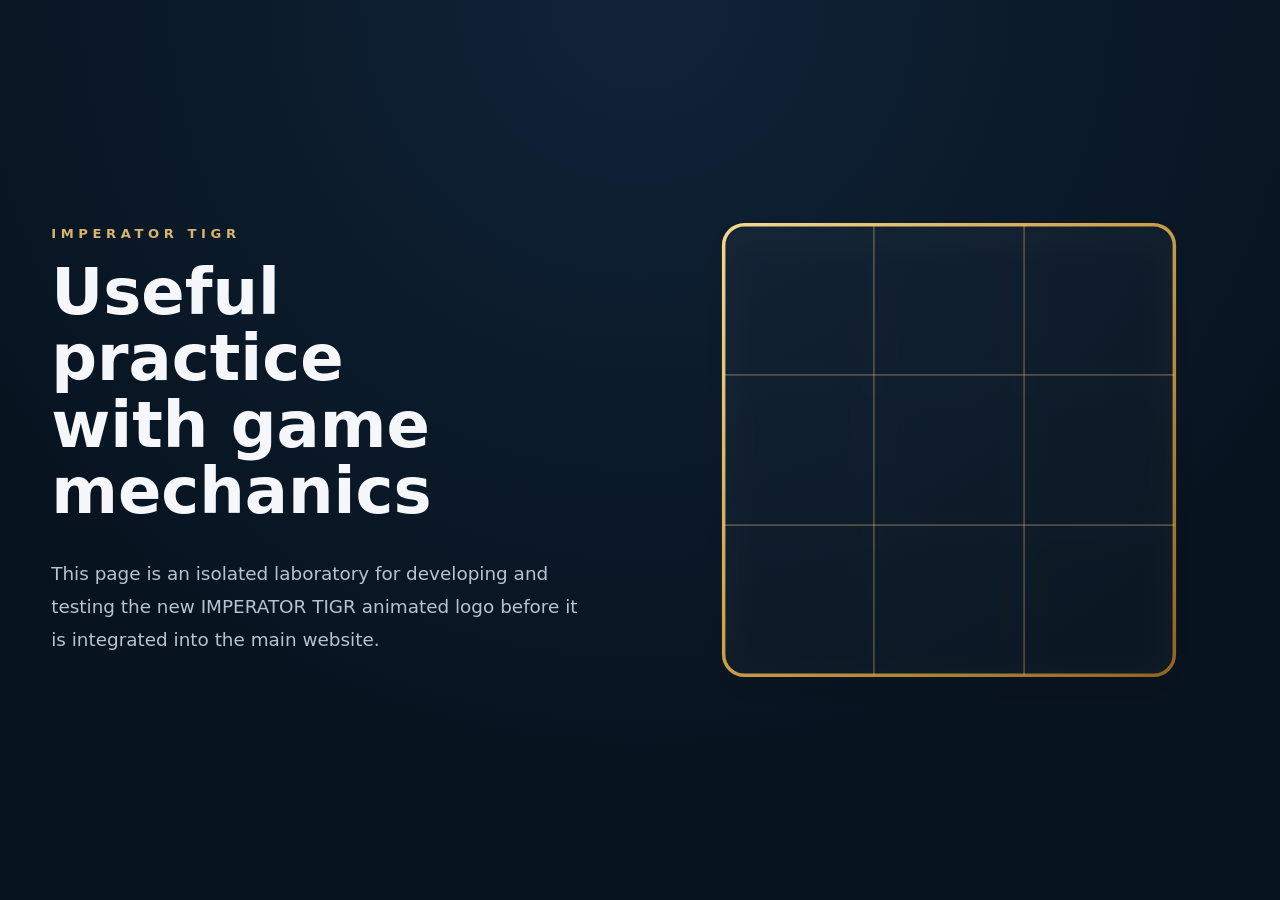
<file: concept/logo_v2/index.html>
<!DOCTYPE html>
<html lang="en">

<head>

    <meta charset="UTF-8">
    <meta name="viewport"
          content="width=device-width, initial-scale=1.0">

    <title>IMPERATOR TIGR | Logo V2 Laboratory</title>

    <link rel="stylesheet"
          href="css/logo_v2.css">

</head>

<body>

    <main class="page">

        <section class="hero">

            <div class="hero_content">

                <span class="hero_label">
                    IMPERATOR TIGR
                </span>

                <h1>
                    Useful practice<br>
                    with game mechanics
                </h1>

                <p>
                    This page is an isolated laboratory for developing and
                    testing the new IMPERATOR TIGR animated logo before it is
                    integrated into the main website.
                </p>

            </div>

            <div class="hero_logo">

                <object
                    class="logo"
                    type="image/svg+xml"
                    data="svg/logo_v2.svg"
                    aria-label="IMPERATOR TIGR logo">

                    Your browser does not support SVG.

                </object>

            </div>

        </section>

    </main>

</body>

</html>
</file>
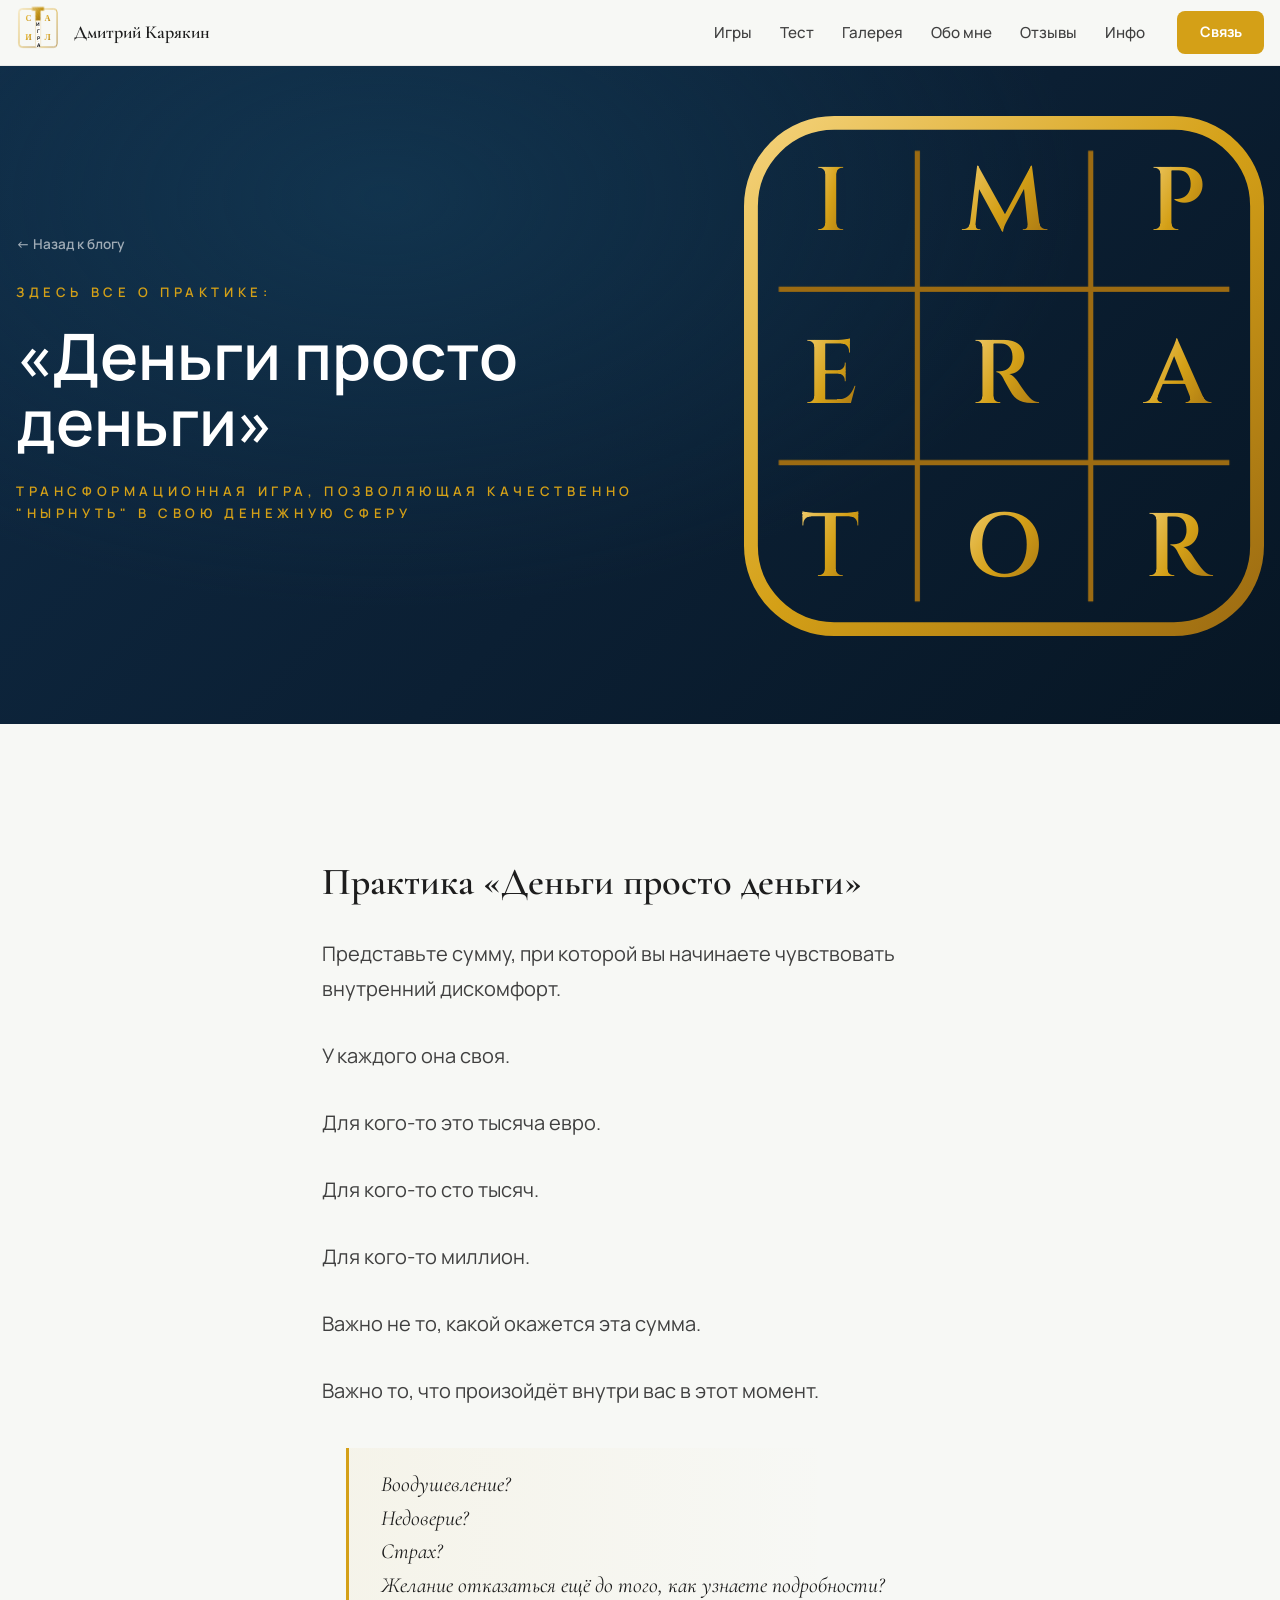
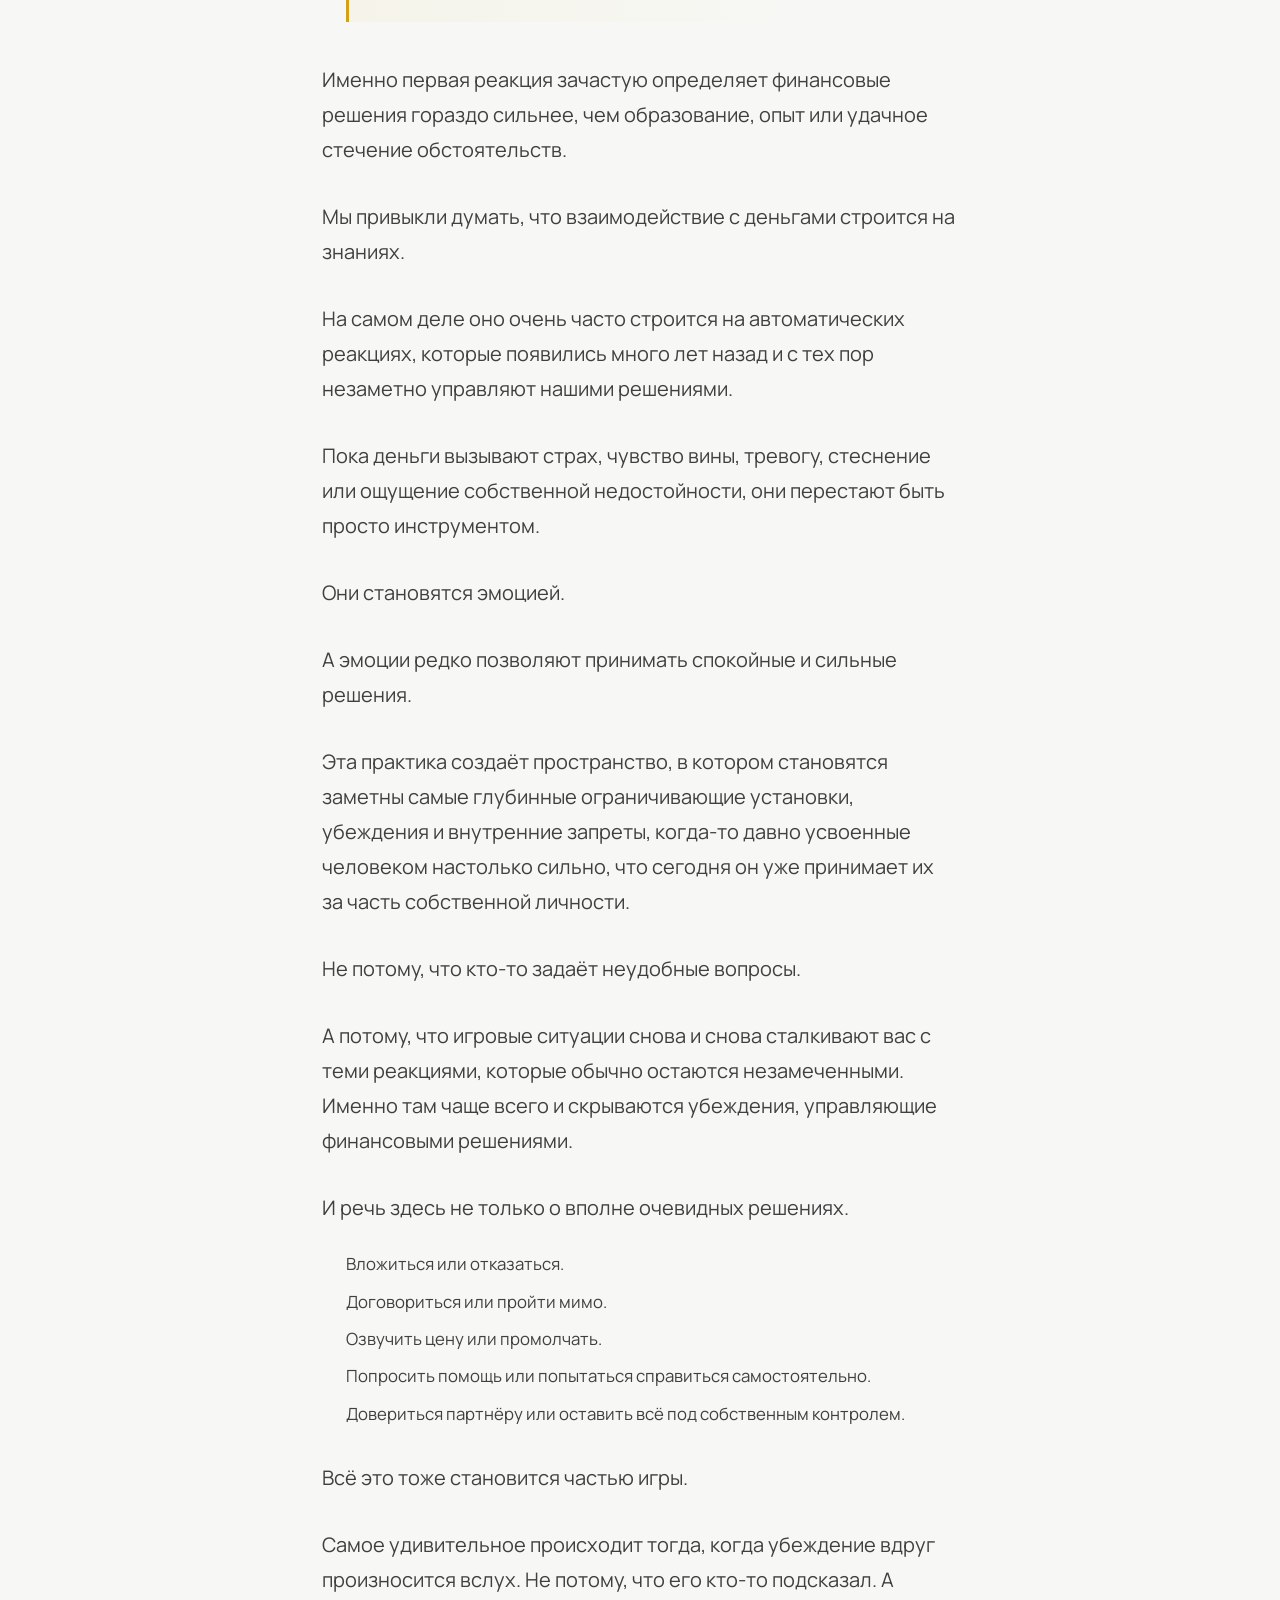
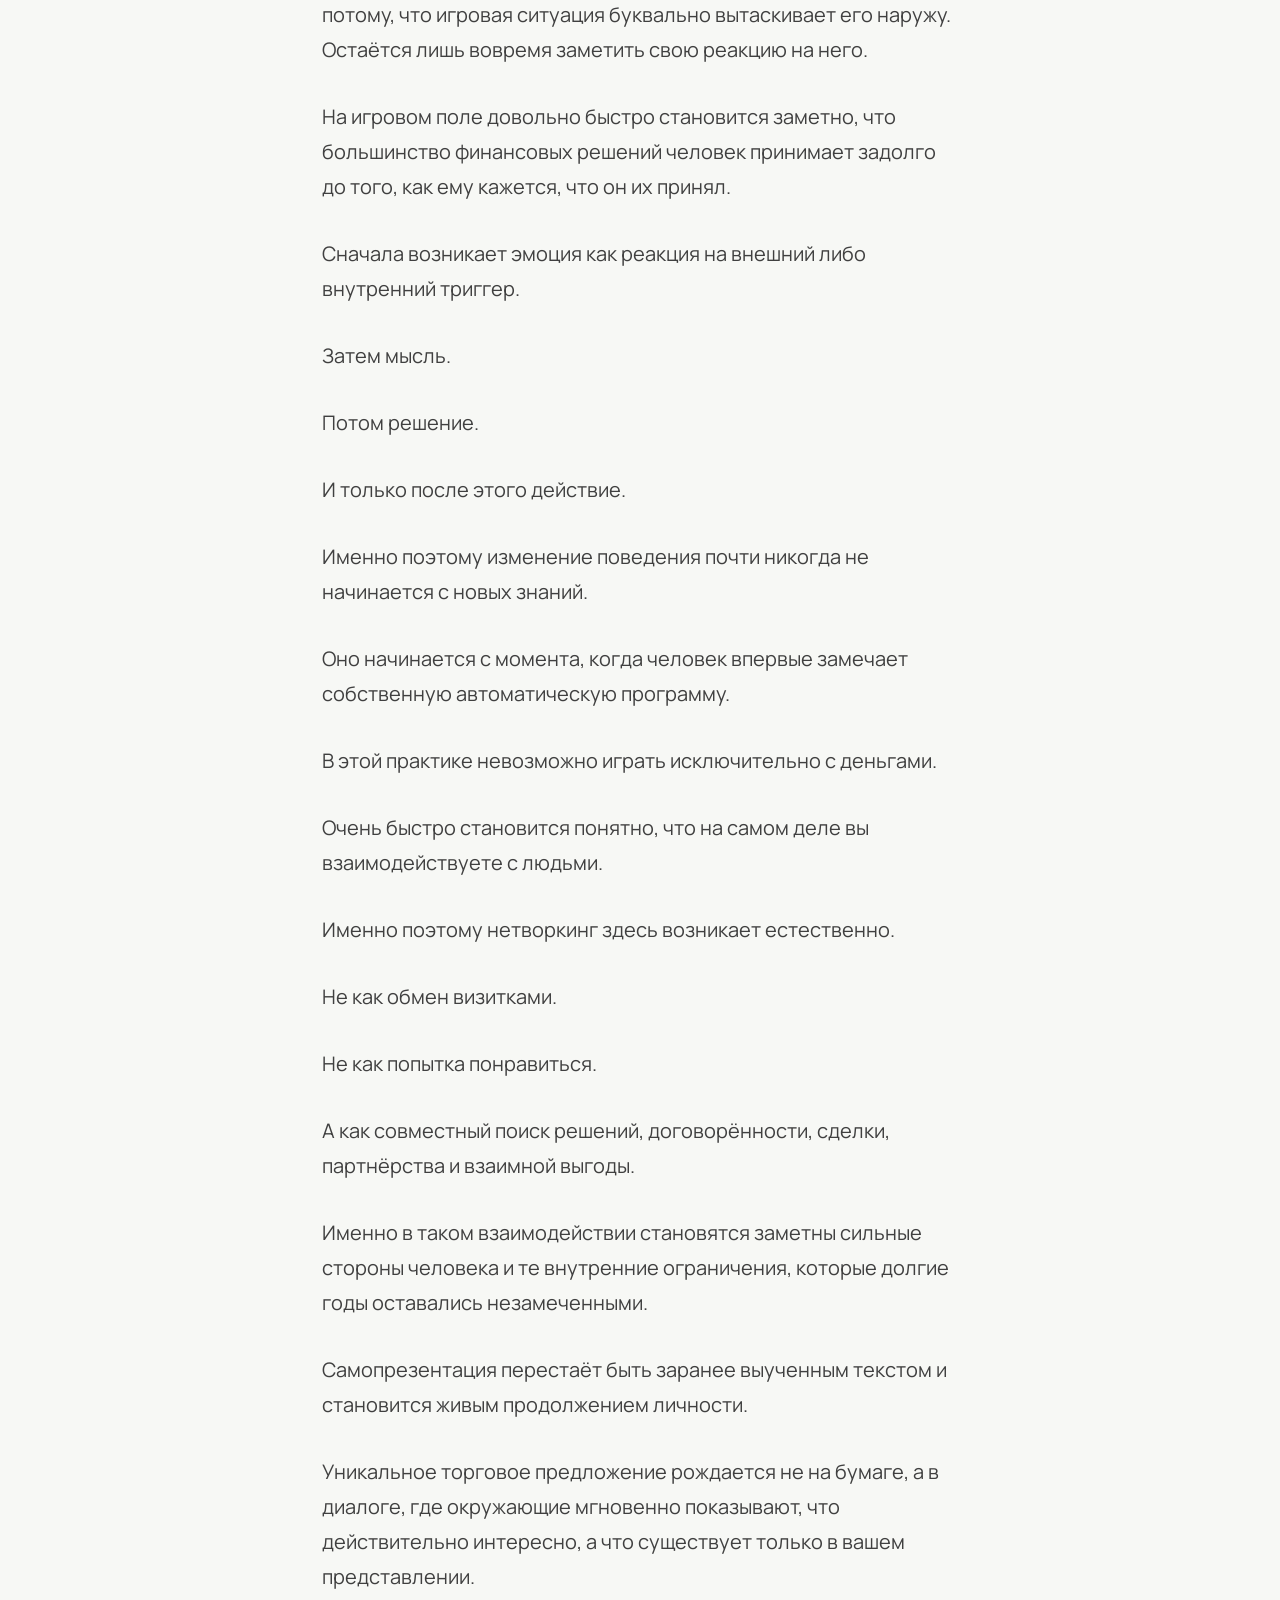
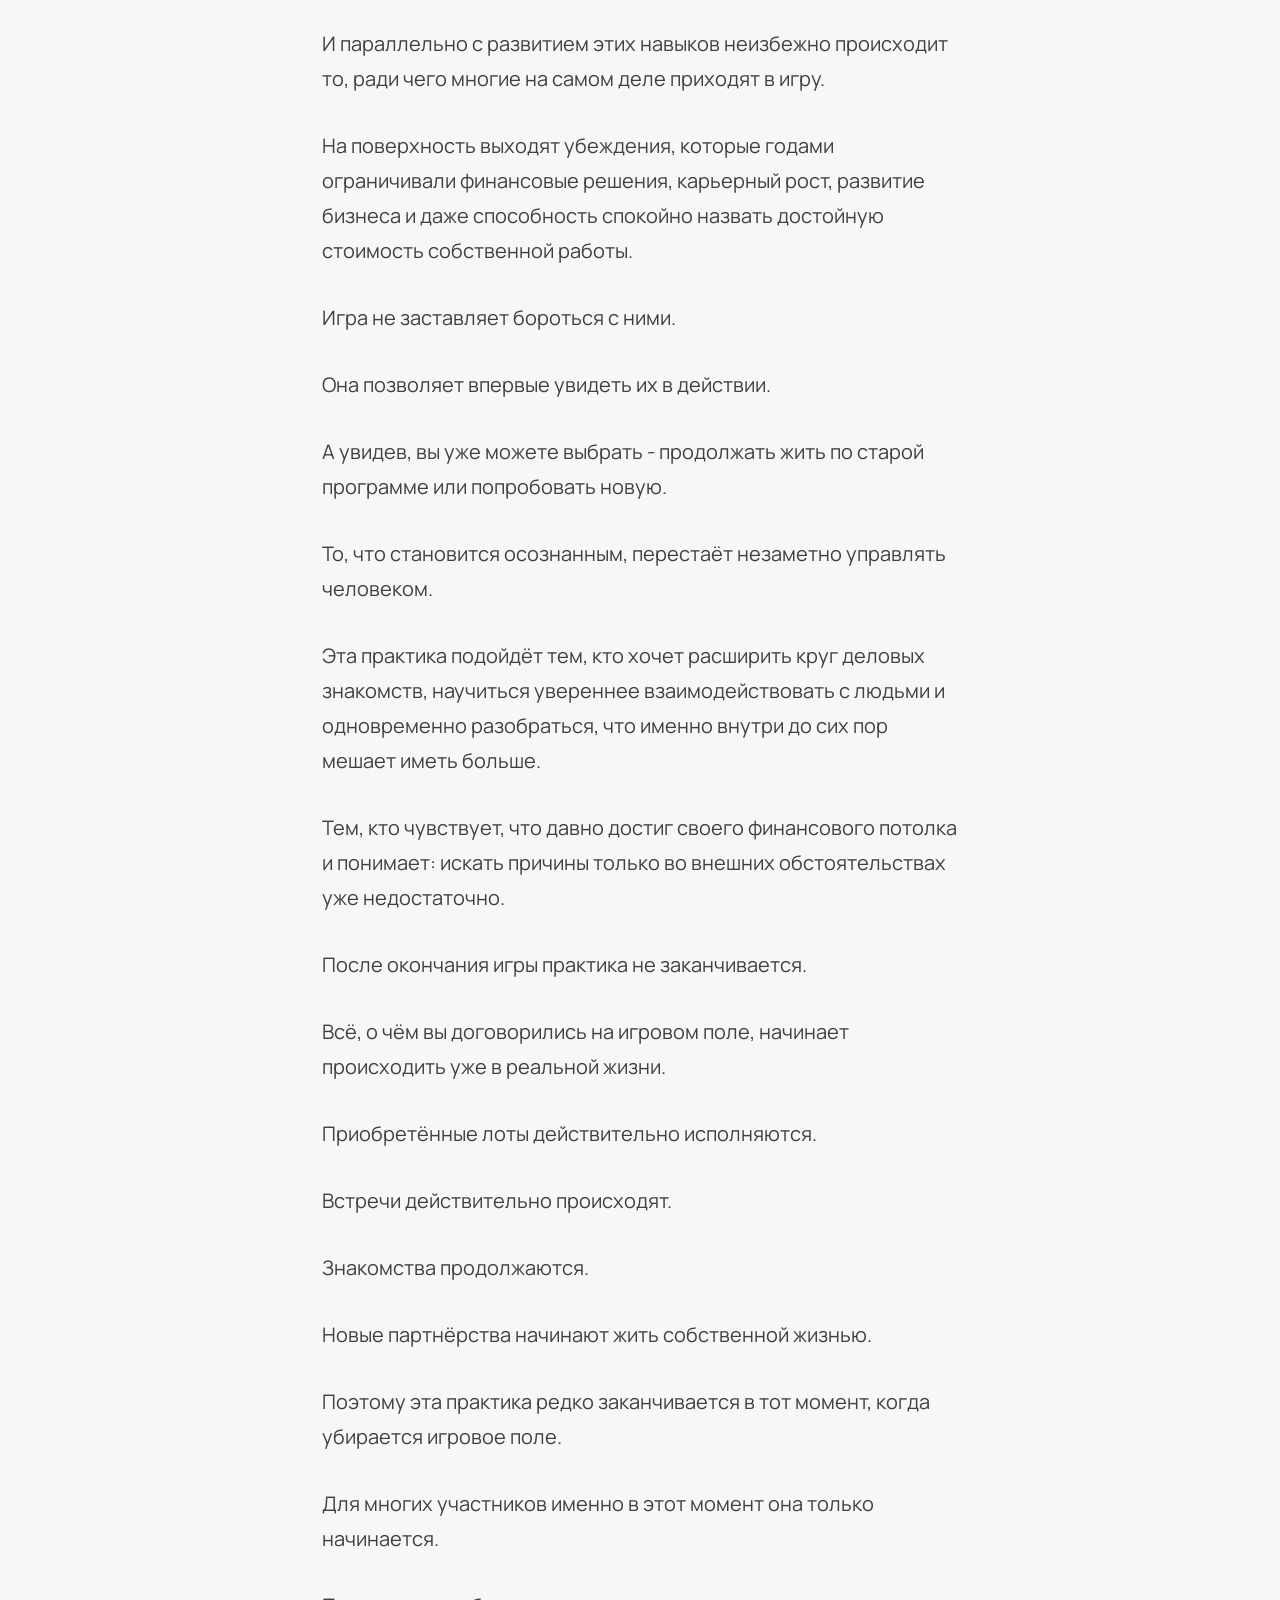
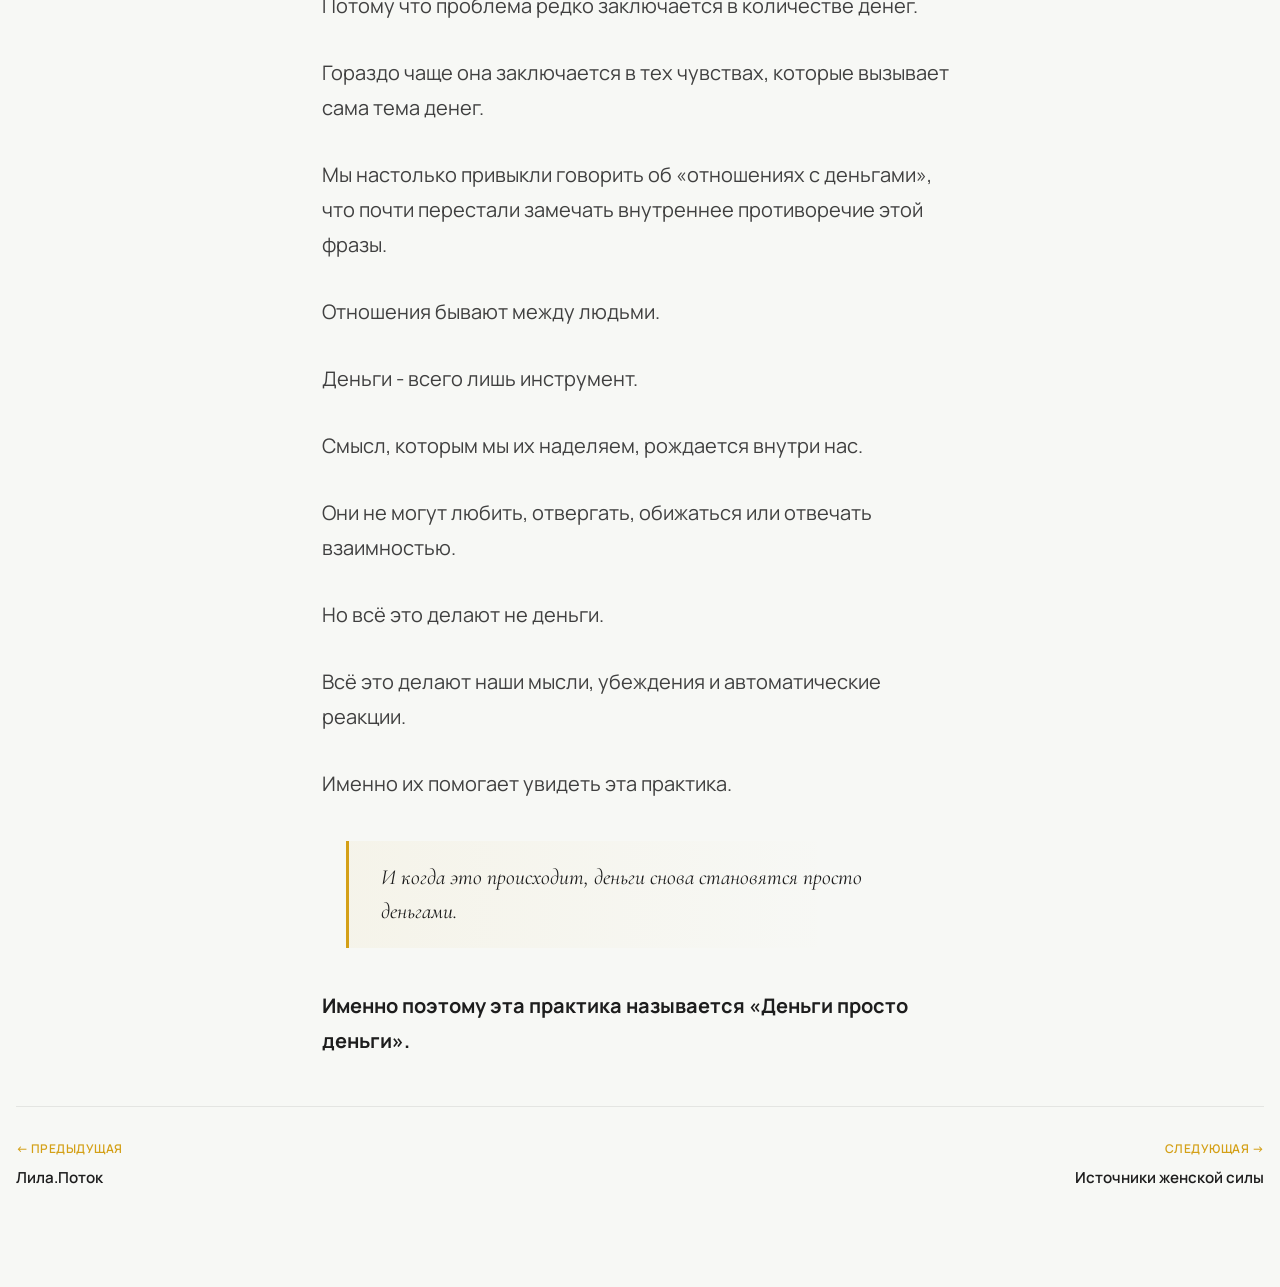
<file: blog/dpd.html>
<!DOCTYPE html>
<html lang="ru">

<head>

    <meta charset="UTF-8">

    <meta name="viewport"
          content="width=device-width, initial-scale=1.0">

    <meta name="color-scheme" content="light">

    <title>«Деньги просто деньги» | Дмитрий Карякин</title>

    <link rel="icon" type="image/svg+xml" href="../assets/icons/favicon.svg">

    <link rel="preconnect"
          href="https://fonts.googleapis.com">

    <link rel="preconnect"
          href="https://fonts.gstatic.com"
          crossorigin>

    <link href="https://fonts.googleapis.com/css2?family=Cinzel:wght@600&family=Cormorant+Garamond:wght@500;600;700&family=Manrope:wght@300;400;500;600;700;800&display=swap"
          rel="stylesheet">

    <link rel="stylesheet" href="../src/css/base/reset.css">
    <link rel="stylesheet" href="../src/css/base/tokens.css">
    <link rel="stylesheet" href="../src/css/base/typography.css">
    <link rel="stylesheet" href="../src/css/layout/layout.css">
    <link rel="stylesheet" href="../src/css/components/header.css">
    <link rel="stylesheet" href="../src/css/components/logo.css">
    <link rel="stylesheet" href="../src/css/components/logo-sila.css">
    <link rel="stylesheet" href="../src/css/pages/post.css">
    <link rel="stylesheet" href="../src/css/utilities/utilities.css">

</head>

<body>

    <site-header></site-header>

    <main>

        <section class="post-hero">

            <div class="container post-hero-grid">

                <div class="post-hero-text">

                    <a class="post-hero-back" href="../index.html#blog">← Назад к блогу</a>

                    <span class="post-hero-eyebrow">Здесь все о практике:</span>

                    <h1 class="post-hero-title">«Деньги просто деньги»</h1>

                    <span class="post-hero-eyebrow">Трансформационная игра, позволяющая качественно "нырнуть" в свою денежную сферу</span>

                </div>

                <div class="post-hero-logo" data-photo="../assets/images/dpd.jpg">

                    <site-logo></site-logo>

                </div>

            </div>

        </section>

        <section class="post">

            <div class="container">

                <div class="post-stub">
                    <section class="practice-description">

  <h2>Практика «Деньги просто деньги»</h2>

  <p>
    Представьте сумму, при которой вы начинаете чувствовать внутренний дискомфорт.
  </p>

  <p>
    У каждого она своя.
  </p>

  <p>Для кого-то это тысяча евро.</p>

  <p>Для кого-то сто тысяч.</p>

  <p>Для кого-то миллион.</p>

  <p>
    Важно не то, какой окажется эта сумма.
  </p>

  <p>
    Важно то, что произойдёт внутри вас в этот момент.
  </p>

  <blockquote>
    Воодушевление?<br>
    Недоверие?<br>
    Страх?<br>
    Желание отказаться ещё до того, как узнаете подробности?
  </blockquote>

  <p>
    Именно первая реакция зачастую определяет финансовые решения гораздо сильнее, чем образование, опыт или удачное стечение обстоятельств.
  </p>

  <p>
    Мы привыкли думать, что взаимодействие с деньгами строится на знаниях.
  </p>

  <p>
    На самом деле оно очень часто строится на автоматических реакциях, которые появились много лет назад и с тех пор незаметно управляют нашими решениями.
  </p>

  <p>
    Пока деньги вызывают страх, чувство вины, тревогу, стеснение или ощущение собственной недостойности, они перестают быть просто инструментом.
  </p>

  <p>
    Они становятся эмоцией.
  </p>

  <p>
    А эмоции редко позволяют принимать спокойные и сильные решения.
  </p>

  <p>
    Эта практика создаёт пространство, в котором становятся заметны самые глубинные ограничивающие установки, убеждения и внутренние запреты, когда-то давно усвоенные человеком настолько сильно, что сегодня он уже принимает их за часть собственной личности.
  </p>

  <p>
    Не потому, что кто-то задаёт неудобные вопросы.
  </p>

  <p>
    А потому, что игровые ситуации снова и снова сталкивают вас с теми реакциями, которые обычно остаются незамеченными. Именно там чаще всего и скрываются убеждения, управляющие финансовыми решениями.
  </p>

  <p>
    И речь здесь не только о вполне очевидных решениях.
  </p>

  <ul>
    <li>Вложиться или отказаться.</li>
    <li>Договориться или пройти мимо.</li>
    <li>Озвучить цену или промолчать.</li>
    <li>Попросить помощь или попытаться справиться самостоятельно.</li>
    <li>Довериться партнёру или оставить всё под собственным контролем.</li>
  </ul>

  <p>
    Всё это тоже становится частью игры.
  </p>

  <p>
    Самое удивительное происходит тогда, когда убеждение вдруг произносится вслух. Не потому, что его кто-то подсказал. А потому, что игровая ситуация буквально вытаскивает его наружу. Остаётся лишь вовремя заметить свою реакцию на него.
  </p>

  <p>
    На игровом поле довольно быстро становится заметно, что большинство финансовых решений человек принимает задолго до того, как ему кажется, что он их принял.
  </p>

  <p>Сначала возникает эмоция как реакция на внешний либо внутренний триггер.</p>

  <p>Затем мысль.</p>

  <p>Потом решение.</p>

  <p>И только после этого действие.</p>

  <p>
    Именно поэтому изменение поведения почти никогда не начинается с новых знаний.
  </p>

  <p>
    Оно начинается с момента, когда человек впервые замечает собственную автоматическую программу.
  </p>

  <p>
    В этой практике невозможно играть исключительно с деньгами.
  </p>

  <p>
    Очень быстро становится понятно, что на самом деле вы взаимодействуете с людьми.
  </p>

  <p>
    Именно поэтому нетворкинг здесь возникает естественно.
  </p>

  <p>Не как обмен визитками.</p>

  <p>Не как попытка понравиться.</p>

  <p>
    А как совместный поиск решений, договорённости, сделки, партнёрства и взаимной выгоды.
  </p>

  <p>
    Именно в таком взаимодействии становятся заметны сильные стороны человека и те внутренние ограничения, которые долгие годы оставались незамеченными.
  </p>

  <p>
    Самопрезентация перестаёт быть заранее выученным текстом и становится живым продолжением личности.
  </p>

  <p>
    Уникальное торговое предложение рождается не на бумаге, а в диалоге, где окружающие мгновенно показывают, что действительно интересно, а что существует только в вашем представлении.
  </p>

  <p>
    И параллельно с развитием этих навыков неизбежно происходит то, ради чего многие на самом деле приходят в игру.
  </p>

  <p>
    На поверхность выходят убеждения, которые годами ограничивали финансовые решения, карьерный рост, развитие бизнеса и даже способность спокойно назвать достойную стоимость собственной работы.
  </p>

  <p>Игра не заставляет бороться с ними.</p>

  <p>Она позволяет впервые увидеть их в действии.</p>

  <p>
    А увидев, вы уже можете выбрать - продолжать жить по старой программе или попробовать новую.
  </p>

  <p>
    То, что становится осознанным, перестаёт незаметно управлять человеком.
  </p>

  <p>
    Эта практика подойдёт тем, кто хочет расширить круг деловых знакомств, научиться увереннее взаимодействовать с людьми и одновременно разобраться, что именно внутри до сих пор мешает иметь больше.
  </p>

  <p>
    Тем, кто чувствует, что давно достиг своего финансового потолка и понимает: искать причины только во внешних обстоятельствах уже недостаточно.
  </p>

  <p>
    После окончания игры практика не заканчивается.
  </p>

  <p>
    Всё, о чём вы договорились на игровом поле, начинает происходить уже в реальной жизни.
  </p>

  <p>Приобретённые лоты действительно исполняются.</p>

  <p>Встречи действительно происходят.</p>

  <p>Знакомства продолжаются.</p>

  <p>Новые партнёрства начинают жить собственной жизнью.</p>

  <p>
    Поэтому эта практика редко заканчивается в тот момент, когда убирается игровое поле.
  </p>

  <p>
    Для многих участников именно в этот момент она только начинается.
  </p>

  <p>
    Потому что проблема редко заключается в количестве денег.
  </p>

  <p>
    Гораздо чаще она заключается в тех чувствах, которые вызывает сама тема денег.
  </p>

  <p>
    Мы настолько привыкли говорить об «отношениях с деньгами», что почти перестали замечать внутреннее противоречие этой фразы.
  </p>

  <p>Отношения бывают между людьми.</p>

  <p>Деньги - всего лишь инструмент.</p>

  <p>Смысл, которым мы их наделяем, рождается внутри нас.</p>

  <p>Они не могут любить, отвергать, обижаться или отвечать взаимностью.</p>

  <p>Но всё это делают не деньги.</p>

  <p>Всё это делают наши мысли, убеждения и автоматические реакции.</p>

  <p>
    Именно их помогает увидеть эта практика.
  </p>

  <blockquote>
    И когда это происходит, деньги снова становятся просто деньгами.
  </blockquote>

  <p>
    <strong>Именно поэтому эта практика называется «Деньги просто деньги».</strong>
  </p>

</section>
                </div>

                <nav class="post-nav" id="post-nav"></nav>

            </div>

        </section>

    </main>

    <script type="module" src="../src/js/app.js"></script>

    <body data-post-slug="dpd"></body>

</body>

</html>
</file>
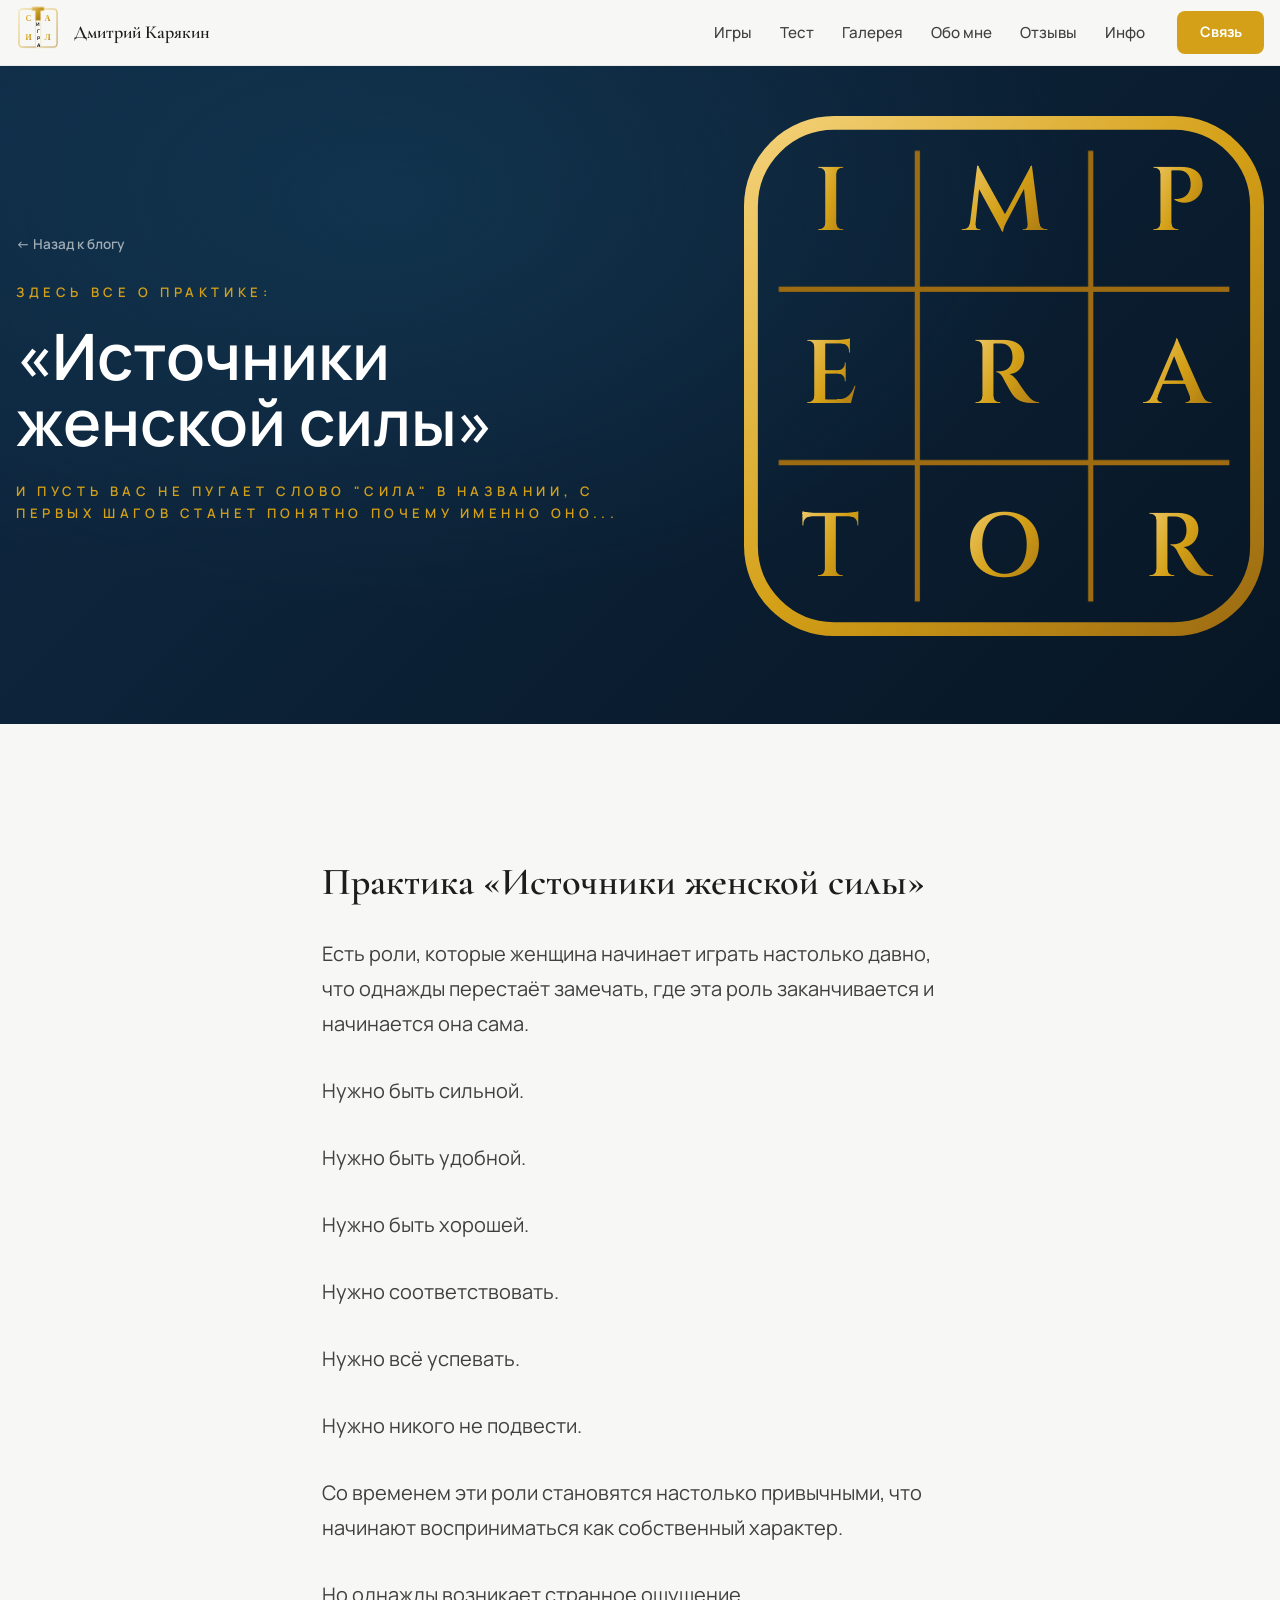
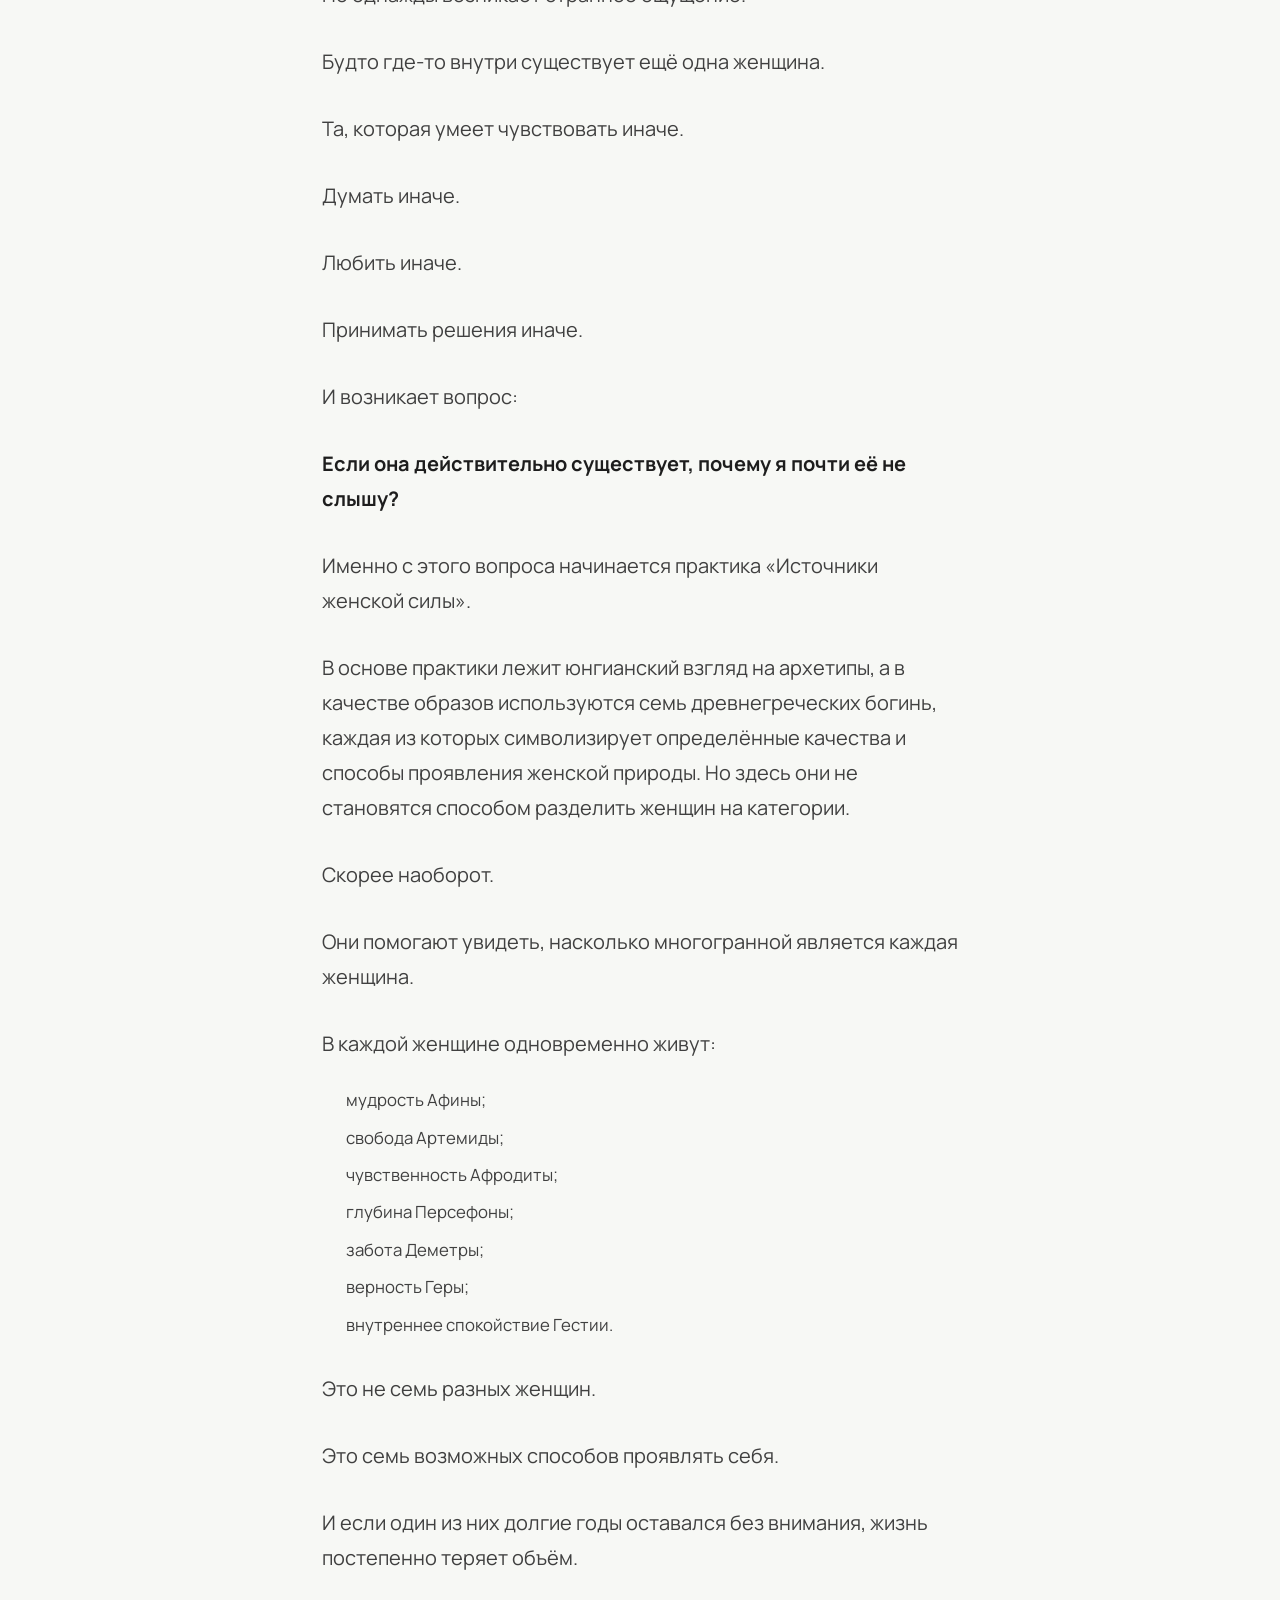
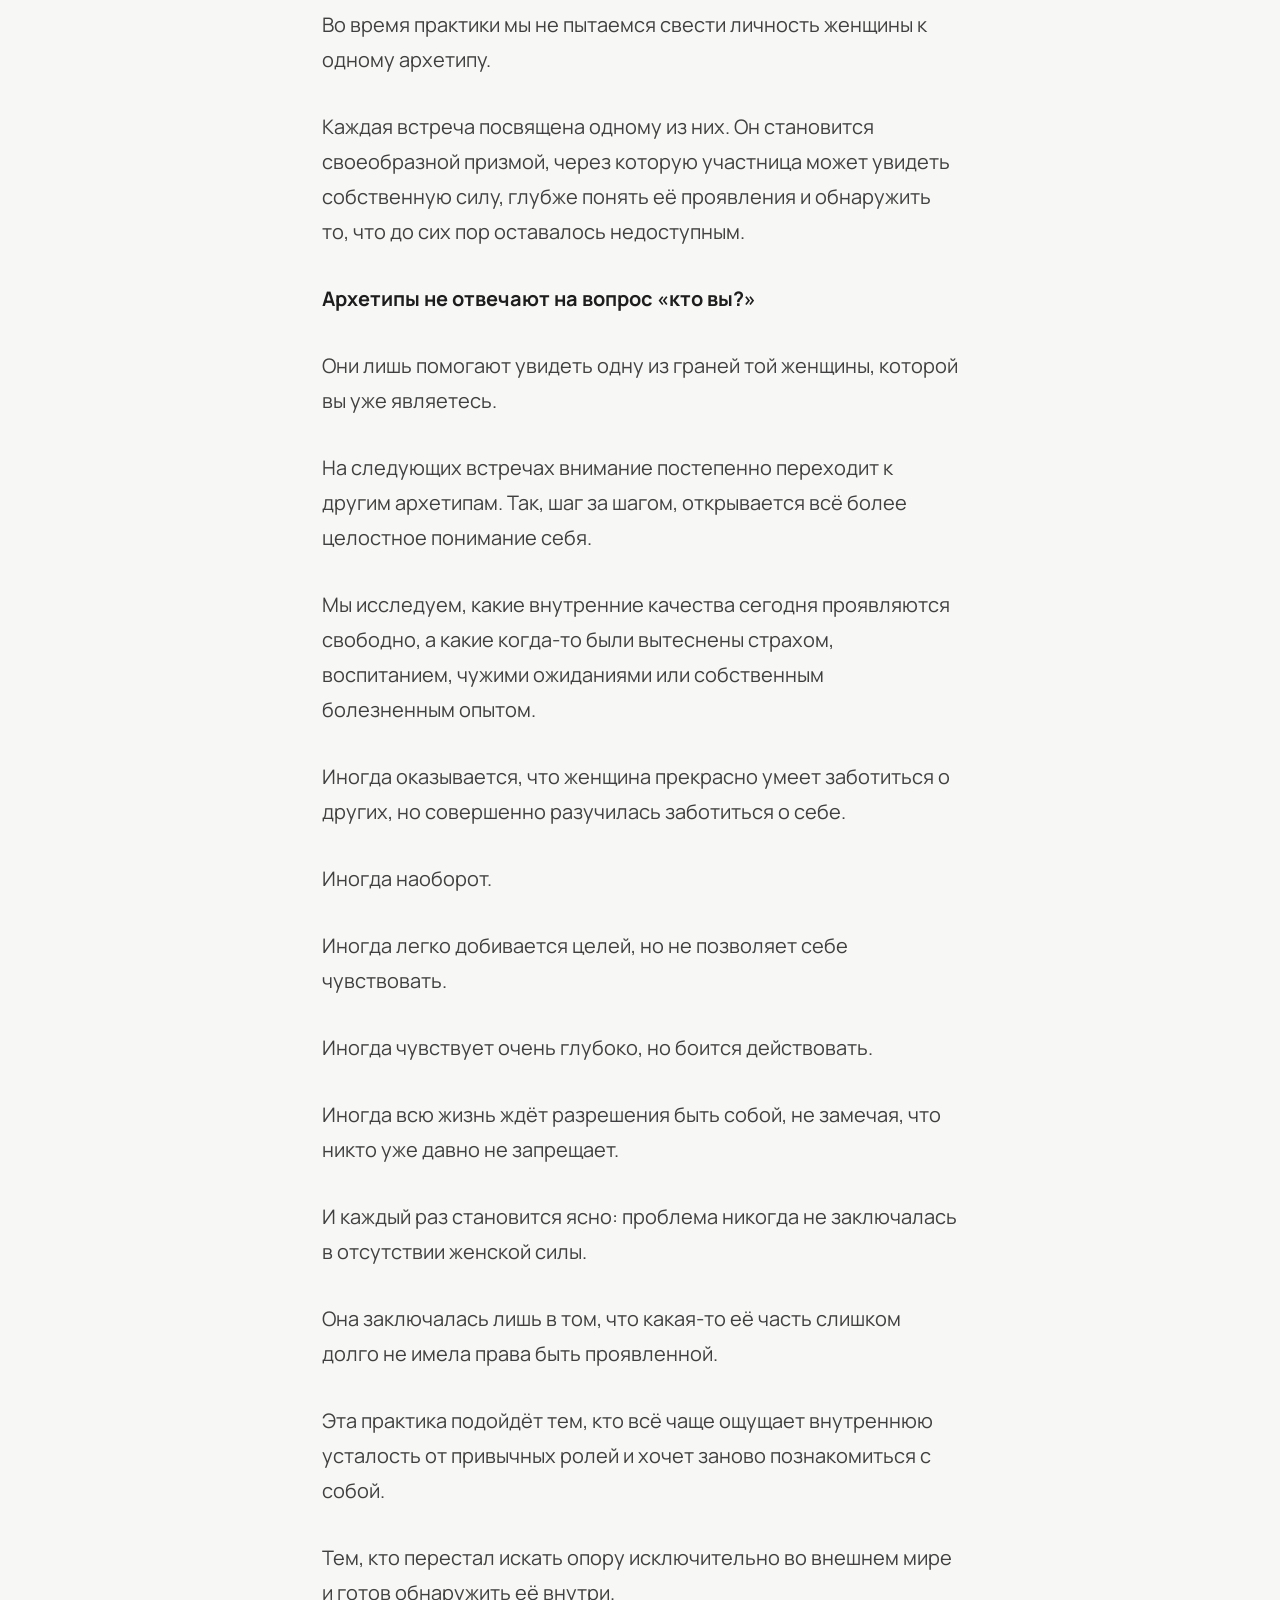
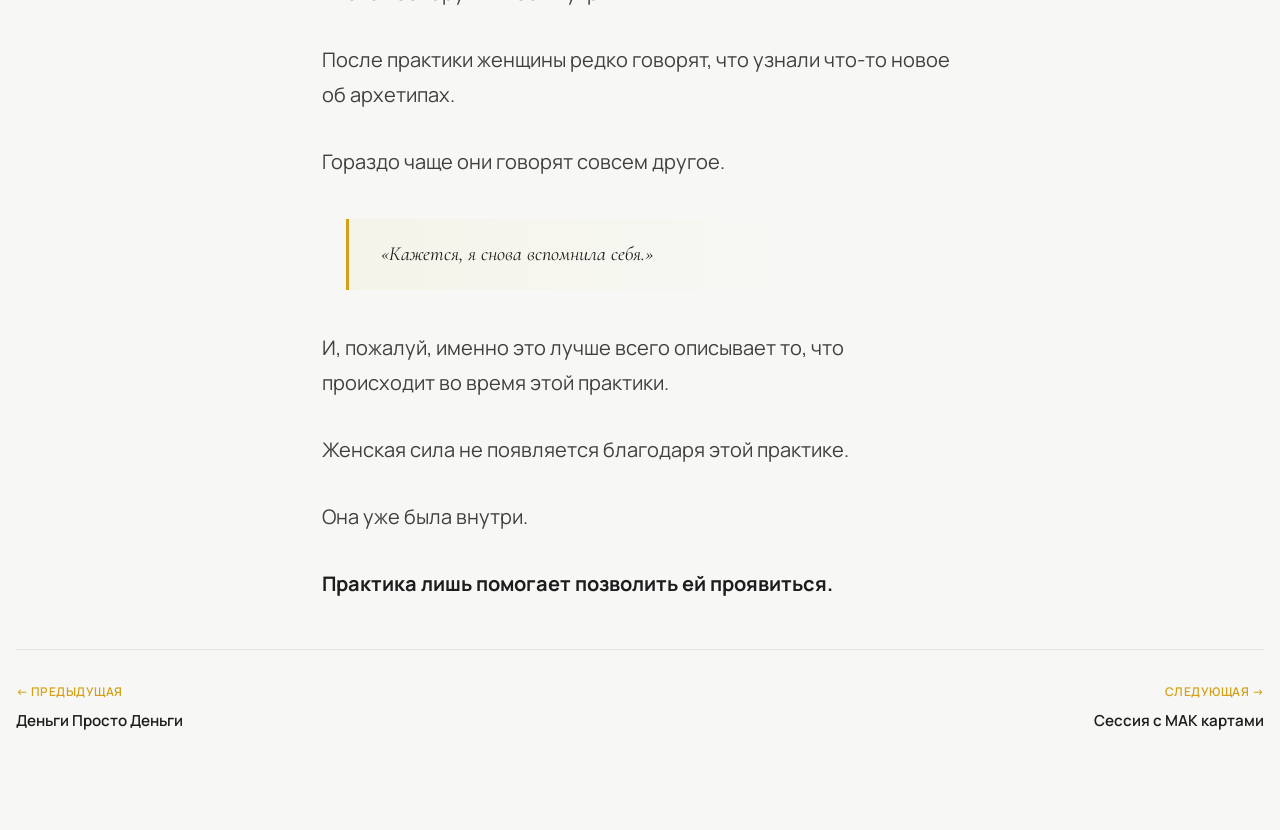
<file: blog/igs.html>
<!DOCTYPE html>
<html lang="ru">

<head>

    <meta charset="UTF-8">

    <meta name="viewport"
          content="width=device-width, initial-scale=1.0">

    <meta name="color-scheme" content="light">

    <title>«Источники женской силы» | Дмитрий Карякин</title>

    <link rel="icon" type="image/svg+xml" href="../assets/icons/favicon.svg">

    <link rel="preconnect"
          href="https://fonts.googleapis.com">

    <link rel="preconnect"
          href="https://fonts.gstatic.com"
          crossorigin>

    <link href="https://fonts.googleapis.com/css2?family=Cinzel:wght@600&family=Cormorant+Garamond:wght@500;600;700&family=Manrope:wght@300;400;500;600;700;800&display=swap"
          rel="stylesheet">

    <link rel="stylesheet" href="../src/css/base/reset.css">
    <link rel="stylesheet" href="../src/css/base/tokens.css">
    <link rel="stylesheet" href="../src/css/base/typography.css">
    <link rel="stylesheet" href="../src/css/layout/layout.css">
    <link rel="stylesheet" href="../src/css/components/header.css">
    <link rel="stylesheet" href="../src/css/components/logo.css">
    <link rel="stylesheet" href="../src/css/components/logo-sila.css">
    <link rel="stylesheet" href="../src/css/pages/post.css">
    <link rel="stylesheet" href="../src/css/utilities/utilities.css">

</head>

<body>

    <site-header></site-header>

    <main>

        <section class="post-hero">

            <div class="container post-hero-grid">

                <div class="post-hero-text">

                    <a class="post-hero-back" href="../index.html#blog">← Назад к блогу</a>

                    <span class="post-hero-eyebrow">Здесь все о практике:</span>

                    <h1 class="post-hero-title">«Источники женской силы»</h1>

                    <span class="post-hero-eyebrow">И пусть вас не пугает слово "сила" в названии, с первых шагов станет понятно почему именно оно...</span>

                </div>

                <div class="post-hero-logo" data-photo="../assets/images/igs.jpg">

                    <site-logo></site-logo>

                </div>

            </div>

        </section>

        <section class="post">

            <div class="container">

                <div class="post-stub">
                <h2>Практика «Источники женской силы»</h2>

<p>Есть роли, которые женщина начинает играть настолько давно, что однажды перестаёт замечать, где эта роль заканчивается и начинается она сама.</p>

<p>Нужно быть сильной.</p>

<p>Нужно быть удобной.</p>

<p>Нужно быть хорошей.</p>

<p>Нужно соответствовать.</p>

<p>Нужно всё успевать.</p>

<p>Нужно никого не подвести.</p>

<p>Со временем эти роли становятся настолько привычными, что начинают восприниматься как собственный характер.</p>

<p>Но однажды возникает странное ощущение.</p>

<p>Будто где-то внутри существует ещё одна женщина.</p>

<p>Та, которая умеет чувствовать иначе.</p>

<p>Думать иначе.</p>

<p>Любить иначе.</p>

<p>Принимать решения иначе.</p>

<p>И возникает вопрос:</p>

<p><strong>Если она действительно существует, почему я почти её не слышу?</strong></p>

<p>Именно с этого вопроса начинается практика «Источники женской силы».</p>

<p>В основе практики лежит юнгианский взгляд на архетипы, а в качестве образов используются семь древнегреческих богинь, каждая из которых символизирует определённые качества и способы проявления женской природы. Но здесь они не становятся способом разделить женщин на категории.</p>

<p>Скорее наоборот.</p>

<p>Они помогают увидеть, насколько многогранной является каждая женщина.</p>

<p>В каждой женщине одновременно живут:</p>

<ul>
    <li>мудрость Афины;</li>
    <li>свобода Артемиды;</li>
    <li>чувственность Афродиты;</li>
    <li>глубина Персефоны;</li>
    <li>забота Деметры;</li>
    <li>верность Геры;</li>
    <li>внутреннее спокойствие Гестии.</li>
</ul>

<p>Это не семь разных женщин.</p>

<p>Это семь возможных способов проявлять себя.</p>

<p>И если один из них долгие годы оставался без внимания, жизнь постепенно теряет объём.</p>

<p>Во время практики мы не пытаемся свести личность женщины к одному архетипу.</p>

<p>Каждая встреча посвящена одному из них. Он становится своеобразной призмой, через которую участница может увидеть собственную силу, глубже понять её проявления и обнаружить то, что до сих пор оставалось недоступным.</p>

<p><strong>Архетипы не отвечают на вопрос «кто вы?»</strong></p>

<p>Они лишь помогают увидеть одну из граней той женщины, которой вы уже являетесь.</p>

<p>На следующих встречах внимание постепенно переходит к другим архетипам. Так, шаг за шагом, открывается всё более целостное понимание себя.</p>

<p>Мы исследуем, какие внутренние качества сегодня проявляются свободно, а какие когда-то были вытеснены страхом, воспитанием, чужими ожиданиями или собственным болезненным опытом.</p>

<p>Иногда оказывается, что женщина прекрасно умеет заботиться о других, но совершенно разучилась заботиться о себе.</p>

<p>Иногда наоборот.</p>

<p>Иногда легко добивается целей, но не позволяет себе чувствовать.</p>

<p>Иногда чувствует очень глубоко, но боится действовать.</p>

<p>Иногда всю жизнь ждёт разрешения быть собой, не замечая, что никто уже давно не запрещает.</p>

<p>И каждый раз становится ясно: проблема никогда не заключалась в отсутствии женской силы.</p>

<p>Она заключалась лишь в том, что какая-то её часть слишком долго не имела права быть проявленной.</p>

<p>Эта практика подойдёт тем, кто всё чаще ощущает внутреннюю усталость от привычных ролей и хочет заново познакомиться с собой.</p>

<p>Тем, кто перестал искать опору исключительно во внешнем мире и готов обнаружить её внутри.</p>

<p>После практики женщины редко говорят, что узнали что-то новое об архетипах.</p>

<p>Гораздо чаще они говорят совсем другое.</p>

<blockquote>
    <p>«Кажется, я снова вспомнила себя.»</p>
</blockquote>

<p>И, пожалуй, именно это лучше всего описывает то, что происходит во время этой практики.</p>

<p>Женская сила не появляется благодаря этой практике.</p>

<p>Она уже была внутри.</p>

<p><strong>Практика лишь помогает позволить ей проявиться.</strong></p>
                </div>

                <nav class="post-nav" id="post-nav"></nav>

            </div>

        </section>

    </main>

    <script type="module" src="../src/js/app.js"></script>

    <body data-post-slug="igs"></body>

</body>

</html>
</file>
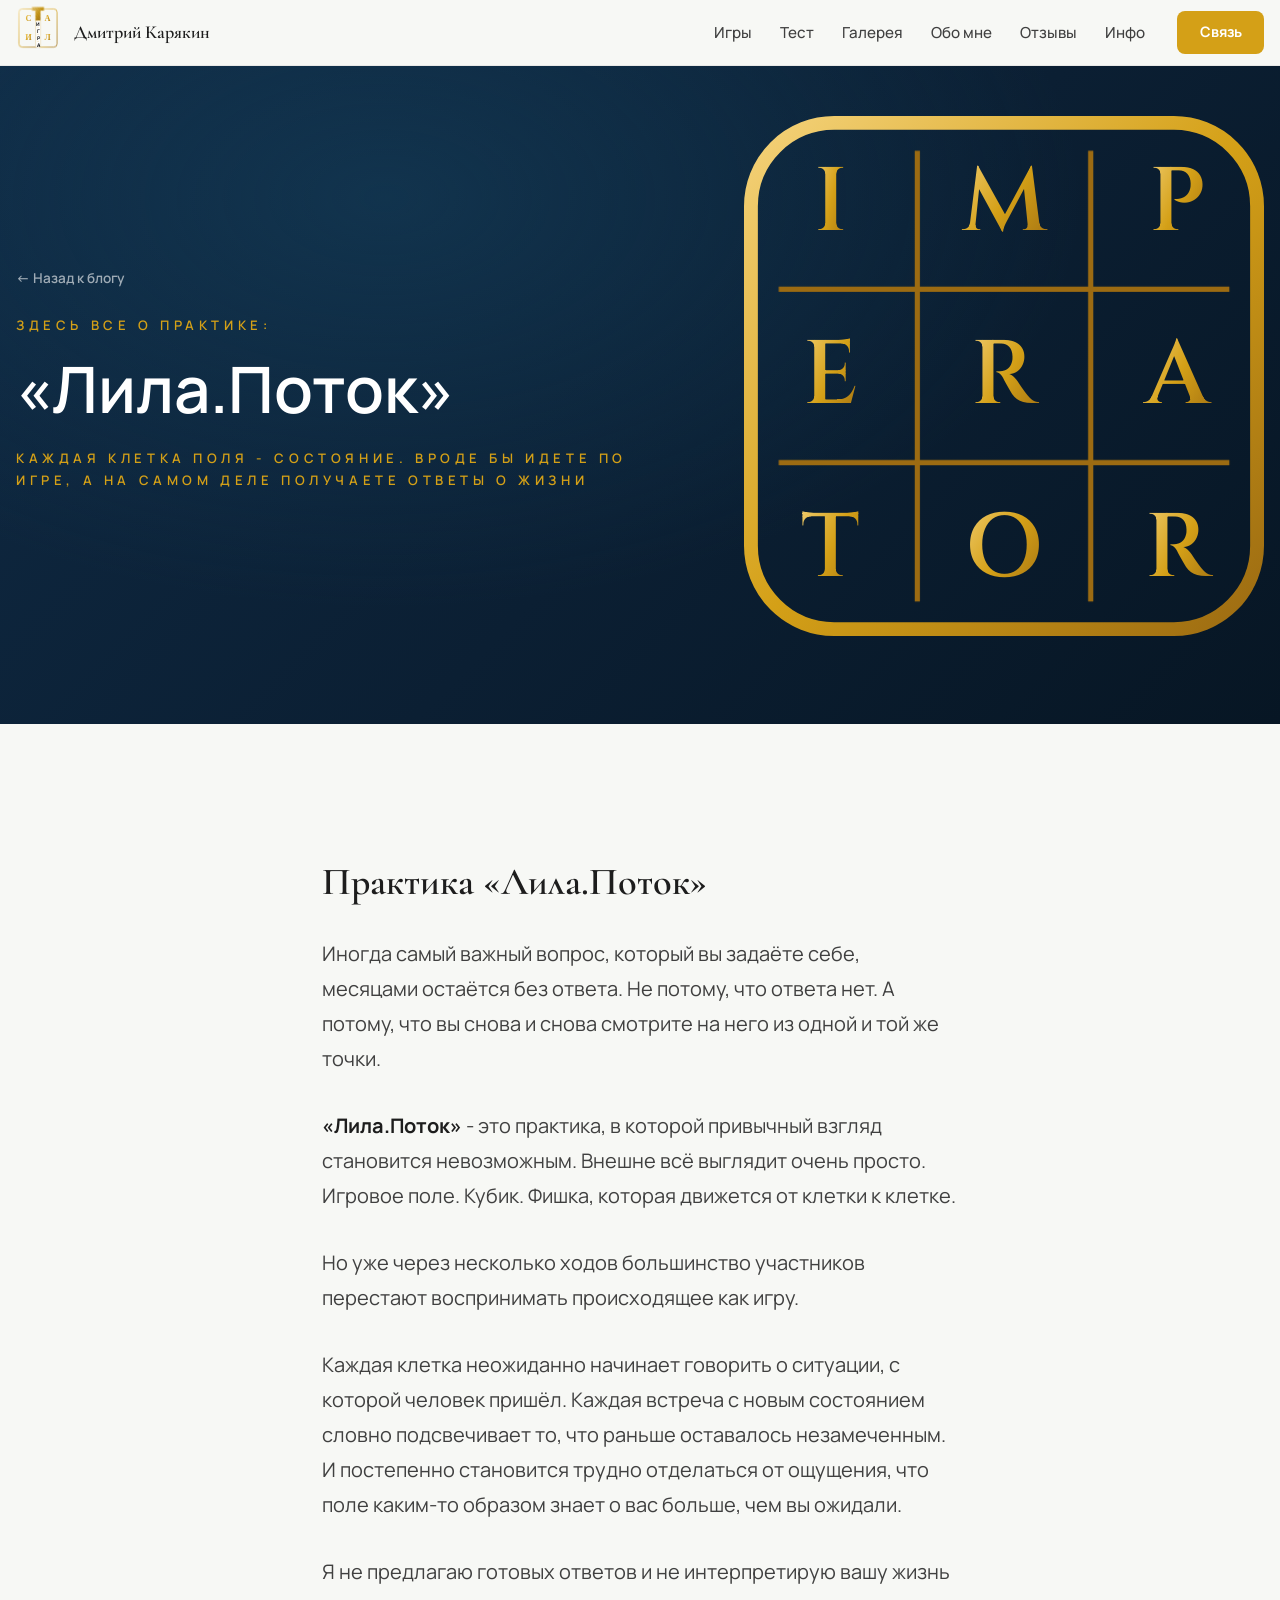
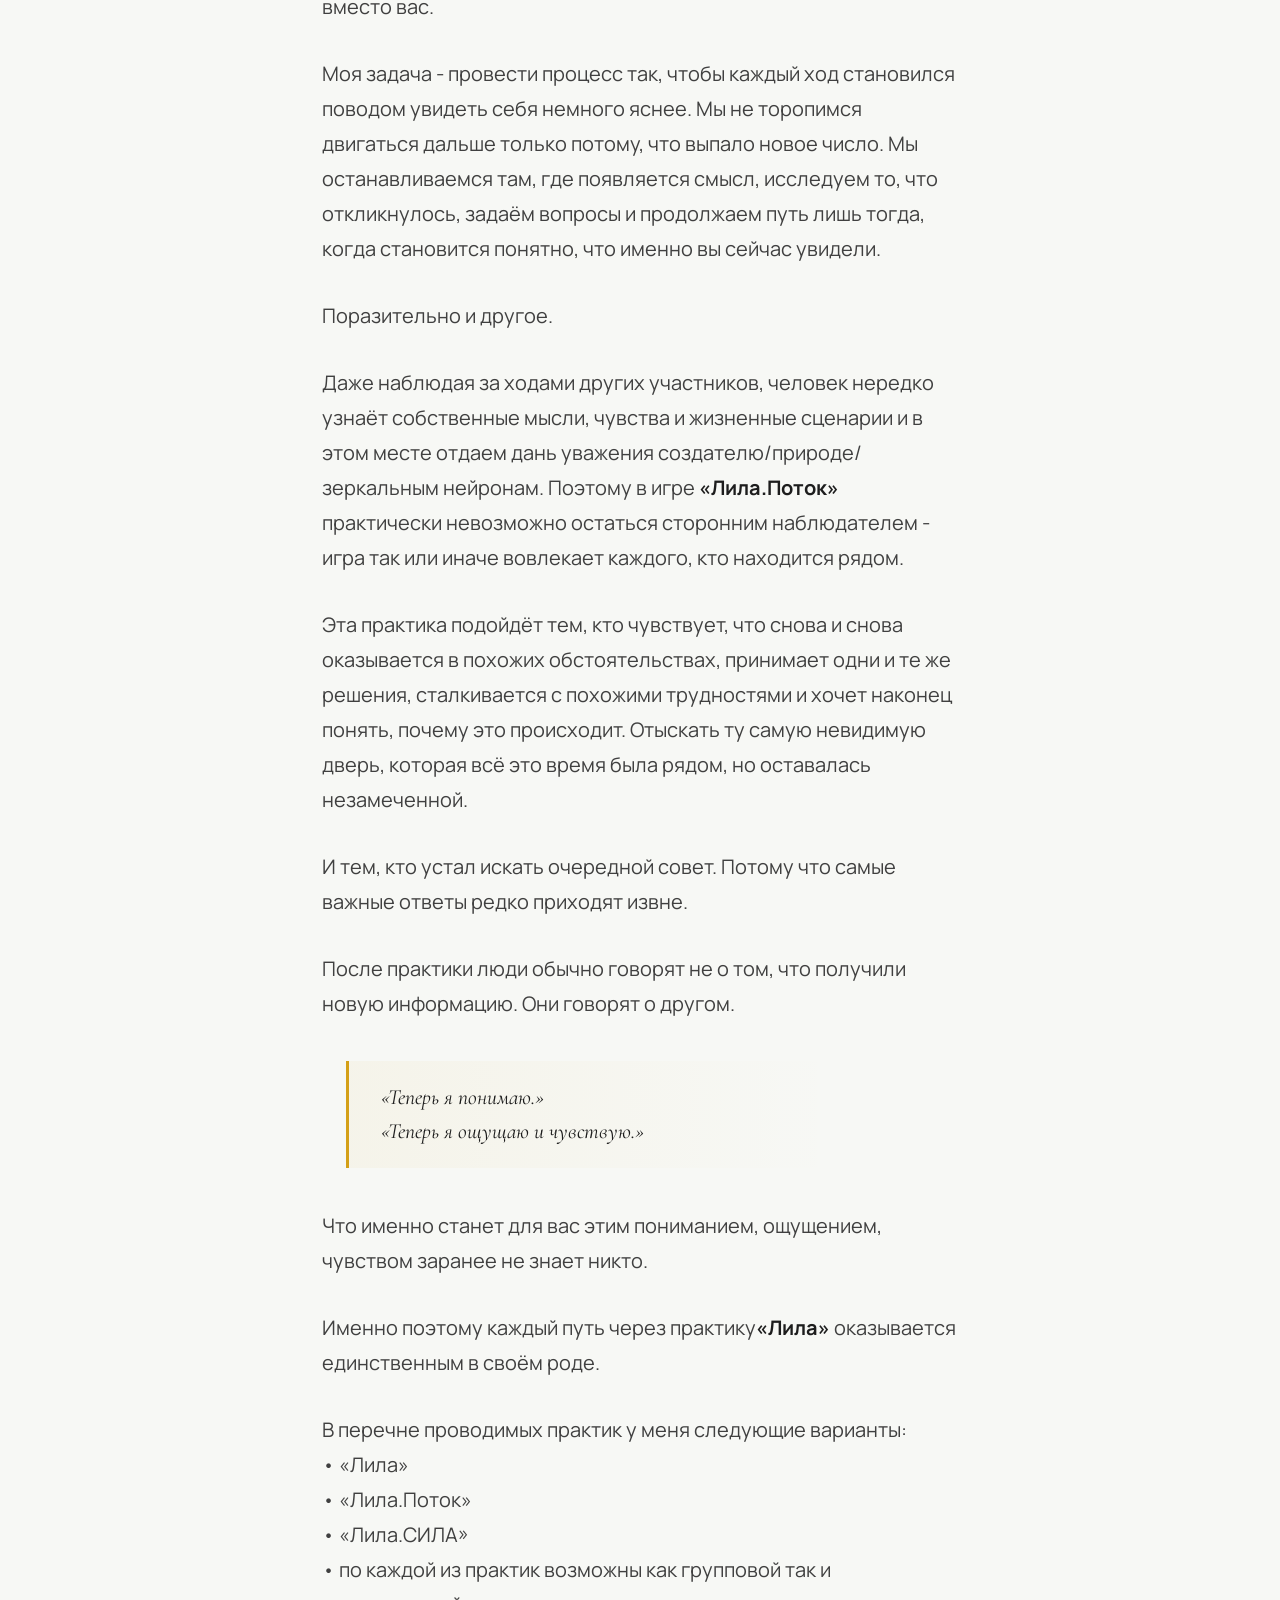
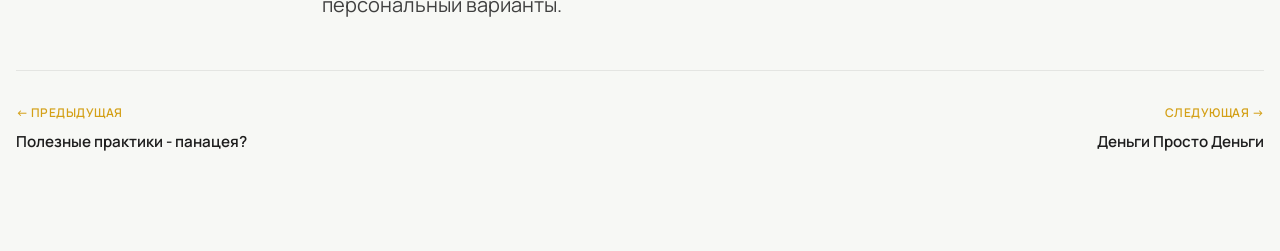
<file: blog/lila.html>
<!DOCTYPE html>
<html lang="ru">

<head>

    <meta charset="UTF-8">

    <meta name="viewport"
          content="width=device-width, initial-scale=1.0">

    <meta name="color-scheme" content="light">

    <title>Практика «Лила.Поток» | Дмитрий Карякин</title>

    <link rel="icon" type="image/svg+xml" href="../assets/icons/favicon.svg">

    <link rel="preconnect"
          href="https://fonts.googleapis.com">

    <link rel="preconnect"
          href="https://fonts.gstatic.com"
          crossorigin>

    <link href="https://fonts.googleapis.com/css2?family=Cinzel:wght@600&family=Cormorant+Garamond:wght@500;600;700&family=Manrope:wght@300;400;500;600;700;800&display=swap"
          rel="stylesheet">

    <link rel="stylesheet" href="../src/css/base/reset.css">
    <link rel="stylesheet" href="../src/css/base/tokens.css">
    <link rel="stylesheet" href="../src/css/base/typography.css">
    <link rel="stylesheet" href="../src/css/layout/layout.css">
    <link rel="stylesheet" href="../src/css/components/header.css">
    <link rel="stylesheet" href="../src/css/components/logo.css">
    <link rel="stylesheet" href="../src/css/components/logo-sila.css">
    <link rel="stylesheet" href="../src/css/pages/post.css">
    <link rel="stylesheet" href="../src/css/utilities/utilities.css">

</head>

<body>

    <site-header></site-header>

    <main>

        <section class="post-hero">

            <div class="container post-hero-grid">

                <div class="post-hero-text">

                    <a class="post-hero-back" href="../index.html#blog">← Назад к блогу</a>

                    <span class="post-hero-eyebrow">Здесь все о практике:</span>

                    <h1 class="post-hero-title">«Лила.Поток»</h1>

                    <span class="post-hero-eyebrow">Каждая клетка поля - состояние. Вроде бы идете по игре, а на самом деле получаете ответы о жизни</span>

                </div>

                <div class="post-hero-logo" data-photo="../assets/images/lila.jpg">

                    <site-logo></site-logo>

                </div>

            </div>

        </section>

        <section class="post">

            <div class="container">

                <div class="post-stub">

  <h2>Практика «Лила.Поток»</h2>

  <p>
    Иногда самый важный вопрос, который вы задаёте себе, месяцами остаётся без ответа.
    Не потому, что ответа нет.
    А потому, что вы снова и снова смотрите на него из одной и той же точки.
  </p>

  <p>
    <strong>«Лила.Поток»</strong> - это практика, в которой привычный взгляд становится невозможным.
    Внешне всё выглядит очень просто.
    Игровое поле.
    Кубик.
    Фишка, которая движется от клетки к клетке.
  </p>

  <p>
    Но уже через несколько ходов большинство участников перестают воспринимать происходящее как игру.
  </p>

  <p>
    Каждая клетка неожиданно начинает говорить о ситуации, с которой человек пришёл.
    Каждая встреча с новым состоянием словно подсвечивает то, что раньше оставалось незамеченным.
    И постепенно становится трудно отделаться от ощущения, что поле каким-то образом знает о вас больше, чем вы ожидали.
  </p>

  <p>
    Я не предлагаю готовых ответов и не интерпретирую вашу жизнь вместо вас.
  </p>

  <p>
    Моя задача - провести процесс так, чтобы каждый ход становился поводом увидеть себя немного яснее.
    Мы не торопимся двигаться дальше только потому, что выпало новое число.
    Мы останавливаемся там, где появляется смысл, исследуем то, что откликнулось, задаём вопросы и продолжаем путь лишь тогда, когда становится понятно, что именно вы сейчас увидели.
  </p>

  <p>
    Поразительно и другое.
  </p>

  <p>
    Даже наблюдая за ходами других участников, человек нередко узнаёт собственные мысли, чувства и жизненные сценарии и в этом месте отдаем дань уважения создателю/природе/зеркальным нейронам.
    Поэтому в игре <strong>«Лила.Поток»</strong> практически невозможно остаться сторонним наблюдателем - игра так или иначе вовлекает каждого, кто находится рядом.
  </p>

  <p>
    Эта практика подойдёт тем, кто чувствует, что снова и снова оказывается в похожих обстоятельствах, принимает одни и те же решения, сталкивается с похожими трудностями и хочет наконец понять, почему это происходит.
    Отыскать ту самую невидимую дверь, которая всё это время была рядом, но оставалась незамеченной.
  </p>

  <p>
    И тем, кто устал искать очередной совет.
    Потому что самые важные ответы редко приходят извне.
  </p>

  <p>
    После практики люди обычно говорят не о том, что получили новую информацию.
    Они говорят о другом.
  </p>

  <blockquote>
    «Теперь я понимаю.»<br>
    «Теперь я ощущаю и чувствую.»
  </blockquote>

  <p>
    Что именно станет для вас этим пониманием, ощущением, чувством заранее не знает никто.
  </p>

  <p>
    Именно поэтому каждый путь через практику<strong>«Лила»</strong> оказывается единственным в своём роде.
  </p>

  <p>
    В перечне проводимых практик у меня следующие варианты:<br>
    • «Лила»<br>
    • «Лила.Поток»<br>
    • «Лила.СИЛА»<br>
    • по каждой из практик возможны как групповой так и персональный варианты. 
  </p>

                </div>

                <nav class="post-nav" id="post-nav"></nav>

            </div>

        </section>

    </main>

    <script type="module" src="../src/js/app.js"></script>

    <body data-post-slug="lila"></body>

</body>

</html>
</file>
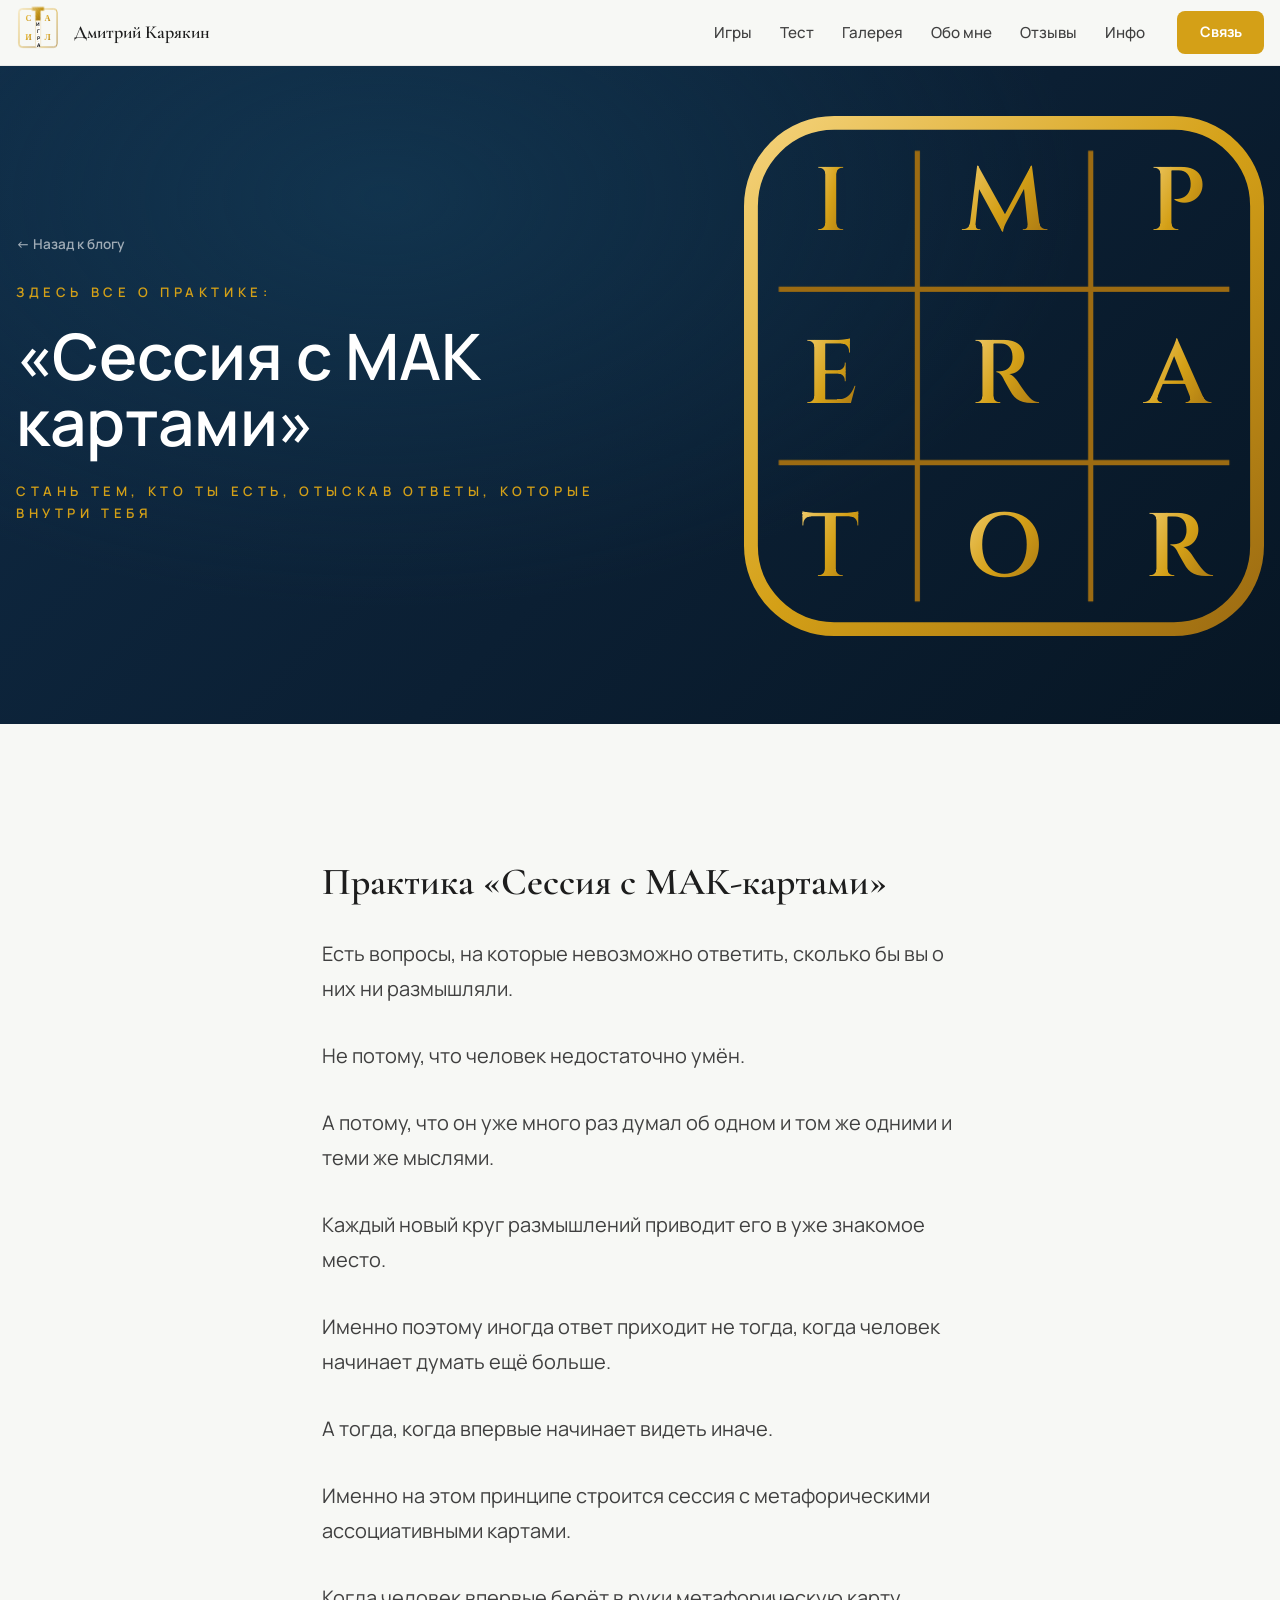
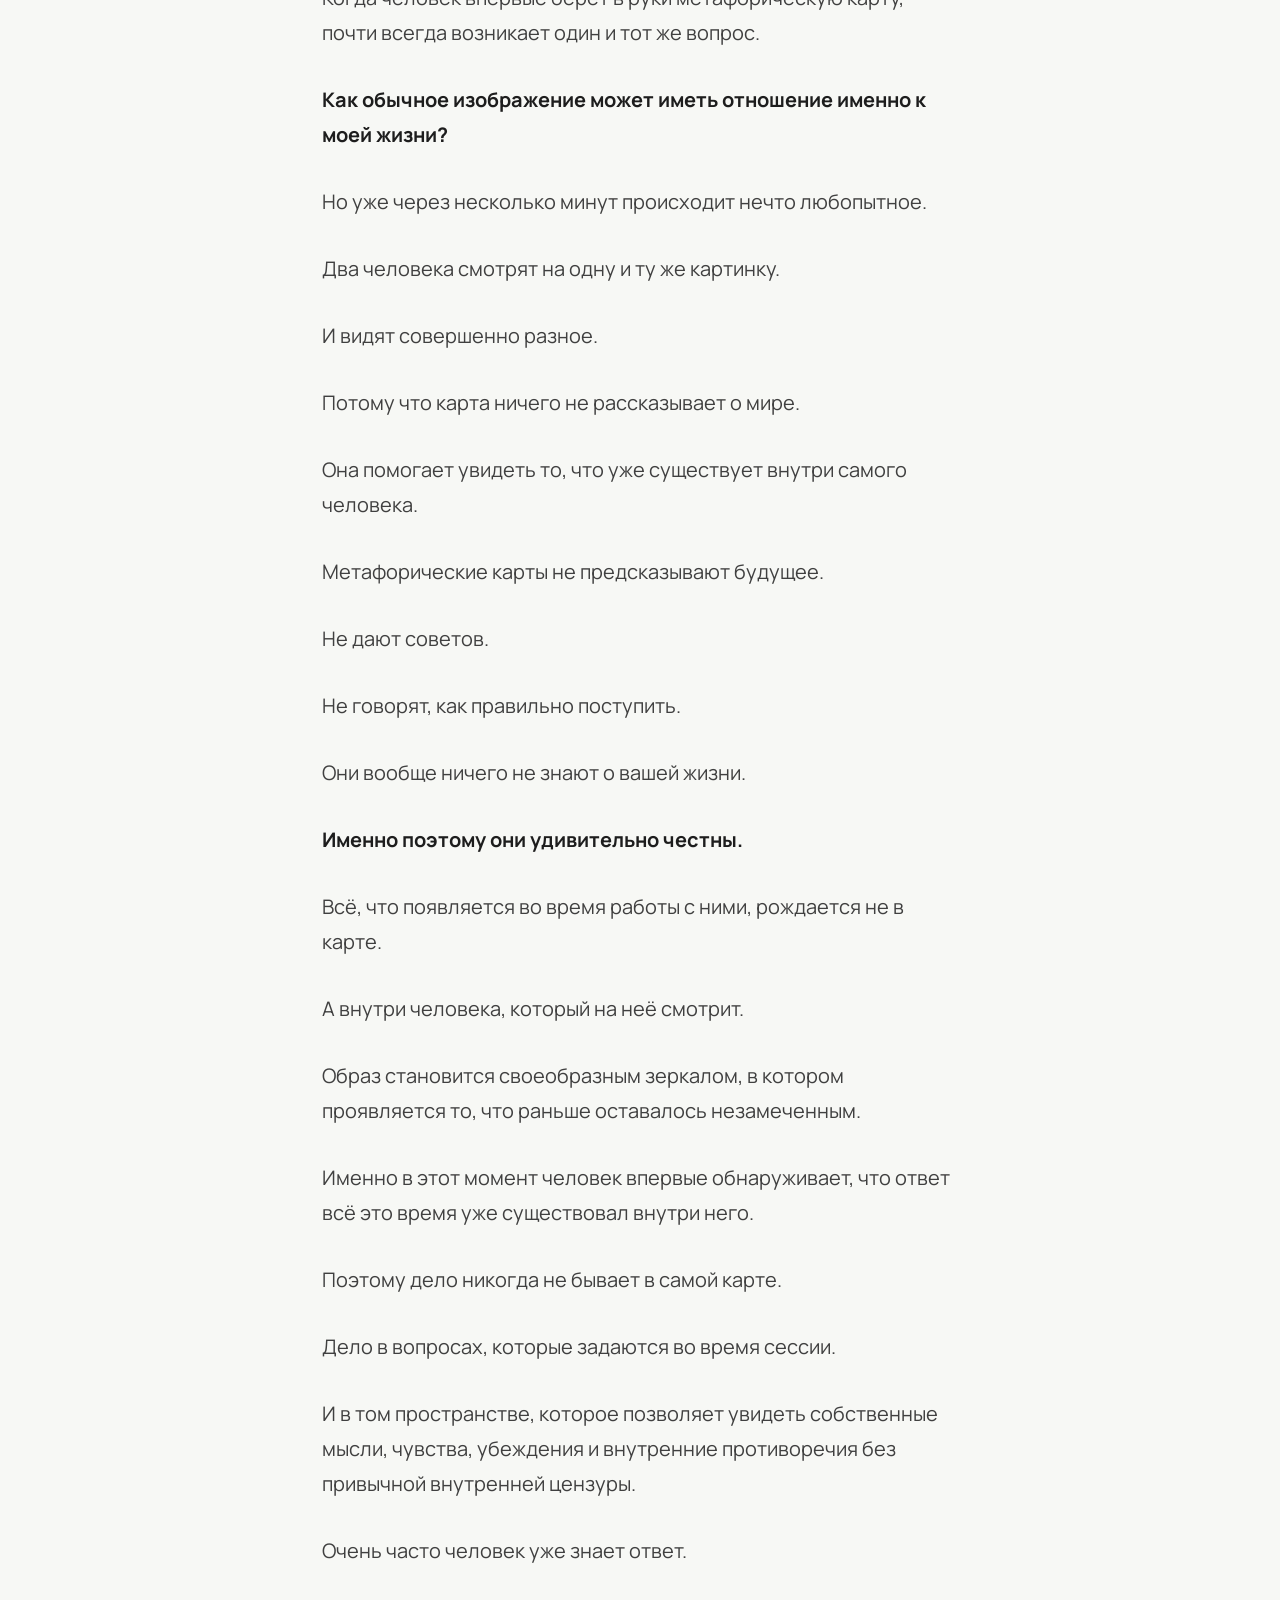
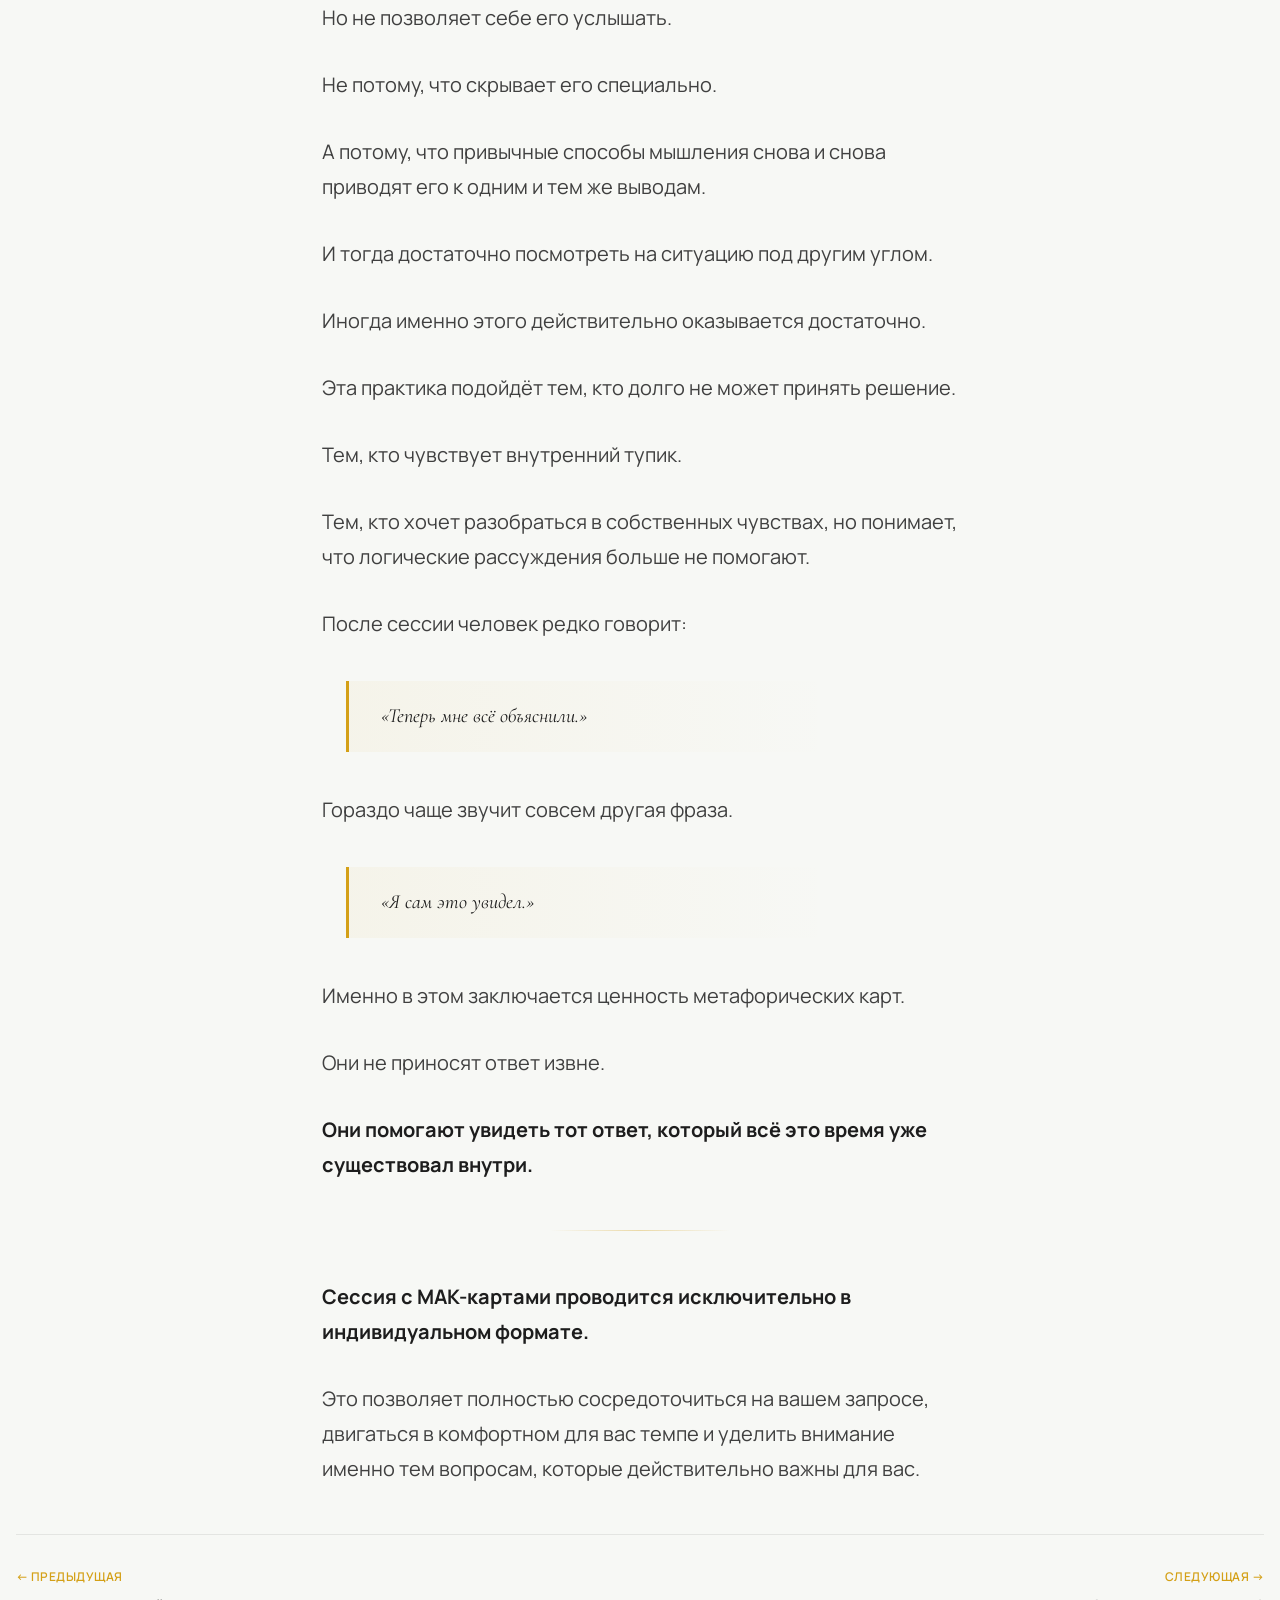
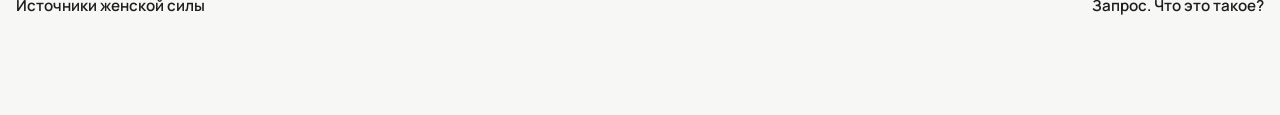
<file: blog/mak.html>
<!DOCTYPE html>
<html lang="ru">

<head>

    <meta charset="UTF-8">

    <meta name="viewport"
          content="width=device-width, initial-scale=1.0">

    <meta name="color-scheme" content="light">

    <title>«Сессия с МАК картами» | Дмитрий Карякин</title>

    <link rel="icon" type="image/svg+xml" href="../assets/icons/favicon.svg">

    <link rel="preconnect"
          href="https://fonts.googleapis.com">

    <link rel="preconnect"
          href="https://fonts.gstatic.com"
          crossorigin>

    <link href="https://fonts.googleapis.com/css2?family=Cinzel:wght@600&family=Cormorant+Garamond:wght@500;600;700&family=Manrope:wght@300;400;500;600;700;800&display=swap"
          rel="stylesheet">

    <link rel="stylesheet" href="../src/css/base/reset.css">
    <link rel="stylesheet" href="../src/css/base/tokens.css">
    <link rel="stylesheet" href="../src/css/base/typography.css">
    <link rel="stylesheet" href="../src/css/layout/layout.css">
    <link rel="stylesheet" href="../src/css/components/header.css">
    <link rel="stylesheet" href="../src/css/components/logo.css">
    <link rel="stylesheet" href="../src/css/components/logo-sila.css">
    <link rel="stylesheet" href="../src/css/pages/post.css">
    <link rel="stylesheet" href="../src/css/utilities/utilities.css">

</head>

<body>

    <site-header></site-header>

    <main>

        <section class="post-hero">

            <div class="container post-hero-grid">

                <div class="post-hero-text">

                    <a class="post-hero-back" href="../index.html#blog">← Назад к блогу</a>

                    <span class="post-hero-eyebrow">Здесь все о практике:</span>

                    <h1 class="post-hero-title">«Сессия с МАК картами»</h1>

                    <span class="post-hero-eyebrow">Стань тем, кто ты есть, отыскав ответы, которые внутри тебя</span>

                </div>

                <div class="post-hero-logo" data-photo="../assets/images/mak.jpg">

                    <site-logo></site-logo>

                </div>

            </div>

        </section>

        <section class="post">

            <div class="container">

                <div class="post-stub">
                    <h2>Практика «Сессия с МАК-картами»</h2>

<p>Есть вопросы, на которые невозможно ответить, сколько бы вы о них ни размышляли.</p>

<p>Не потому, что человек недостаточно умён.</p>

<p>А потому, что он уже много раз думал об одном и том же одними и теми же мыслями.</p>

<p>Каждый новый круг размышлений приводит его в уже знакомое место.</p>

<p>Именно поэтому иногда ответ приходит не тогда, когда человек начинает думать ещё больше.</p>

<p>А тогда, когда впервые начинает видеть иначе.</p>

<p>Именно на этом принципе строится сессия с метафорическими ассоциативными картами.</p>

<p>Когда человек впервые берёт в руки метафорическую карту, почти всегда возникает один и тот же вопрос.</p>

<p><strong>Как обычное изображение может иметь отношение именно к моей жизни?</strong></p>

<p>Но уже через несколько минут происходит нечто любопытное.</p>

<p>Два человека смотрят на одну и ту же картинку.</p>

<p>И видят совершенно разное.</p>

<p>Потому что карта ничего не рассказывает о мире.</p>

<p>Она помогает увидеть то, что уже существует внутри самого человека.</p>

<p>Метафорические карты не предсказывают будущее.</p>

<p>Не дают советов.</p>

<p>Не говорят, как правильно поступить.</p>

<p>Они вообще ничего не знают о вашей жизни.</p>

<p><strong>Именно поэтому они удивительно честны.</strong></p>

<p>Всё, что появляется во время работы с ними, рождается не в карте.</p>

<p>А внутри человека, который на неё смотрит.</p>

<p>Образ становится своеобразным зеркалом, в котором проявляется то, что раньше оставалось незамеченным.</p>

<p>Именно в этот момент человек впервые обнаруживает, что ответ всё это время уже существовал внутри него.</p>

<p>Поэтому дело никогда не бывает в самой карте.</p>

<p>Дело в вопросах, которые задаются во время сессии.</p>

<p>И в том пространстве, которое позволяет увидеть собственные мысли, чувства, убеждения и внутренние противоречия без привычной внутренней цензуры.</p>

<p>Очень часто человек уже знает ответ.</p>

<p>Но не позволяет себе его услышать.</p>

<p>Не потому, что скрывает его специально.</p>

<p>А потому, что привычные способы мышления снова и снова приводят его к одним и тем же выводам.</p>

<p>И тогда достаточно посмотреть на ситуацию под другим углом.</p>

<p>Иногда именно этого действительно оказывается достаточно.</p>

<p>Эта практика подойдёт тем, кто долго не может принять решение.</p>

<p>Тем, кто чувствует внутренний тупик.</p>

<p>Тем, кто хочет разобраться в собственных чувствах, но понимает, что логические рассуждения больше не помогают.</p>

<p>После сессии человек редко говорит:</p>

<blockquote>
    <p>«Теперь мне всё объяснили.»</p>
</blockquote>

<p>Гораздо чаще звучит совсем другая фраза.</p>

<blockquote>
    <p>«Я сам это увидел.»</p>
</blockquote>

<p>Именно в этом заключается ценность метафорических карт.</p>

<p>Они не приносят ответ извне.</p>

<p><strong>Они помогают увидеть тот ответ, который всё это время уже существовал внутри.</strong></p>

<hr>

<p><strong>Сессия с МАК-картами проводится исключительно в индивидуальном формате.</strong></p>

<p>Это позволяет полностью сосредоточиться на вашем запросе, двигаться в комфортном для вас темпе и уделить внимание именно тем вопросам, которые действительно важны для вас.</p>
                </div>

                <nav class="post-nav" id="post-nav"></nav>

            </div>

        </section>

    </main>

    <script type="module" src="../src/js/app.js"></script>

    <body data-post-slug="mak"></body>

</body>

</html>
</file>
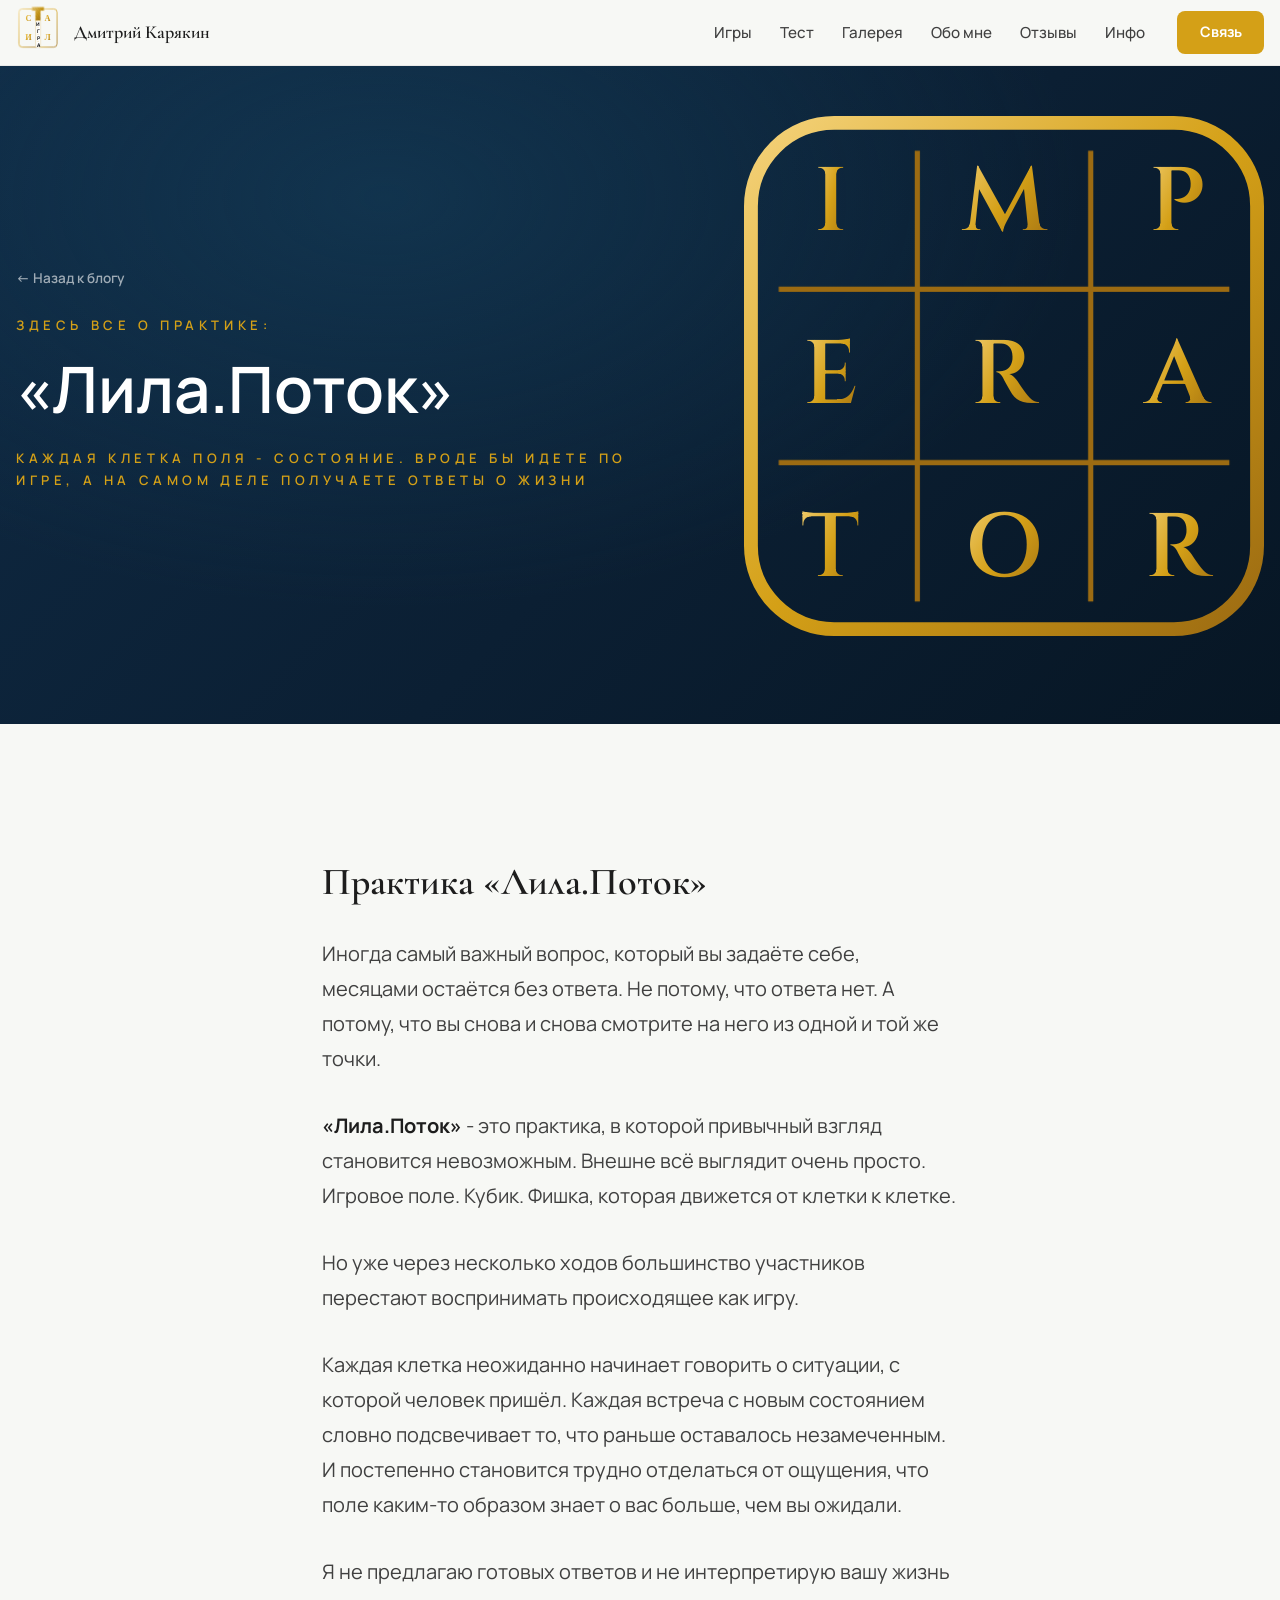
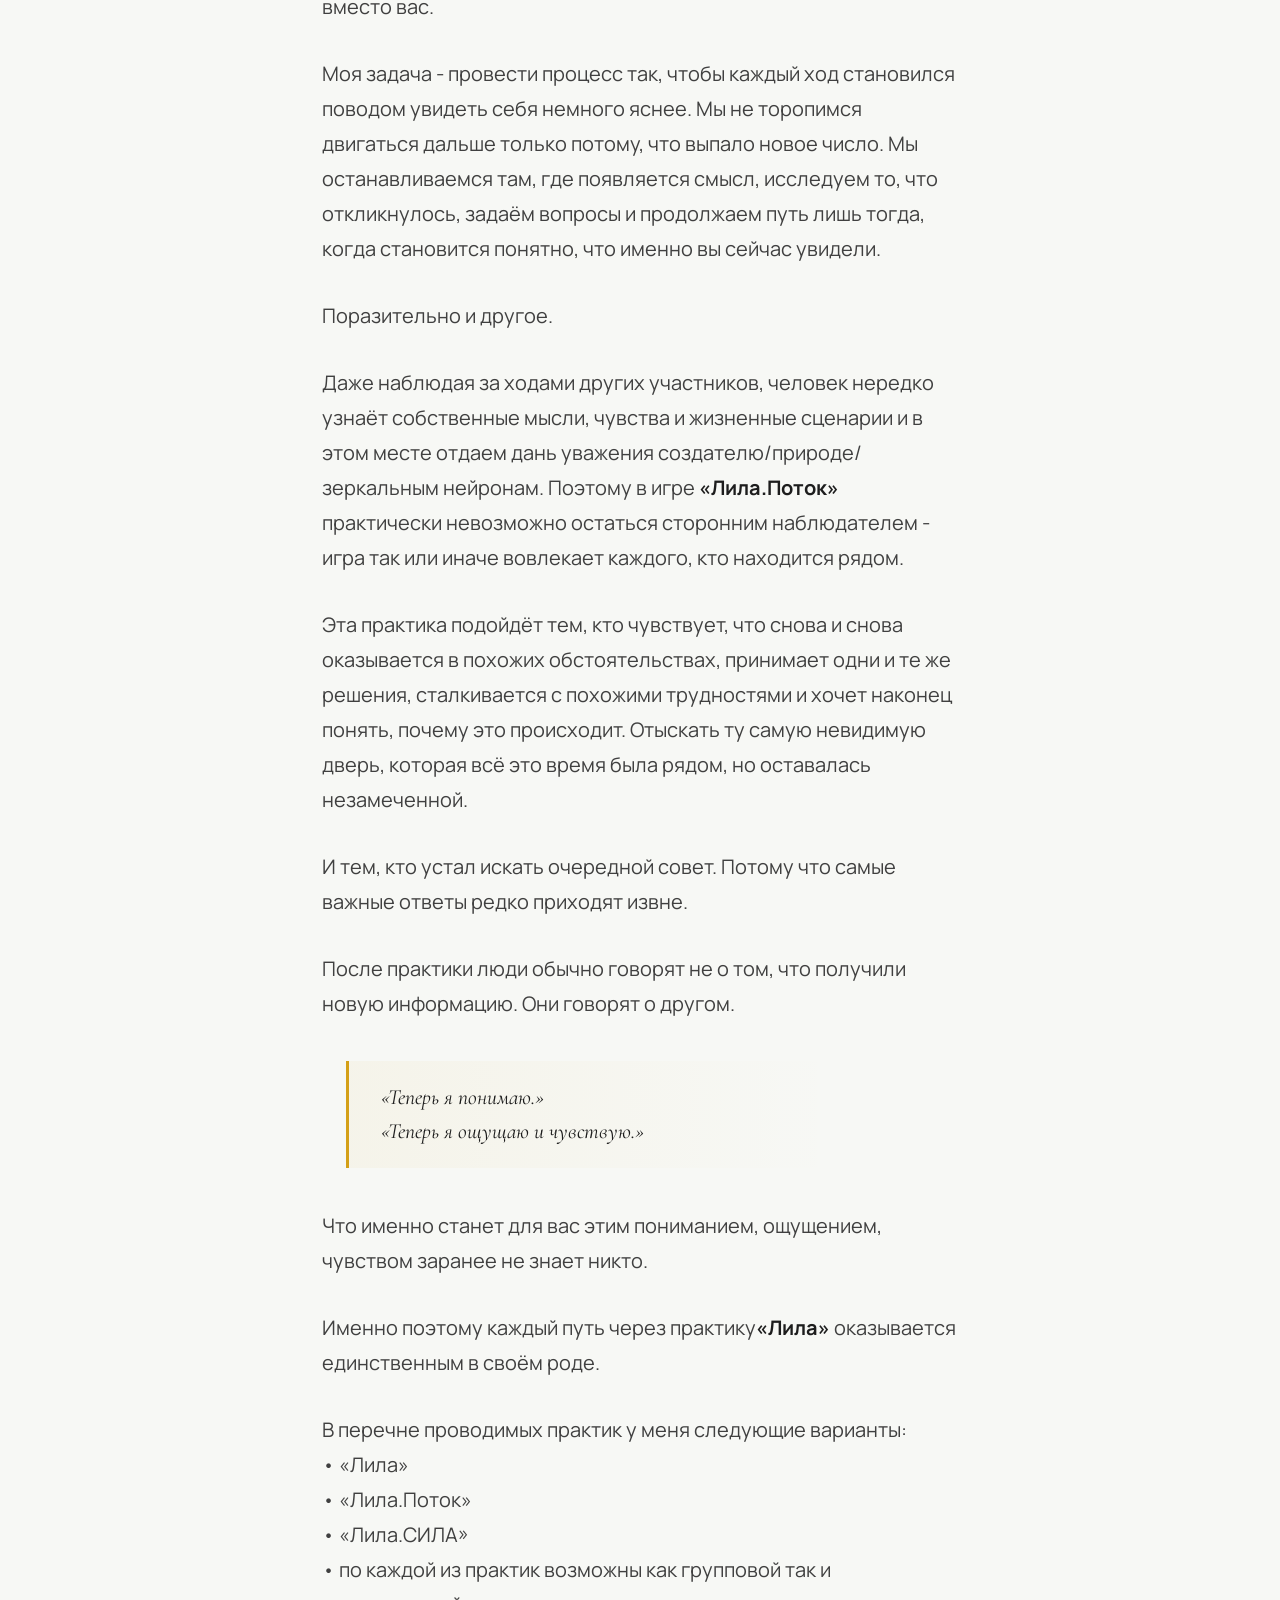
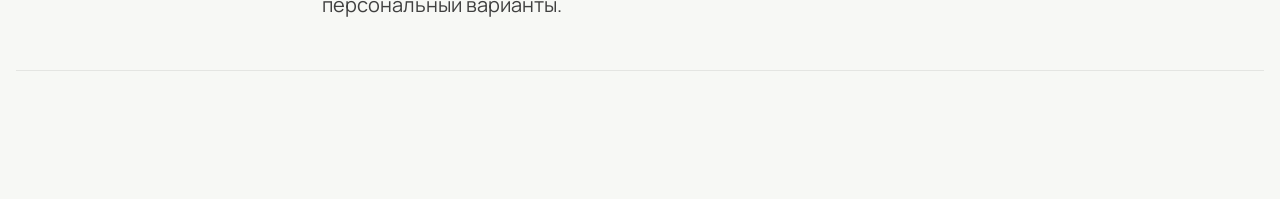
<file: blog/post-1.html>
<!DOCTYPE html>
<html lang="ru">

<head>

    <meta charset="UTF-8">

    <meta name="viewport"
          content="width=device-width, initial-scale=1.0">

    <meta name="color-scheme" content="light">

    <title>Практика «Лила.Поток» | Дмитрий Карякин</title>

    <link rel="icon" type="image/svg+xml" href="../assets/icons/favicon.svg">

    <link rel="preconnect"
          href="https://fonts.googleapis.com">

    <link rel="preconnect"
          href="https://fonts.gstatic.com"
          crossorigin>

    <link href="https://fonts.googleapis.com/css2?family=Cinzel:wght@600&family=Cormorant+Garamond:wght@500;600;700&family=Manrope:wght@300;400;500;600;700;800&display=swap"
          rel="stylesheet">

    <link rel="stylesheet" href="../src/css/base/reset.css">
    <link rel="stylesheet" href="../src/css/base/tokens.css">
    <link rel="stylesheet" href="../src/css/base/typography.css">
    <link rel="stylesheet" href="../src/css/layout/layout.css">
    <link rel="stylesheet" href="../src/css/components/header.css">
    <link rel="stylesheet" href="../src/css/components/logo.css">
    <link rel="stylesheet" href="../src/css/components/logo-sila.css">
    <link rel="stylesheet" href="../src/css/pages/post.css">
    <link rel="stylesheet" href="../src/css/utilities/utilities.css">

</head>

<body>

    <site-header></site-header>

    <main>

        <section class="post-hero">

            <div class="container post-hero-grid">

                <div class="post-hero-text">

                    <a class="post-hero-back" href="../index.html#blog">← Назад к блогу</a>

                    <span class="post-hero-eyebrow">Здесь все о практике:</span>

                    <h1 class="post-hero-title">«Лила.Поток»</h1>

                    <span class="post-hero-eyebrow">Каждая клетка поля - состояние. Вроде бы идете по игре, а на самом деле получаете ответы о жизни</span>

                </div>

                <div class="post-hero-logo" data-photo="../assets/images/lila.jpg">

                    <site-logo></site-logo>

                </div>

            </div>

        </section>

        <section class="post">

            <div class="container">

                <div class="post-stub">

  <h2>Практика «Лила.Поток»</h2>

  <p>
    Иногда самый важный вопрос, который вы задаёте себе, месяцами остаётся без ответа.
    Не потому, что ответа нет.
    А потому, что вы снова и снова смотрите на него из одной и той же точки.
  </p>

  <p>
    <strong>«Лила.Поток»</strong> - это практика, в которой привычный взгляд становится невозможным.
    Внешне всё выглядит очень просто.
    Игровое поле.
    Кубик.
    Фишка, которая движется от клетки к клетке.
  </p>

  <p>
    Но уже через несколько ходов большинство участников перестают воспринимать происходящее как игру.
  </p>

  <p>
    Каждая клетка неожиданно начинает говорить о ситуации, с которой человек пришёл.
    Каждая встреча с новым состоянием словно подсвечивает то, что раньше оставалось незамеченным.
    И постепенно становится трудно отделаться от ощущения, что поле каким-то образом знает о вас больше, чем вы ожидали.
  </p>

  <p>
    Я не предлагаю готовых ответов и не интерпретирую вашу жизнь вместо вас.
  </p>

  <p>
    Моя задача - провести процесс так, чтобы каждый ход становился поводом увидеть себя немного яснее.
    Мы не торопимся двигаться дальше только потому, что выпало новое число.
    Мы останавливаемся там, где появляется смысл, исследуем то, что откликнулось, задаём вопросы и продолжаем путь лишь тогда, когда становится понятно, что именно вы сейчас увидели.
  </p>

  <p>
    Поразительно и другое.
  </p>

  <p>
    Даже наблюдая за ходами других участников, человек нередко узнаёт собственные мысли, чувства и жизненные сценарии и в этом месте отдаем дань уважения создателю/природе/зеркальным нейронам.
    Поэтому в игре <strong>«Лила.Поток»</strong> практически невозможно остаться сторонним наблюдателем - игра так или иначе вовлекает каждого, кто находится рядом.
  </p>

  <p>
    Эта практика подойдёт тем, кто чувствует, что снова и снова оказывается в похожих обстоятельствах, принимает одни и те же решения, сталкивается с похожими трудностями и хочет наконец понять, почему это происходит.
    Отыскать ту самую невидимую дверь, которая всё это время была рядом, но оставалась незамеченной.
  </p>

  <p>
    И тем, кто устал искать очередной совет.
    Потому что самые важные ответы редко приходят извне.
  </p>

  <p>
    После практики люди обычно говорят не о том, что получили новую информацию.
    Они говорят о другом.
  </p>

  <blockquote>
    «Теперь я понимаю.»<br>
    «Теперь я ощущаю и чувствую.»
  </blockquote>

  <p>
    Что именно станет для вас этим пониманием, ощущением, чувством заранее не знает никто.
  </p>

  <p>
    Именно поэтому каждый путь через практику<strong>«Лила»</strong> оказывается единственным в своём роде.
  </p>

  <p>
    В перечне проводимых практик у меня следующие варианты:<br>
    • «Лила»<br>
    • «Лила.Поток»<br>
    • «Лила.СИЛА»<br>
    • по каждой из практик возможны как групповой так и персональный варианты. 
  </p>

                </div>

                <nav class="post-nav" id="post-nav"></nav>

            </div>

        </section>

    </main>

    <script type="module" src="../src/js/app.js"></script>

    <body data-post-slug="post-1"></body>

</body>

</html>
</file>
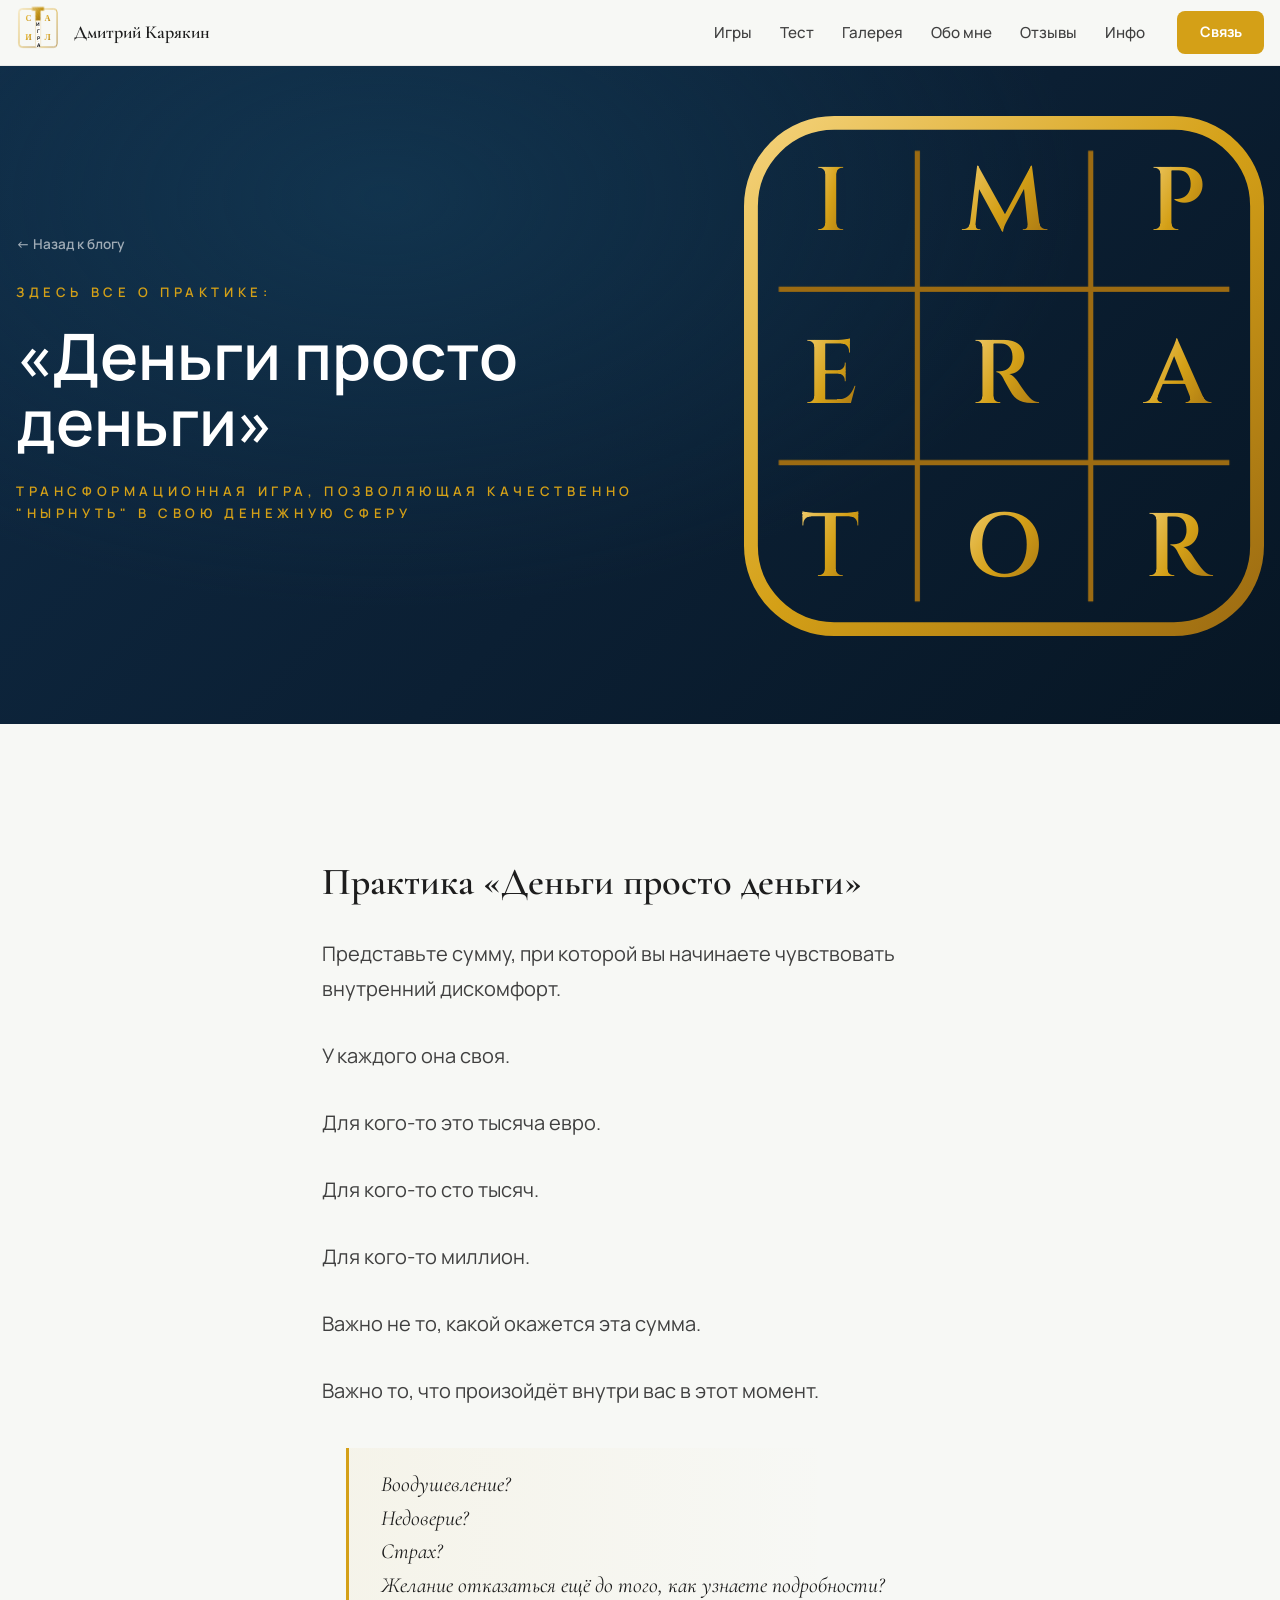
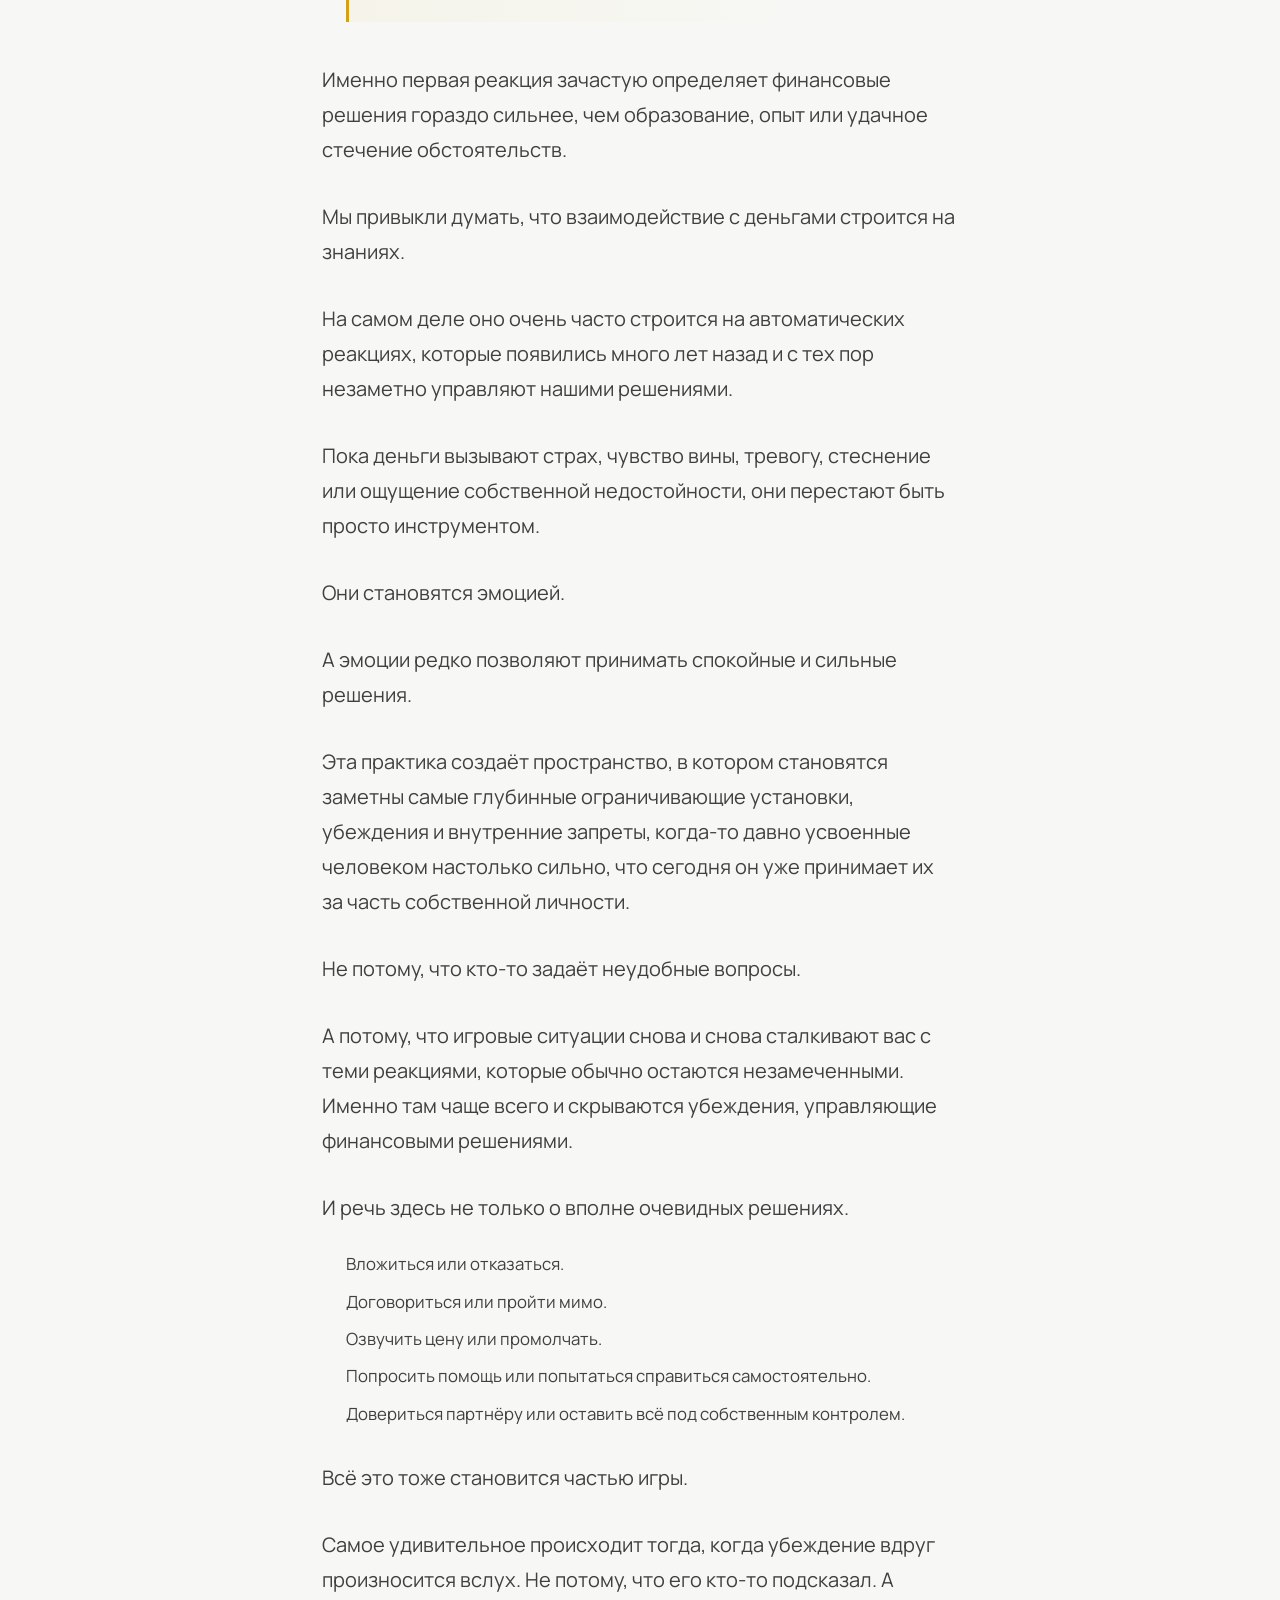
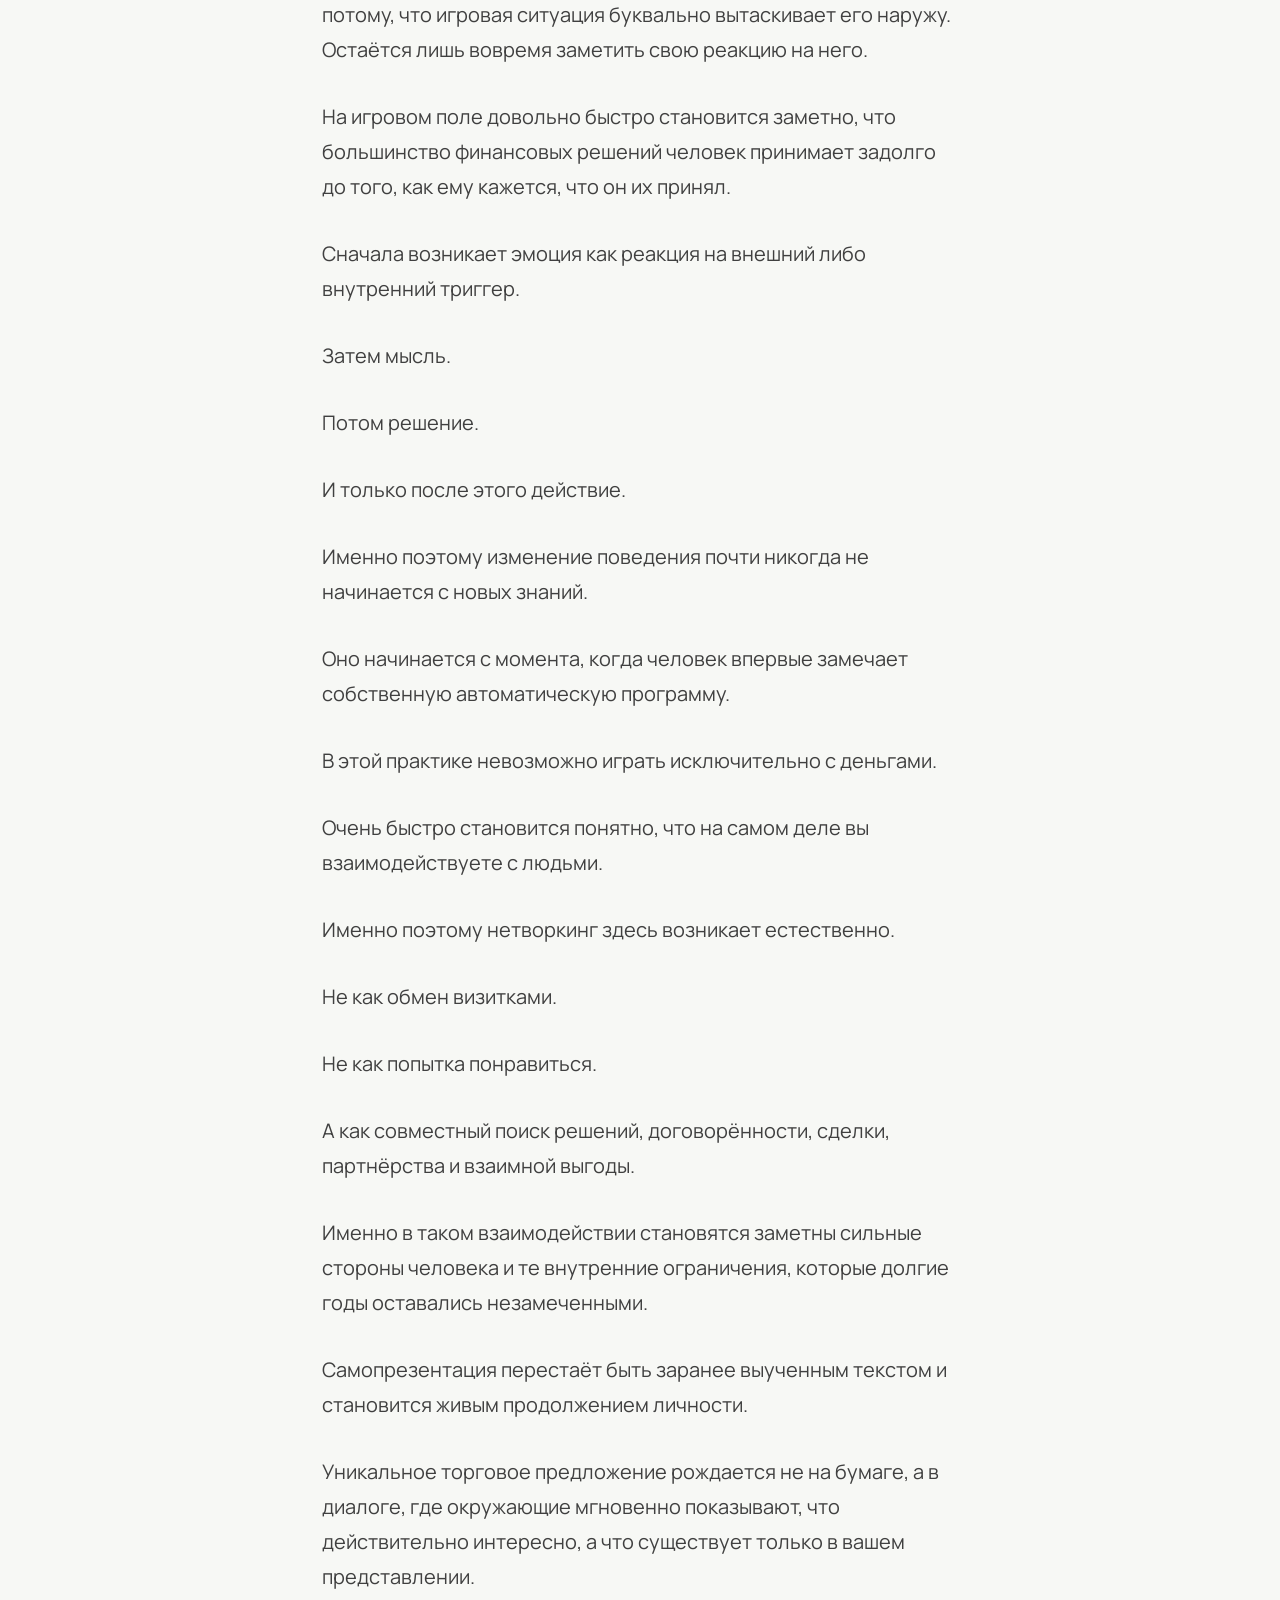
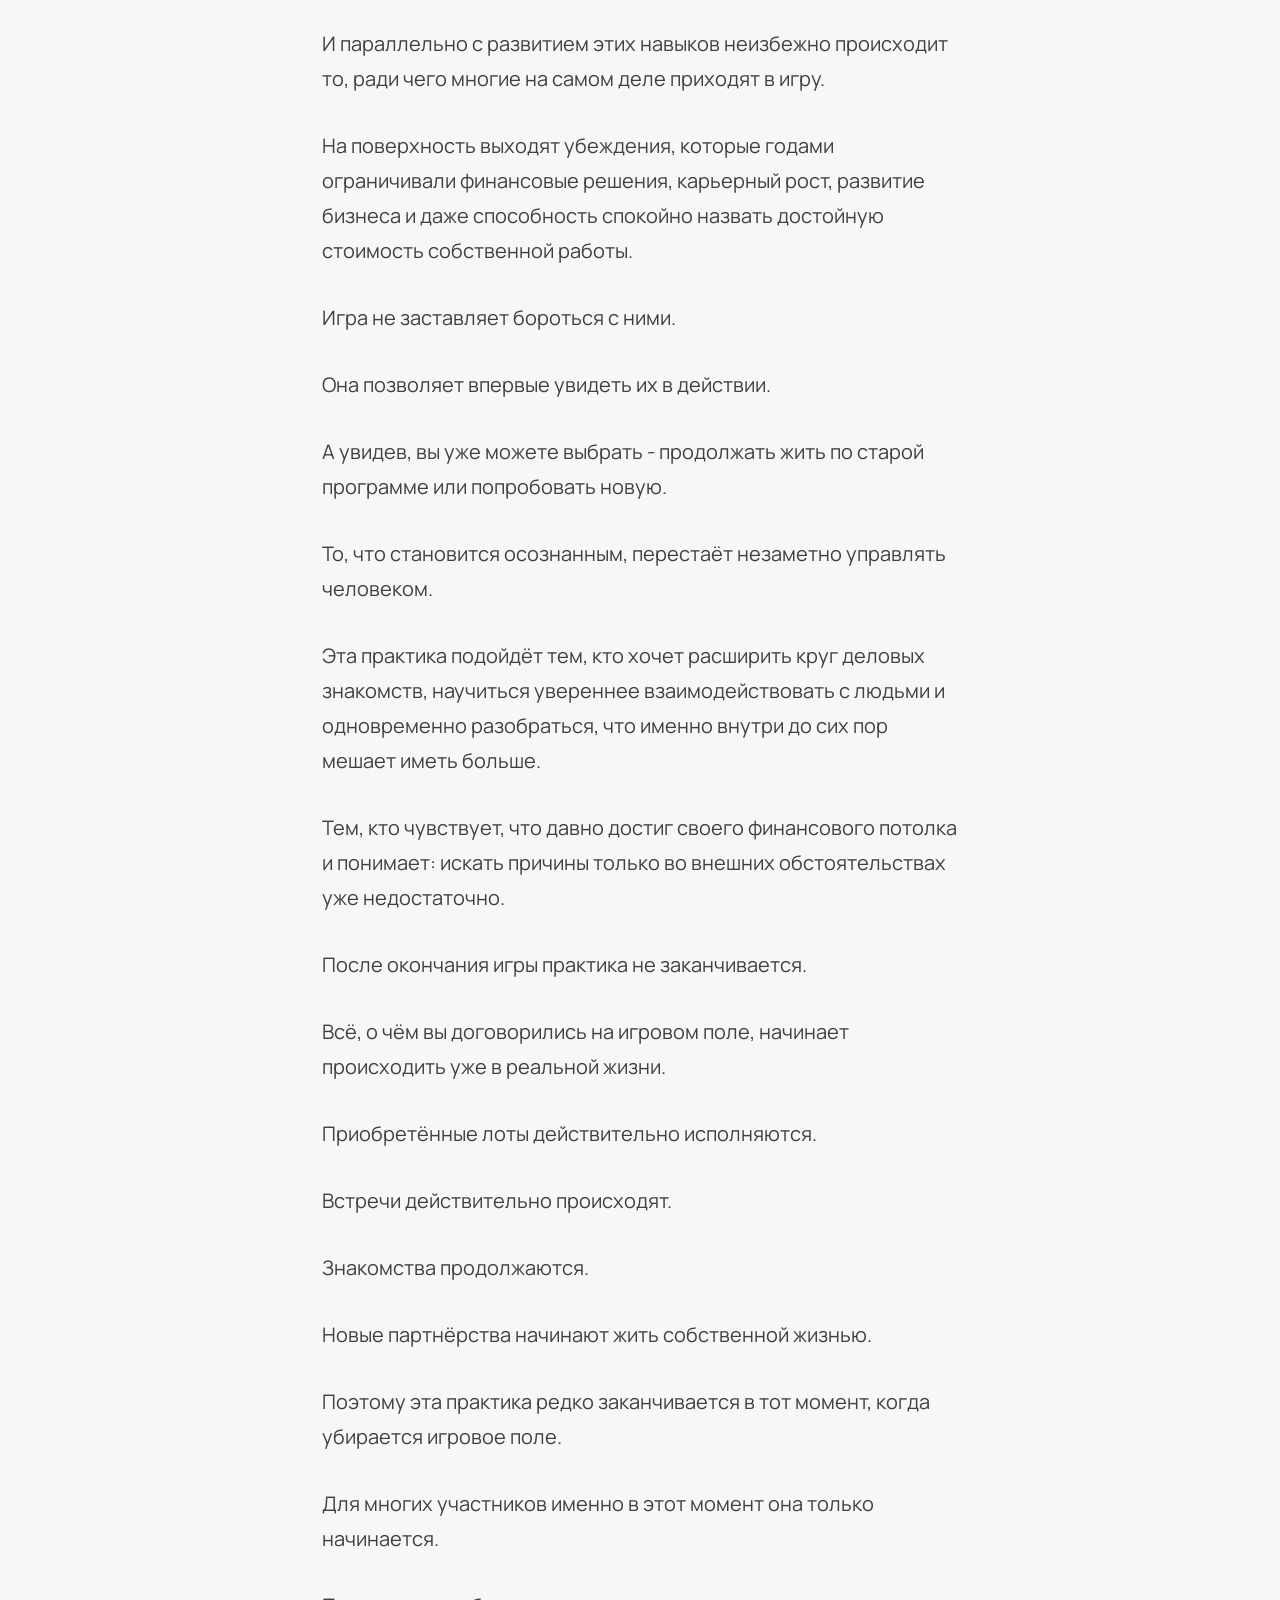
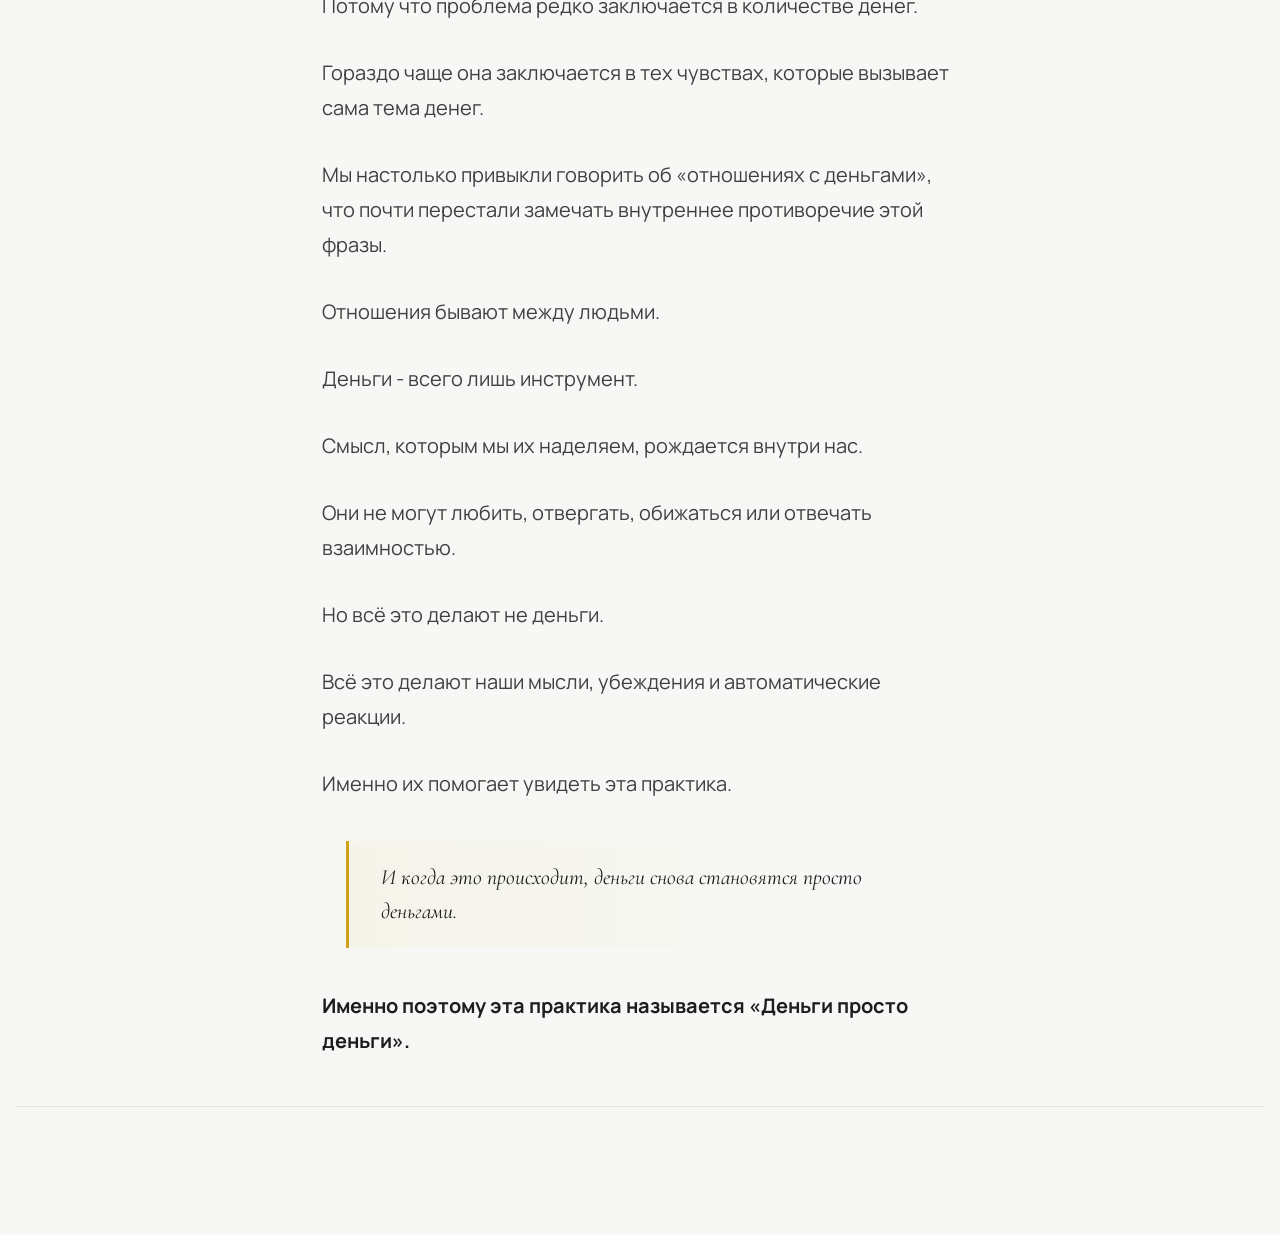
<file: blog/post-2.html>
<!DOCTYPE html>
<html lang="ru">

<head>

    <meta charset="UTF-8">

    <meta name="viewport"
          content="width=device-width, initial-scale=1.0">

    <meta name="color-scheme" content="light">

    <title>«Деньги просто деньги» | Дмитрий Карякин</title>

    <link rel="icon" type="image/svg+xml" href="../assets/icons/favicon.svg">

    <link rel="preconnect"
          href="https://fonts.googleapis.com">

    <link rel="preconnect"
          href="https://fonts.gstatic.com"
          crossorigin>

    <link href="https://fonts.googleapis.com/css2?family=Cinzel:wght@600&family=Cormorant+Garamond:wght@500;600;700&family=Manrope:wght@300;400;500;600;700;800&display=swap"
          rel="stylesheet">

    <link rel="stylesheet" href="../src/css/base/reset.css">
    <link rel="stylesheet" href="../src/css/base/tokens.css">
    <link rel="stylesheet" href="../src/css/base/typography.css">
    <link rel="stylesheet" href="../src/css/layout/layout.css">
    <link rel="stylesheet" href="../src/css/components/header.css">
    <link rel="stylesheet" href="../src/css/components/logo.css">
    <link rel="stylesheet" href="../src/css/components/logo-sila.css">
    <link rel="stylesheet" href="../src/css/pages/post.css">
    <link rel="stylesheet" href="../src/css/utilities/utilities.css">

</head>

<body>

    <site-header></site-header>

    <main>

        <section class="post-hero">

            <div class="container post-hero-grid">

                <div class="post-hero-text">

                    <a class="post-hero-back" href="../index.html#blog">← Назад к блогу</a>

                    <span class="post-hero-eyebrow">Здесь все о практике:</span>

                    <h1 class="post-hero-title">«Деньги просто деньги»</h1>

                    <span class="post-hero-eyebrow">Трансформационная игра, позволяющая качественно "нырнуть" в свою денежную сферу</span>

                </div>

                <div class="post-hero-logo" data-photo="../assets/images/dpd.jpg">

                    <site-logo></site-logo>

                </div>

            </div>

        </section>

        <section class="post">

            <div class="container">

                <div class="post-stub">
                    <section class="practice-description">

  <h2>Практика «Деньги просто деньги»</h2>

  <p>
    Представьте сумму, при которой вы начинаете чувствовать внутренний дискомфорт.
  </p>

  <p>
    У каждого она своя.
  </p>

  <p>Для кого-то это тысяча евро.</p>

  <p>Для кого-то сто тысяч.</p>

  <p>Для кого-то миллион.</p>

  <p>
    Важно не то, какой окажется эта сумма.
  </p>

  <p>
    Важно то, что произойдёт внутри вас в этот момент.
  </p>

  <blockquote>
    Воодушевление?<br>
    Недоверие?<br>
    Страх?<br>
    Желание отказаться ещё до того, как узнаете подробности?
  </blockquote>

  <p>
    Именно первая реакция зачастую определяет финансовые решения гораздо сильнее, чем образование, опыт или удачное стечение обстоятельств.
  </p>

  <p>
    Мы привыкли думать, что взаимодействие с деньгами строится на знаниях.
  </p>

  <p>
    На самом деле оно очень часто строится на автоматических реакциях, которые появились много лет назад и с тех пор незаметно управляют нашими решениями.
  </p>

  <p>
    Пока деньги вызывают страх, чувство вины, тревогу, стеснение или ощущение собственной недостойности, они перестают быть просто инструментом.
  </p>

  <p>
    Они становятся эмоцией.
  </p>

  <p>
    А эмоции редко позволяют принимать спокойные и сильные решения.
  </p>

  <p>
    Эта практика создаёт пространство, в котором становятся заметны самые глубинные ограничивающие установки, убеждения и внутренние запреты, когда-то давно усвоенные человеком настолько сильно, что сегодня он уже принимает их за часть собственной личности.
  </p>

  <p>
    Не потому, что кто-то задаёт неудобные вопросы.
  </p>

  <p>
    А потому, что игровые ситуации снова и снова сталкивают вас с теми реакциями, которые обычно остаются незамеченными. Именно там чаще всего и скрываются убеждения, управляющие финансовыми решениями.
  </p>

  <p>
    И речь здесь не только о вполне очевидных решениях.
  </p>

  <ul>
    <li>Вложиться или отказаться.</li>
    <li>Договориться или пройти мимо.</li>
    <li>Озвучить цену или промолчать.</li>
    <li>Попросить помощь или попытаться справиться самостоятельно.</li>
    <li>Довериться партнёру или оставить всё под собственным контролем.</li>
  </ul>

  <p>
    Всё это тоже становится частью игры.
  </p>

  <p>
    Самое удивительное происходит тогда, когда убеждение вдруг произносится вслух. Не потому, что его кто-то подсказал. А потому, что игровая ситуация буквально вытаскивает его наружу. Остаётся лишь вовремя заметить свою реакцию на него.
  </p>

  <p>
    На игровом поле довольно быстро становится заметно, что большинство финансовых решений человек принимает задолго до того, как ему кажется, что он их принял.
  </p>

  <p>Сначала возникает эмоция как реакция на внешний либо внутренний триггер.</p>

  <p>Затем мысль.</p>

  <p>Потом решение.</p>

  <p>И только после этого действие.</p>

  <p>
    Именно поэтому изменение поведения почти никогда не начинается с новых знаний.
  </p>

  <p>
    Оно начинается с момента, когда человек впервые замечает собственную автоматическую программу.
  </p>

  <p>
    В этой практике невозможно играть исключительно с деньгами.
  </p>

  <p>
    Очень быстро становится понятно, что на самом деле вы взаимодействуете с людьми.
  </p>

  <p>
    Именно поэтому нетворкинг здесь возникает естественно.
  </p>

  <p>Не как обмен визитками.</p>

  <p>Не как попытка понравиться.</p>

  <p>
    А как совместный поиск решений, договорённости, сделки, партнёрства и взаимной выгоды.
  </p>

  <p>
    Именно в таком взаимодействии становятся заметны сильные стороны человека и те внутренние ограничения, которые долгие годы оставались незамеченными.
  </p>

  <p>
    Самопрезентация перестаёт быть заранее выученным текстом и становится живым продолжением личности.
  </p>

  <p>
    Уникальное торговое предложение рождается не на бумаге, а в диалоге, где окружающие мгновенно показывают, что действительно интересно, а что существует только в вашем представлении.
  </p>

  <p>
    И параллельно с развитием этих навыков неизбежно происходит то, ради чего многие на самом деле приходят в игру.
  </p>

  <p>
    На поверхность выходят убеждения, которые годами ограничивали финансовые решения, карьерный рост, развитие бизнеса и даже способность спокойно назвать достойную стоимость собственной работы.
  </p>

  <p>Игра не заставляет бороться с ними.</p>

  <p>Она позволяет впервые увидеть их в действии.</p>

  <p>
    А увидев, вы уже можете выбрать - продолжать жить по старой программе или попробовать новую.
  </p>

  <p>
    То, что становится осознанным, перестаёт незаметно управлять человеком.
  </p>

  <p>
    Эта практика подойдёт тем, кто хочет расширить круг деловых знакомств, научиться увереннее взаимодействовать с людьми и одновременно разобраться, что именно внутри до сих пор мешает иметь больше.
  </p>

  <p>
    Тем, кто чувствует, что давно достиг своего финансового потолка и понимает: искать причины только во внешних обстоятельствах уже недостаточно.
  </p>

  <p>
    После окончания игры практика не заканчивается.
  </p>

  <p>
    Всё, о чём вы договорились на игровом поле, начинает происходить уже в реальной жизни.
  </p>

  <p>Приобретённые лоты действительно исполняются.</p>

  <p>Встречи действительно происходят.</p>

  <p>Знакомства продолжаются.</p>

  <p>Новые партнёрства начинают жить собственной жизнью.</p>

  <p>
    Поэтому эта практика редко заканчивается в тот момент, когда убирается игровое поле.
  </p>

  <p>
    Для многих участников именно в этот момент она только начинается.
  </p>

  <p>
    Потому что проблема редко заключается в количестве денег.
  </p>

  <p>
    Гораздо чаще она заключается в тех чувствах, которые вызывает сама тема денег.
  </p>

  <p>
    Мы настолько привыкли говорить об «отношениях с деньгами», что почти перестали замечать внутреннее противоречие этой фразы.
  </p>

  <p>Отношения бывают между людьми.</p>

  <p>Деньги - всего лишь инструмент.</p>

  <p>Смысл, которым мы их наделяем, рождается внутри нас.</p>

  <p>Они не могут любить, отвергать, обижаться или отвечать взаимностью.</p>

  <p>Но всё это делают не деньги.</p>

  <p>Всё это делают наши мысли, убеждения и автоматические реакции.</p>

  <p>
    Именно их помогает увидеть эта практика.
  </p>

  <blockquote>
    И когда это происходит, деньги снова становятся просто деньгами.
  </blockquote>

  <p>
    <strong>Именно поэтому эта практика называется «Деньги просто деньги».</strong>
  </p>

</section>
                </div>

                <nav class="post-nav" id="post-nav"></nav>

            </div>

        </section>

    </main>

    <script type="module" src="../src/js/app.js"></script>

    <body data-post-slug="post-2"></body>

</body>

</html>
</file>
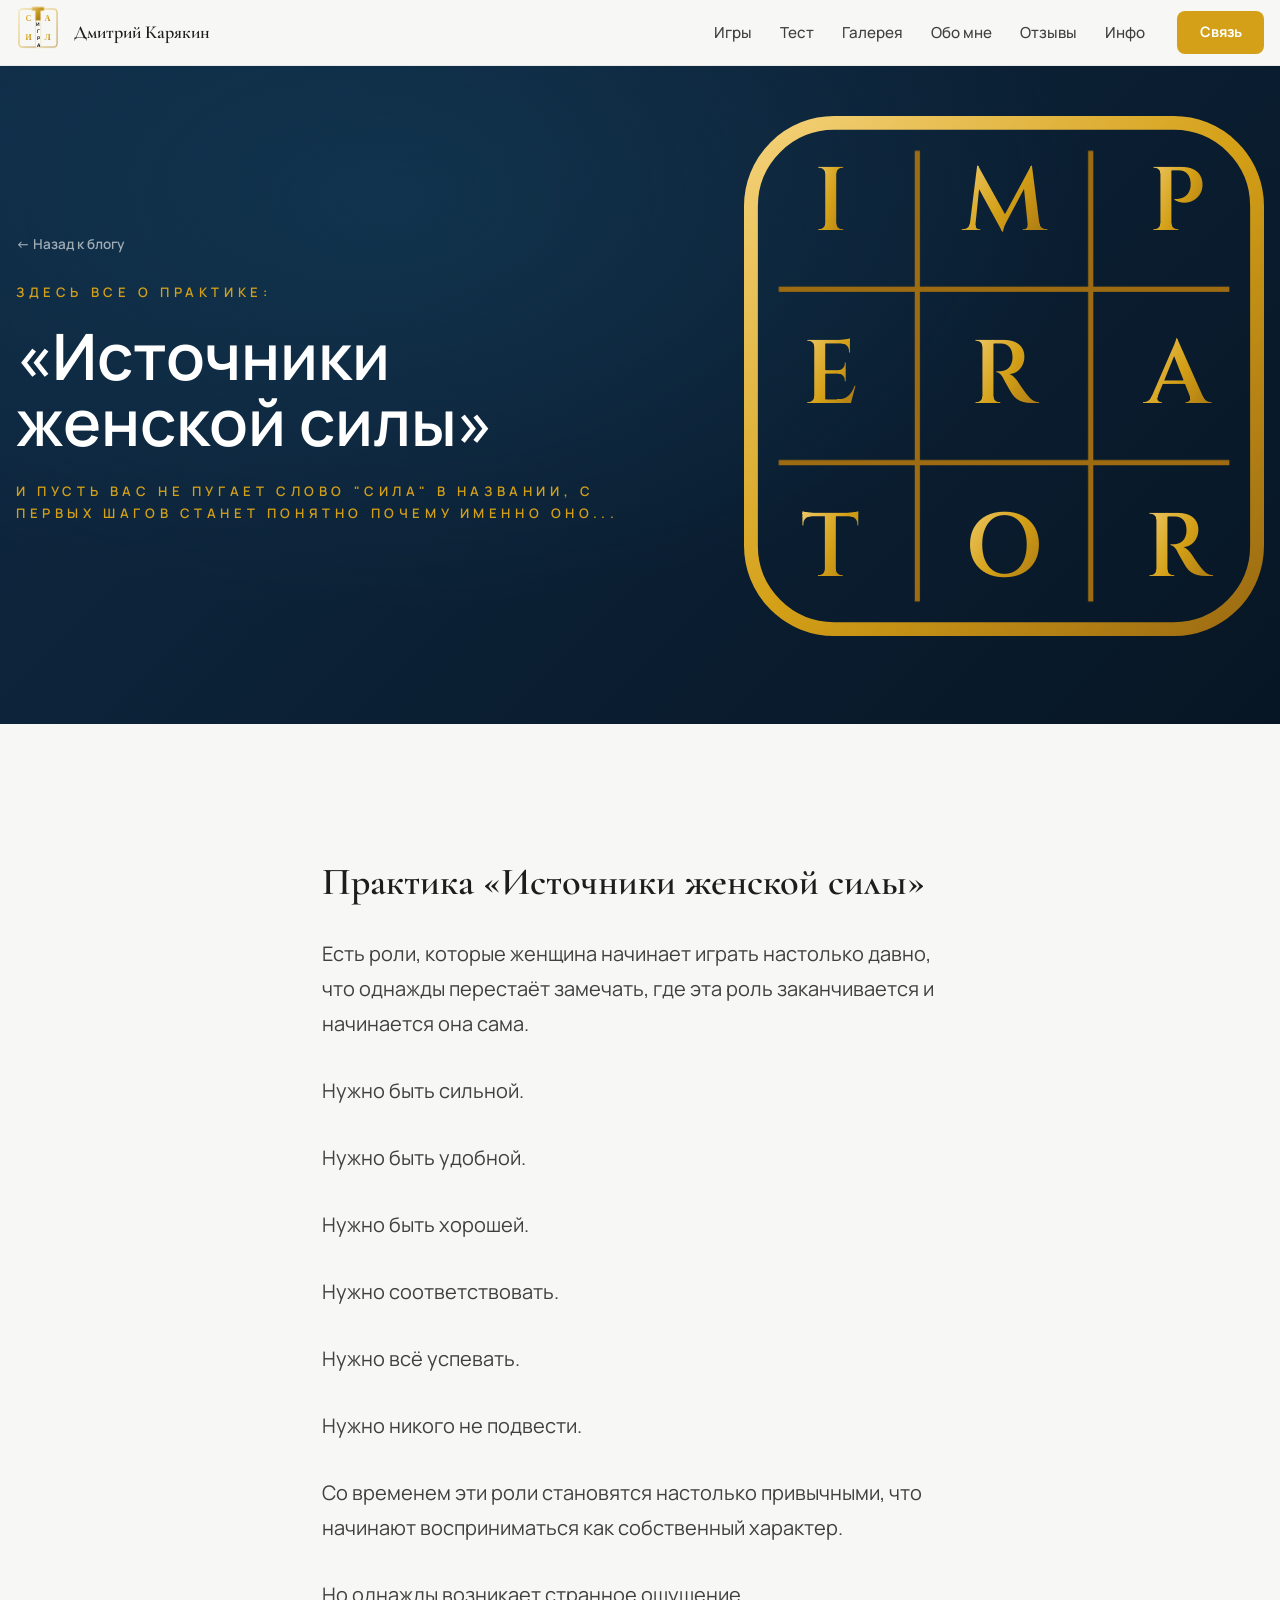
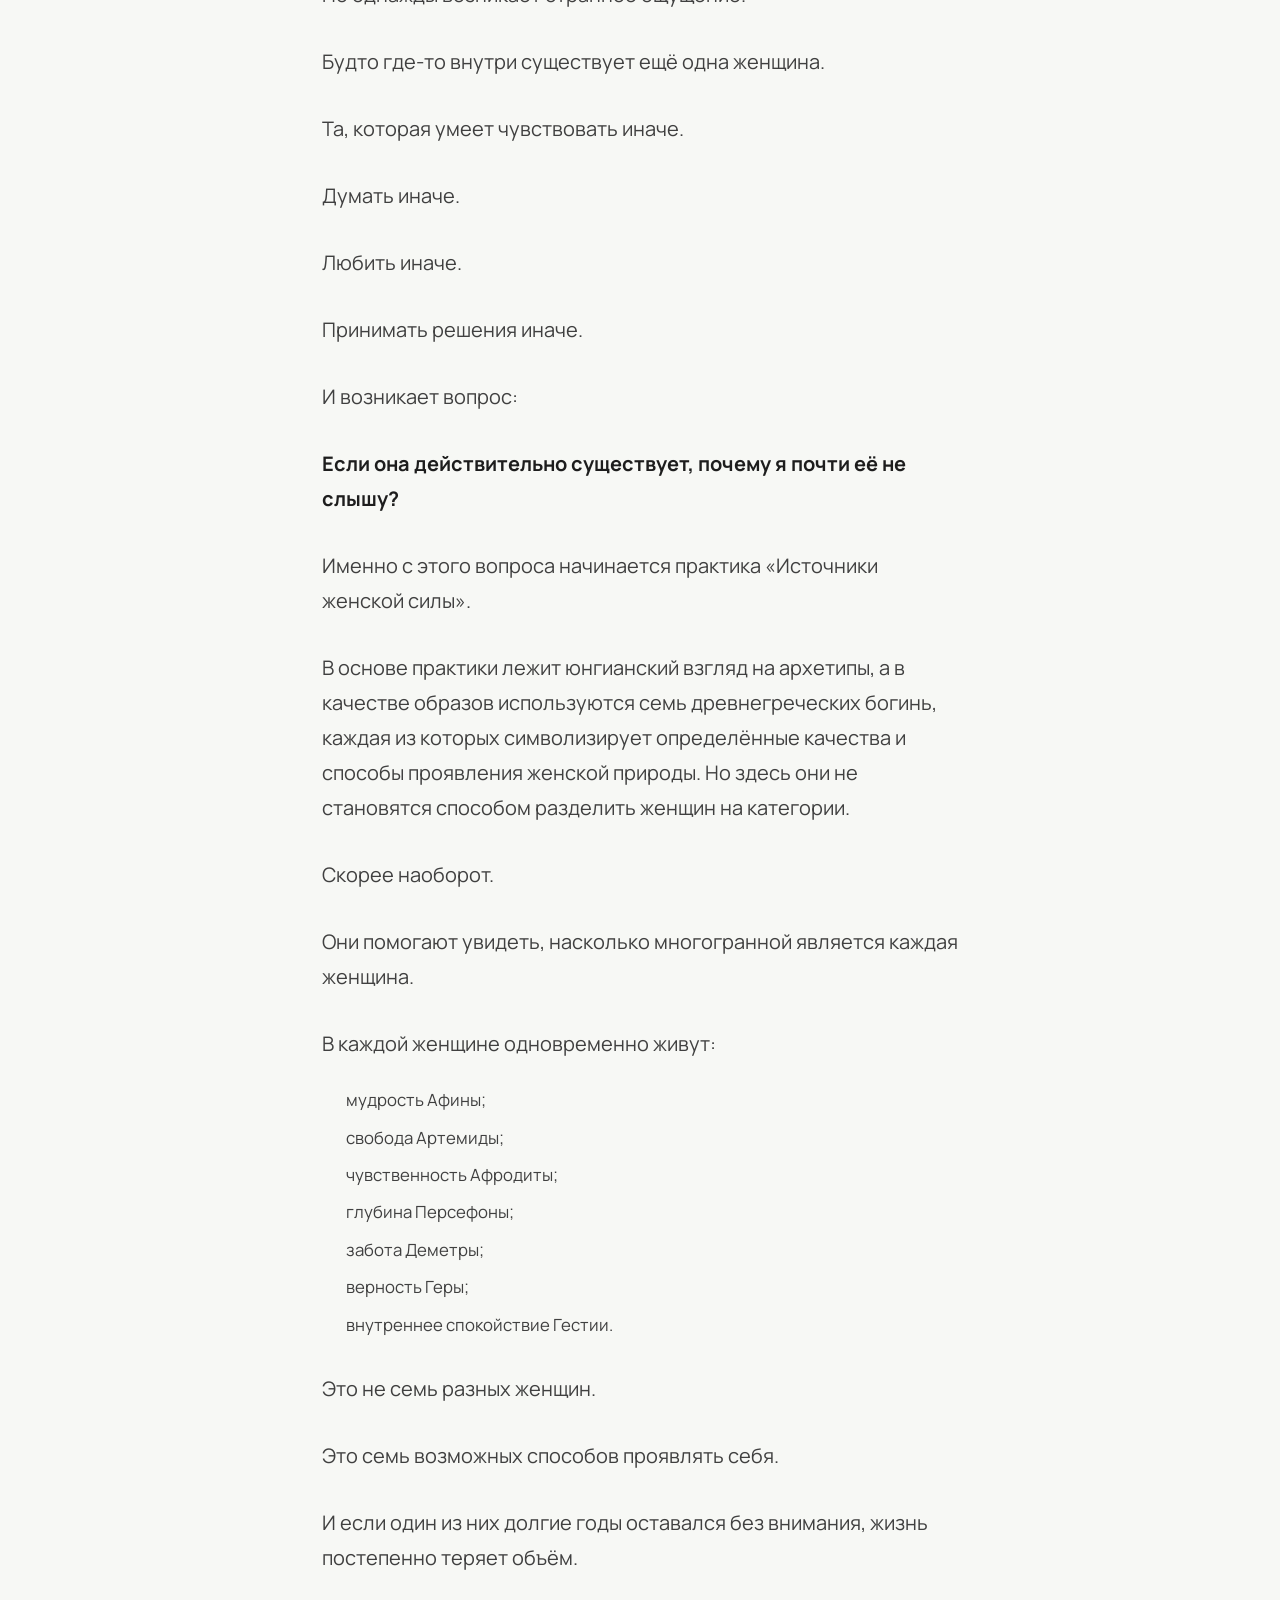
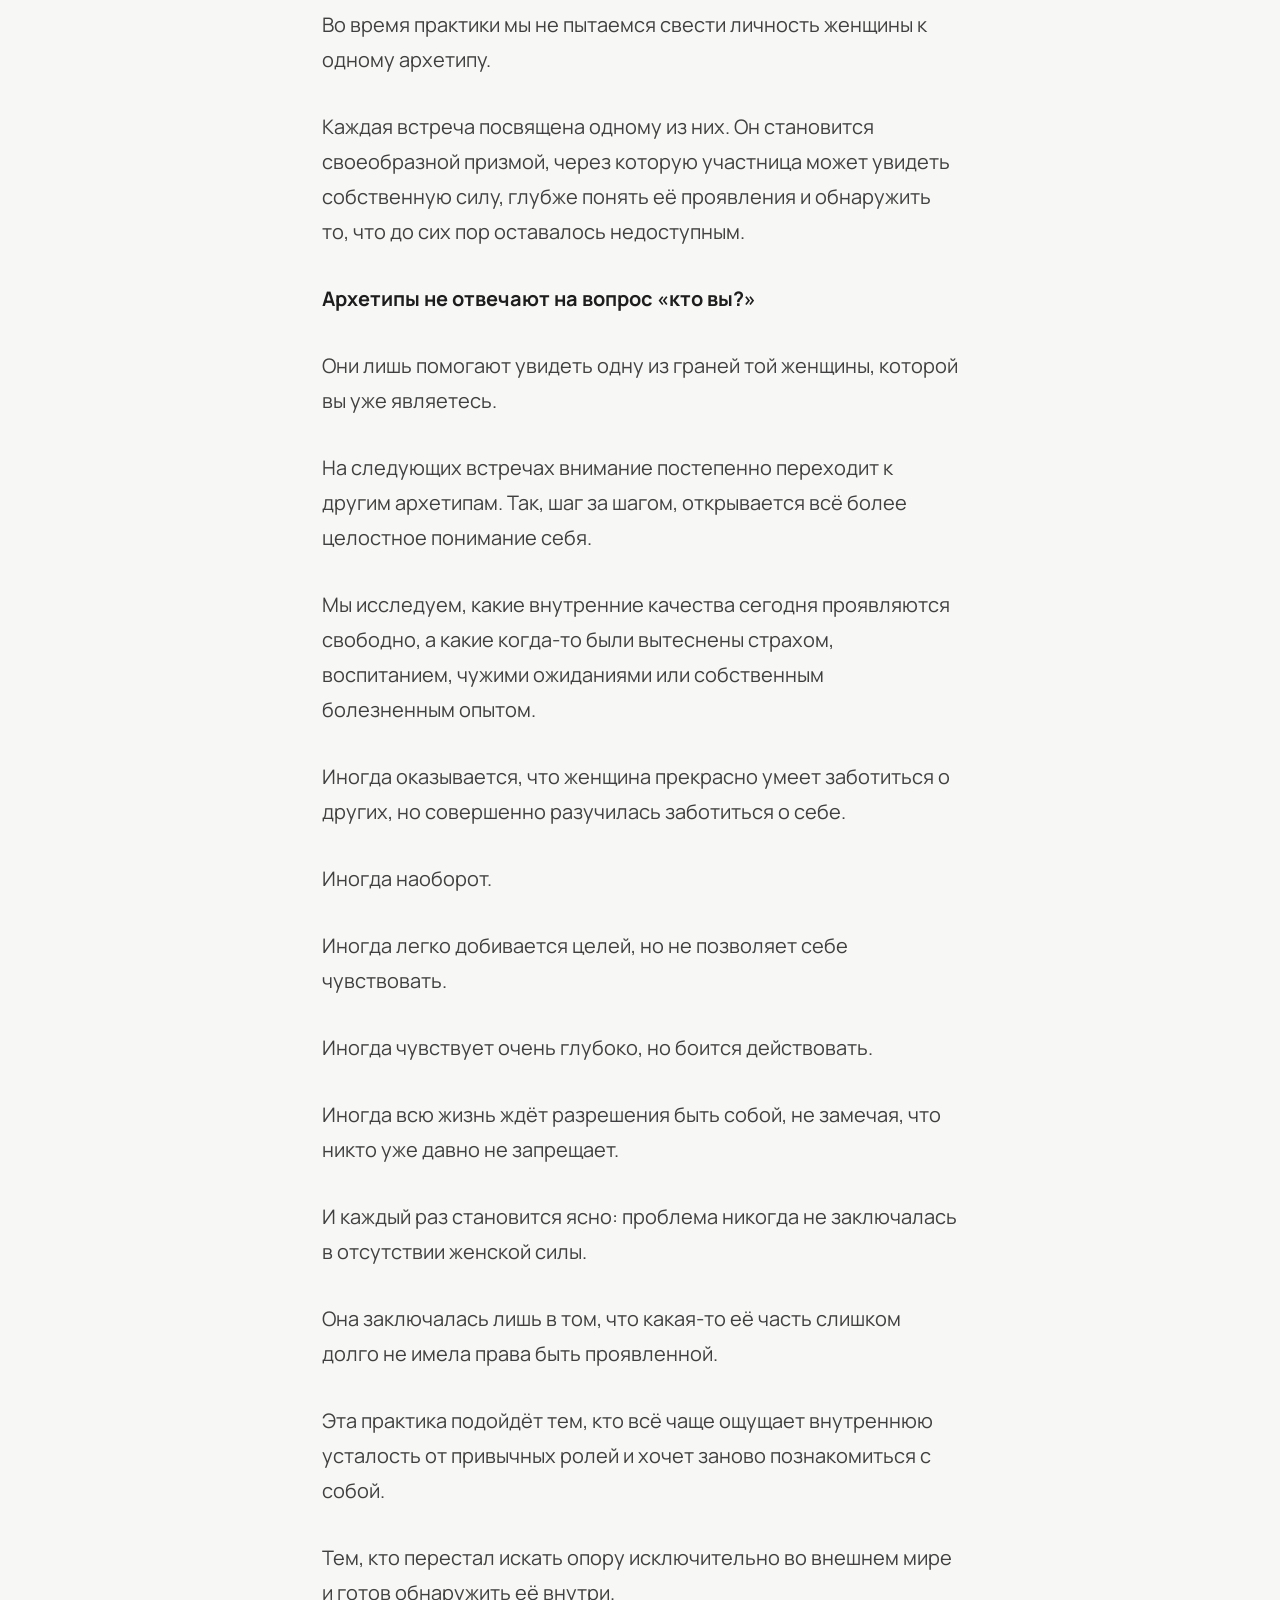
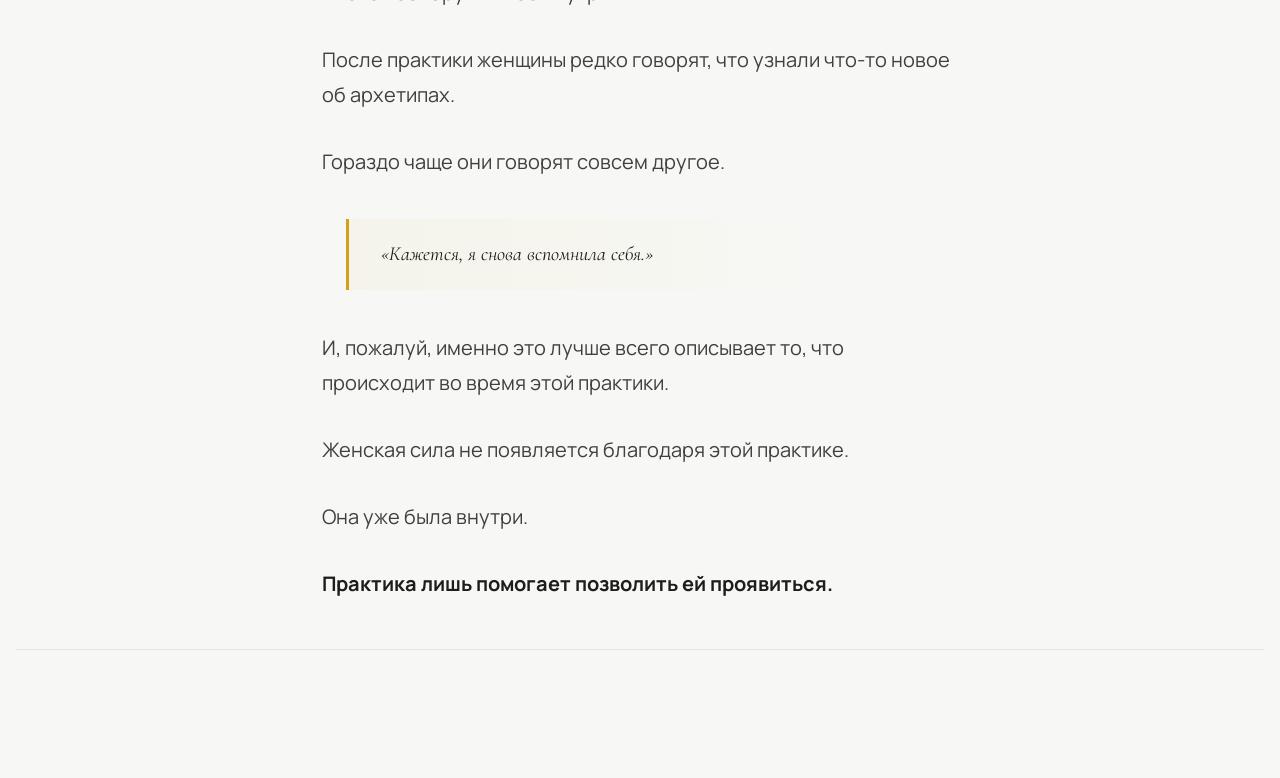
<file: blog/post-3.html>
<!DOCTYPE html>
<html lang="ru">

<head>

    <meta charset="UTF-8">

    <meta name="viewport"
          content="width=device-width, initial-scale=1.0">

    <meta name="color-scheme" content="light">

    <title>«Источники женской силы» | Дмитрий Карякин</title>

    <link rel="icon" type="image/svg+xml" href="../assets/icons/favicon.svg">

    <link rel="preconnect"
          href="https://fonts.googleapis.com">

    <link rel="preconnect"
          href="https://fonts.gstatic.com"
          crossorigin>

    <link href="https://fonts.googleapis.com/css2?family=Cinzel:wght@600&family=Cormorant+Garamond:wght@500;600;700&family=Manrope:wght@300;400;500;600;700;800&display=swap"
          rel="stylesheet">

    <link rel="stylesheet" href="../src/css/base/reset.css">
    <link rel="stylesheet" href="../src/css/base/tokens.css">
    <link rel="stylesheet" href="../src/css/base/typography.css">
    <link rel="stylesheet" href="../src/css/layout/layout.css">
    <link rel="stylesheet" href="../src/css/components/header.css">
    <link rel="stylesheet" href="../src/css/components/logo.css">
    <link rel="stylesheet" href="../src/css/components/logo-sila.css">
    <link rel="stylesheet" href="../src/css/pages/post.css">
    <link rel="stylesheet" href="../src/css/utilities/utilities.css">

</head>

<body>

    <site-header></site-header>

    <main>

        <section class="post-hero">

            <div class="container post-hero-grid">

                <div class="post-hero-text">

                    <a class="post-hero-back" href="../index.html#blog">← Назад к блогу</a>

                    <span class="post-hero-eyebrow">Здесь все о практике:</span>

                    <h1 class="post-hero-title">«Источники женской силы»</h1>

                    <span class="post-hero-eyebrow">И пусть вас не пугает слово "сила" в названии, с первых шагов станет понятно почему именно оно...</span>

                </div>

                <div class="post-hero-logo" data-photo="../assets/images/igs.jpg">

                    <site-logo></site-logo>

                </div>

            </div>

        </section>

        <section class="post">

            <div class="container">

                <div class="post-stub">
                <h2>Практика «Источники женской силы»</h2>

<p>Есть роли, которые женщина начинает играть настолько давно, что однажды перестаёт замечать, где эта роль заканчивается и начинается она сама.</p>

<p>Нужно быть сильной.</p>

<p>Нужно быть удобной.</p>

<p>Нужно быть хорошей.</p>

<p>Нужно соответствовать.</p>

<p>Нужно всё успевать.</p>

<p>Нужно никого не подвести.</p>

<p>Со временем эти роли становятся настолько привычными, что начинают восприниматься как собственный характер.</p>

<p>Но однажды возникает странное ощущение.</p>

<p>Будто где-то внутри существует ещё одна женщина.</p>

<p>Та, которая умеет чувствовать иначе.</p>

<p>Думать иначе.</p>

<p>Любить иначе.</p>

<p>Принимать решения иначе.</p>

<p>И возникает вопрос:</p>

<p><strong>Если она действительно существует, почему я почти её не слышу?</strong></p>

<p>Именно с этого вопроса начинается практика «Источники женской силы».</p>

<p>В основе практики лежит юнгианский взгляд на архетипы, а в качестве образов используются семь древнегреческих богинь, каждая из которых символизирует определённые качества и способы проявления женской природы. Но здесь они не становятся способом разделить женщин на категории.</p>

<p>Скорее наоборот.</p>

<p>Они помогают увидеть, насколько многогранной является каждая женщина.</p>

<p>В каждой женщине одновременно живут:</p>

<ul>
    <li>мудрость Афины;</li>
    <li>свобода Артемиды;</li>
    <li>чувственность Афродиты;</li>
    <li>глубина Персефоны;</li>
    <li>забота Деметры;</li>
    <li>верность Геры;</li>
    <li>внутреннее спокойствие Гестии.</li>
</ul>

<p>Это не семь разных женщин.</p>

<p>Это семь возможных способов проявлять себя.</p>

<p>И если один из них долгие годы оставался без внимания, жизнь постепенно теряет объём.</p>

<p>Во время практики мы не пытаемся свести личность женщины к одному архетипу.</p>

<p>Каждая встреча посвящена одному из них. Он становится своеобразной призмой, через которую участница может увидеть собственную силу, глубже понять её проявления и обнаружить то, что до сих пор оставалось недоступным.</p>

<p><strong>Архетипы не отвечают на вопрос «кто вы?»</strong></p>

<p>Они лишь помогают увидеть одну из граней той женщины, которой вы уже являетесь.</p>

<p>На следующих встречах внимание постепенно переходит к другим архетипам. Так, шаг за шагом, открывается всё более целостное понимание себя.</p>

<p>Мы исследуем, какие внутренние качества сегодня проявляются свободно, а какие когда-то были вытеснены страхом, воспитанием, чужими ожиданиями или собственным болезненным опытом.</p>

<p>Иногда оказывается, что женщина прекрасно умеет заботиться о других, но совершенно разучилась заботиться о себе.</p>

<p>Иногда наоборот.</p>

<p>Иногда легко добивается целей, но не позволяет себе чувствовать.</p>

<p>Иногда чувствует очень глубоко, но боится действовать.</p>

<p>Иногда всю жизнь ждёт разрешения быть собой, не замечая, что никто уже давно не запрещает.</p>

<p>И каждый раз становится ясно: проблема никогда не заключалась в отсутствии женской силы.</p>

<p>Она заключалась лишь в том, что какая-то её часть слишком долго не имела права быть проявленной.</p>

<p>Эта практика подойдёт тем, кто всё чаще ощущает внутреннюю усталость от привычных ролей и хочет заново познакомиться с собой.</p>

<p>Тем, кто перестал искать опору исключительно во внешнем мире и готов обнаружить её внутри.</p>

<p>После практики женщины редко говорят, что узнали что-то новое об архетипах.</p>

<p>Гораздо чаще они говорят совсем другое.</p>

<blockquote>
    <p>«Кажется, я снова вспомнила себя.»</p>
</blockquote>

<p>И, пожалуй, именно это лучше всего описывает то, что происходит во время этой практики.</p>

<p>Женская сила не появляется благодаря этой практике.</p>

<p>Она уже была внутри.</p>

<p><strong>Практика лишь помогает позволить ей проявиться.</strong></p>
                </div>

                <nav class="post-nav" id="post-nav"></nav>

            </div>

        </section>

    </main>

    <script type="module" src="../src/js/app.js"></script>

    <body data-post-slug="post-3"></body>

</body>

</html>
</file>
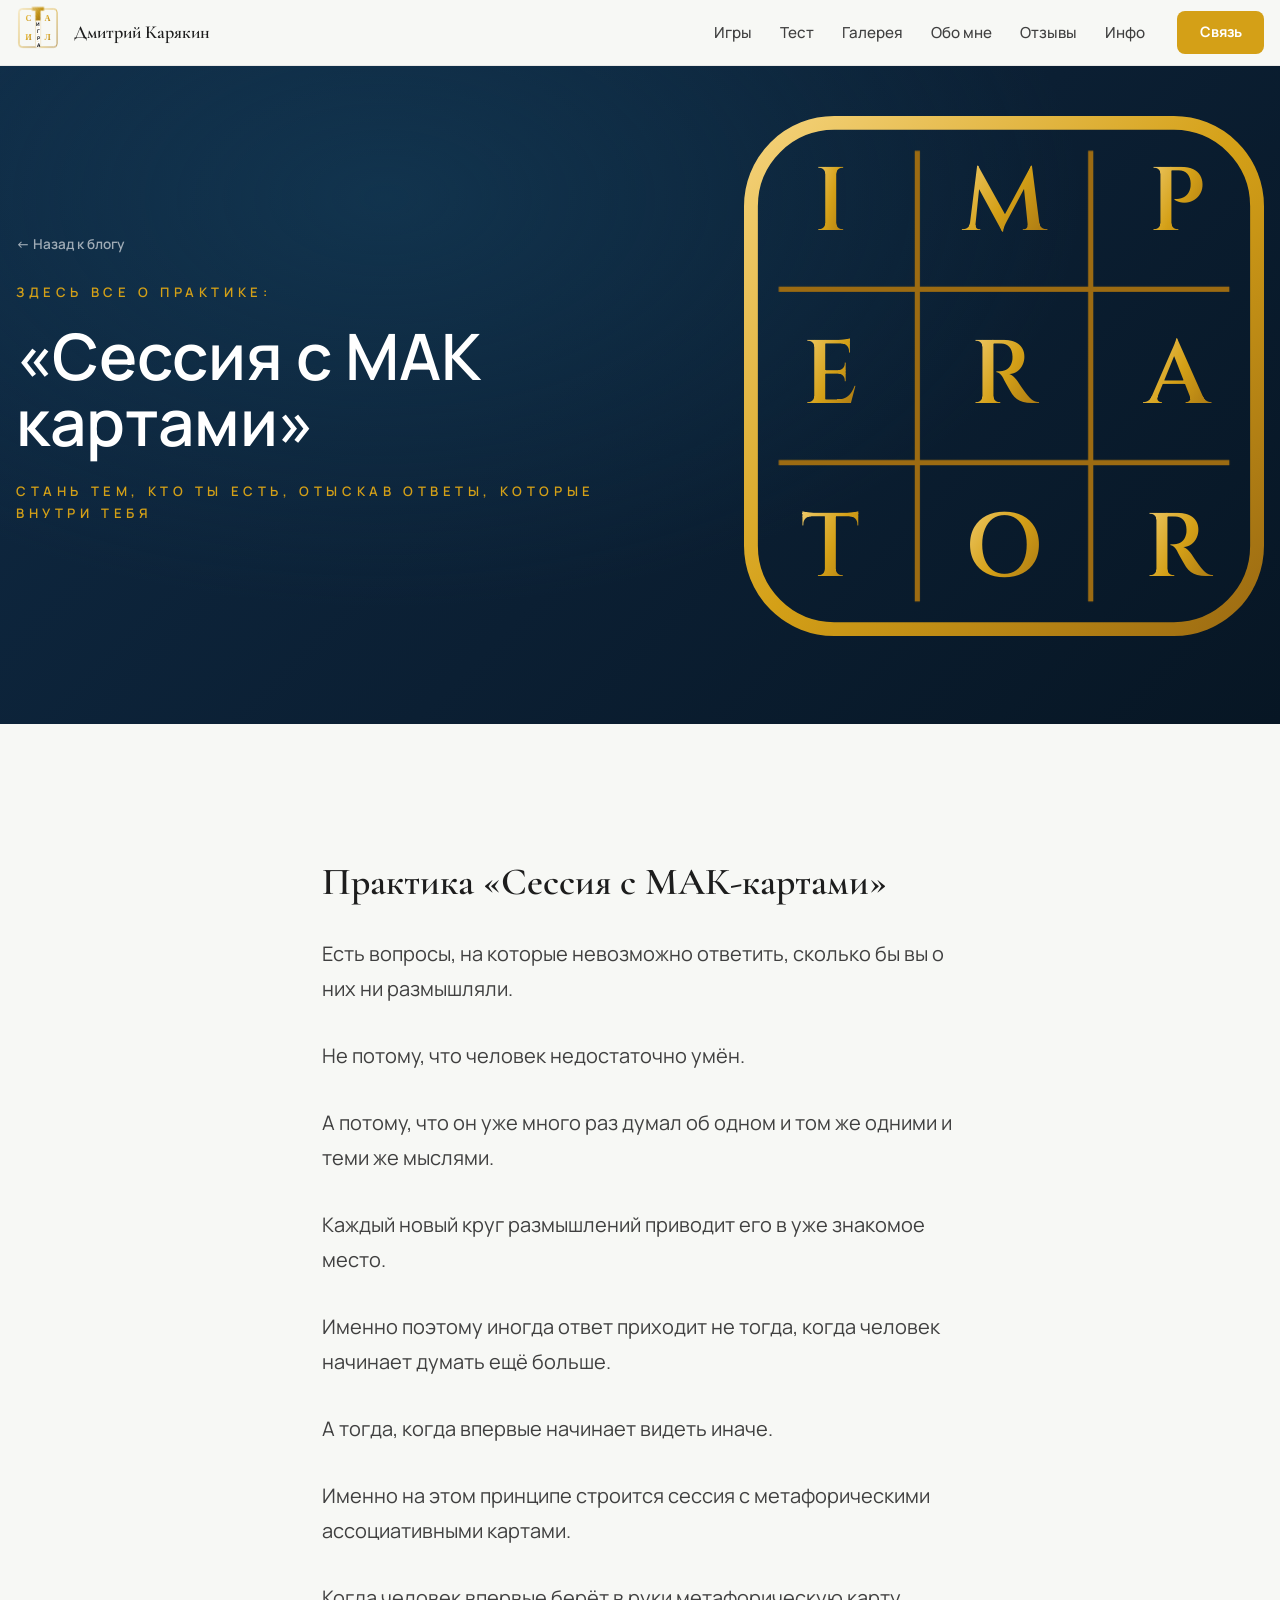
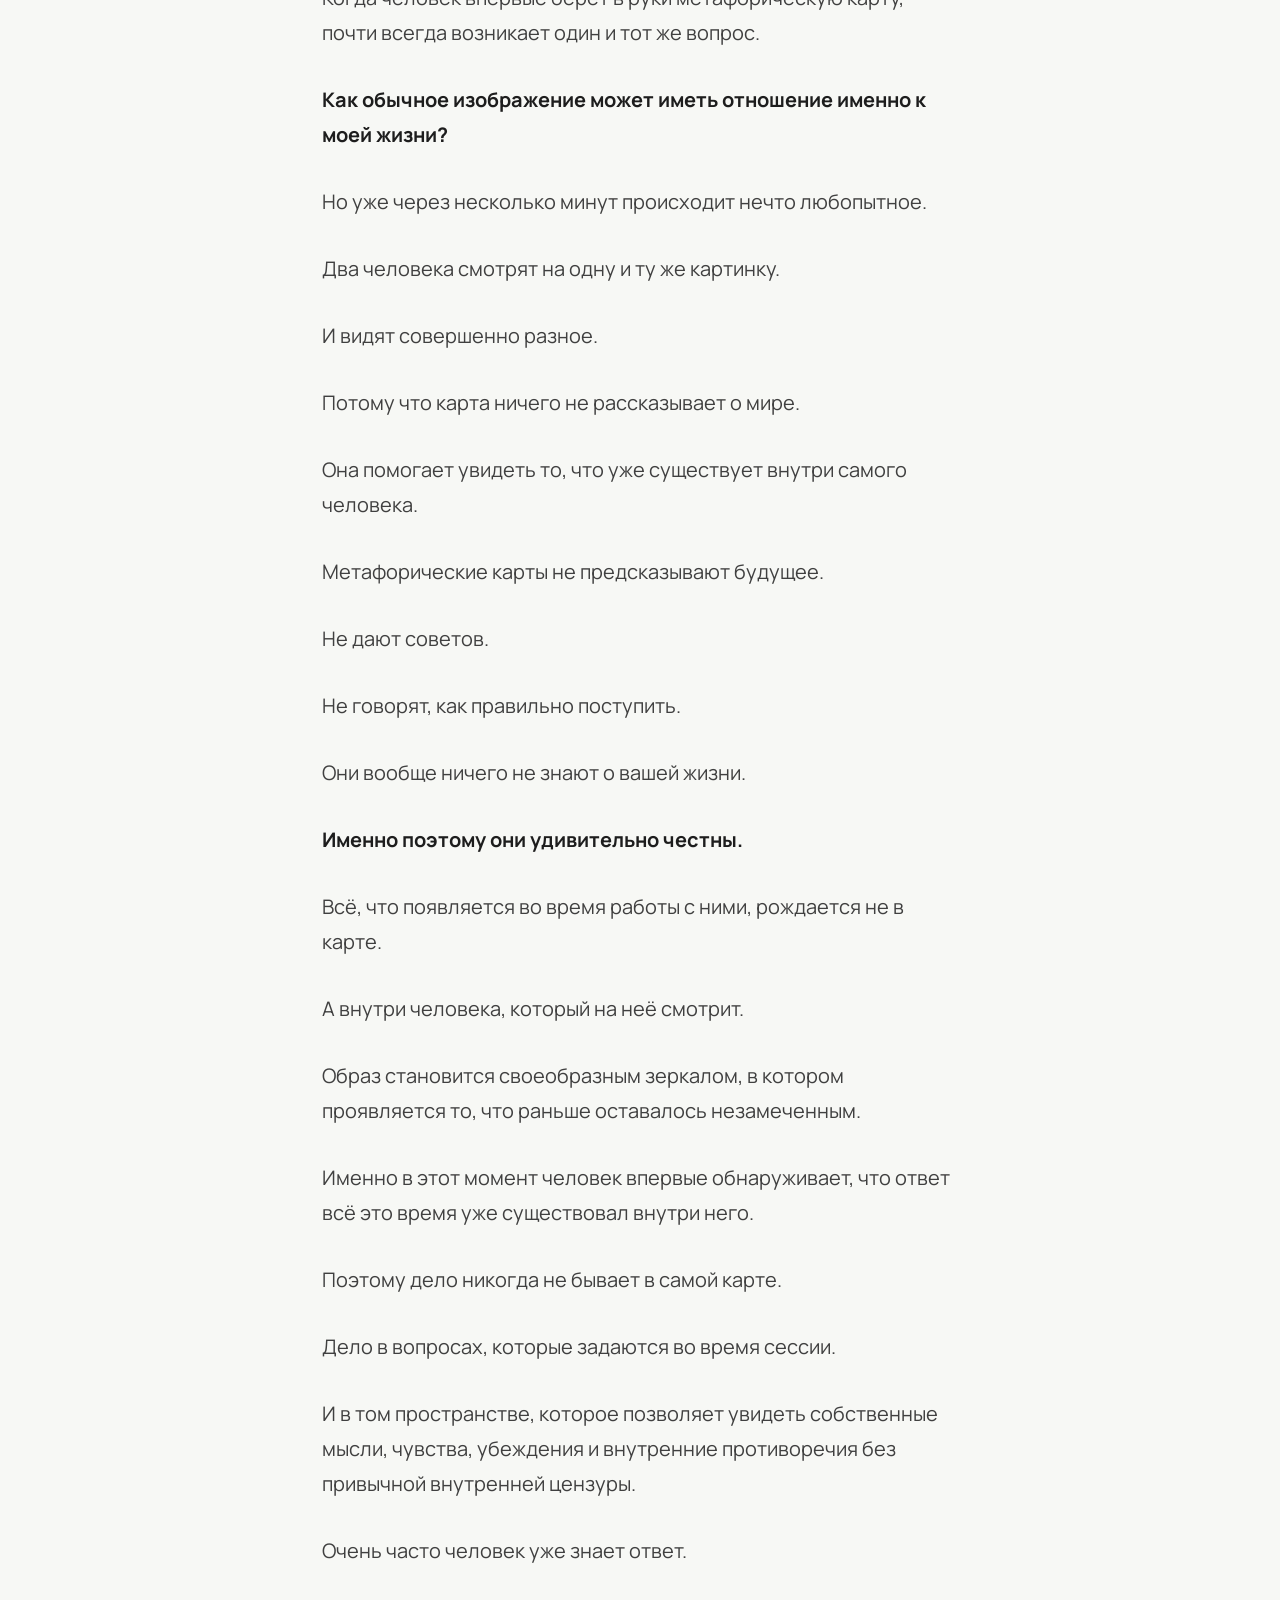
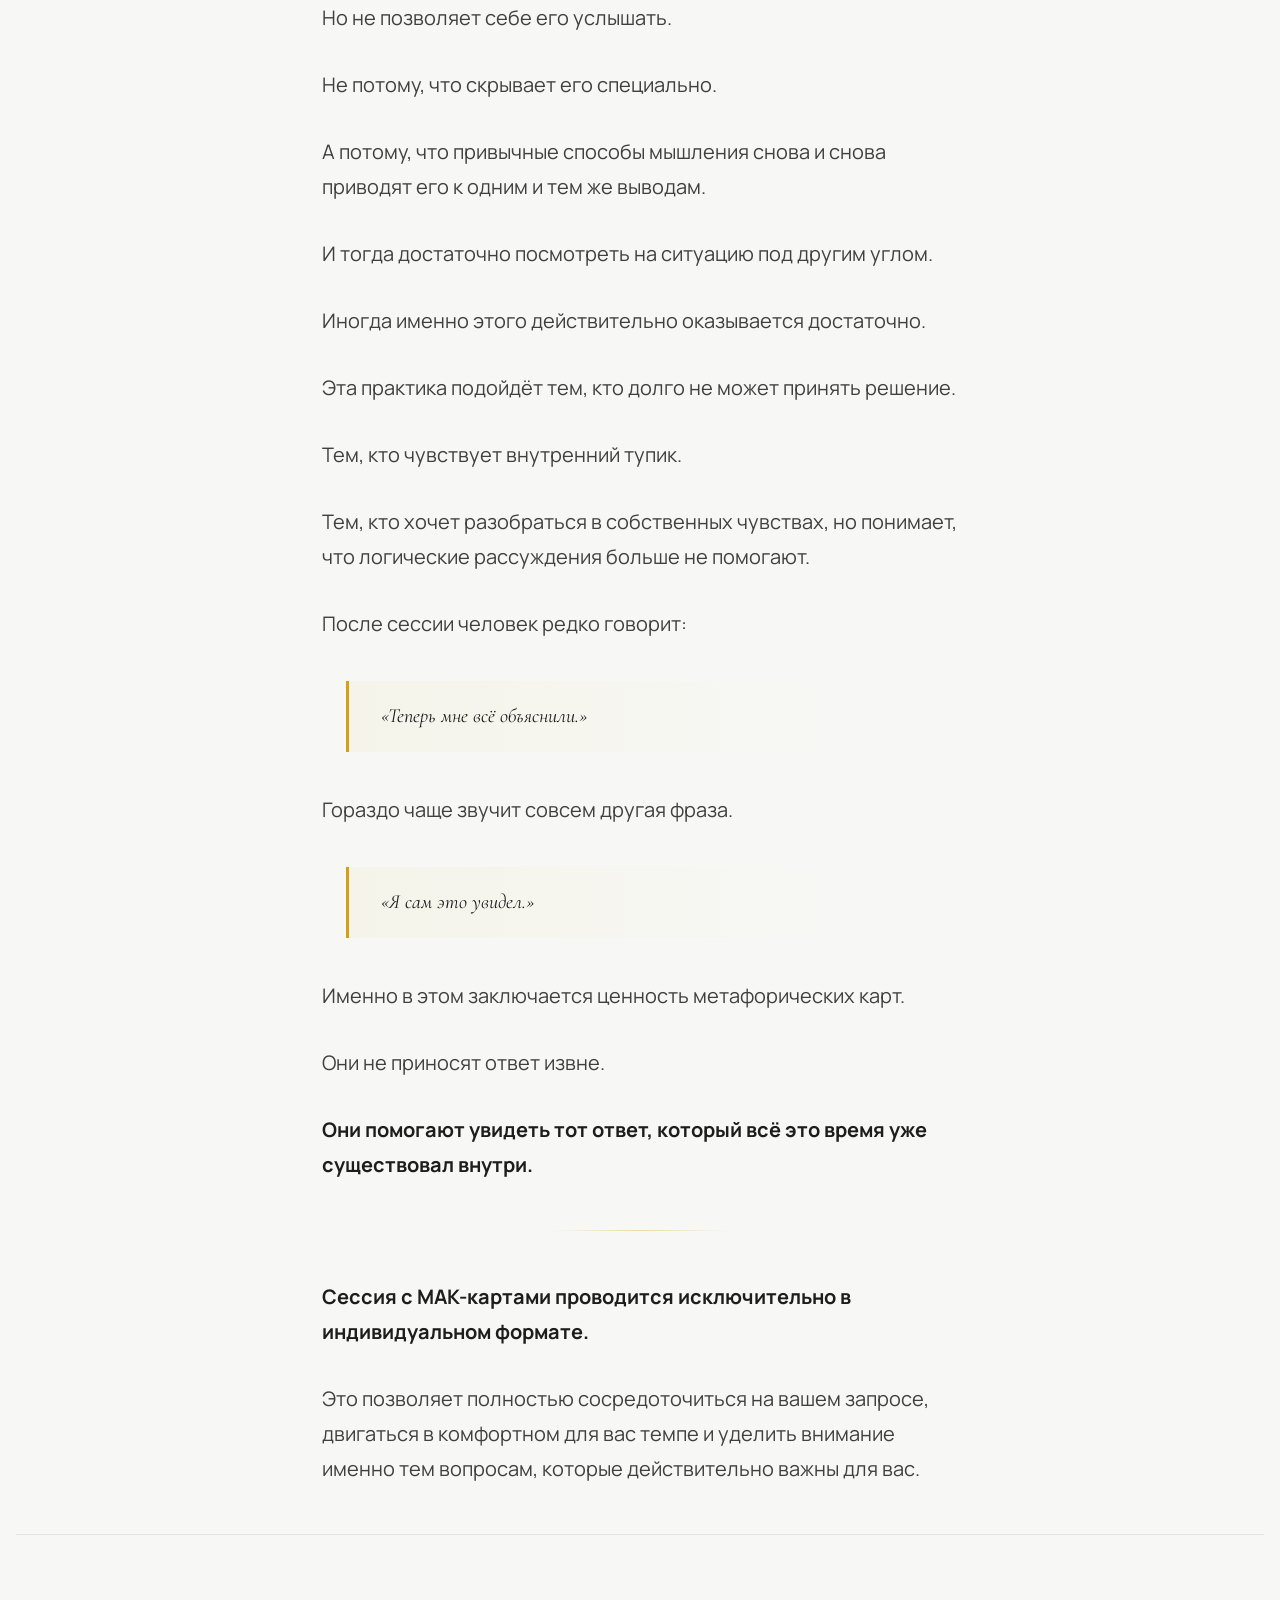
<file: blog/post-4.html>
<!DOCTYPE html>
<html lang="ru">

<head>

    <meta charset="UTF-8">

    <meta name="viewport"
          content="width=device-width, initial-scale=1.0">

    <meta name="color-scheme" content="light">

    <title>«Сессия с МАК картами» | Дмитрий Карякин</title>

    <link rel="icon" type="image/svg+xml" href="../assets/icons/favicon.svg">

    <link rel="preconnect"
          href="https://fonts.googleapis.com">

    <link rel="preconnect"
          href="https://fonts.gstatic.com"
          crossorigin>

    <link href="https://fonts.googleapis.com/css2?family=Cinzel:wght@600&family=Cormorant+Garamond:wght@500;600;700&family=Manrope:wght@300;400;500;600;700;800&display=swap"
          rel="stylesheet">

    <link rel="stylesheet" href="../src/css/base/reset.css">
    <link rel="stylesheet" href="../src/css/base/tokens.css">
    <link rel="stylesheet" href="../src/css/base/typography.css">
    <link rel="stylesheet" href="../src/css/layout/layout.css">
    <link rel="stylesheet" href="../src/css/components/header.css">
    <link rel="stylesheet" href="../src/css/components/logo.css">
    <link rel="stylesheet" href="../src/css/components/logo-sila.css">
    <link rel="stylesheet" href="../src/css/pages/post.css">
    <link rel="stylesheet" href="../src/css/utilities/utilities.css">

</head>

<body>

    <site-header></site-header>

    <main>

        <section class="post-hero">

            <div class="container post-hero-grid">

                <div class="post-hero-text">

                    <a class="post-hero-back" href="../index.html#blog">← Назад к блогу</a>

                    <span class="post-hero-eyebrow">Здесь все о практике:</span>

                    <h1 class="post-hero-title">«Сессия с МАК картами»</h1>

                    <span class="post-hero-eyebrow">Стань тем, кто ты есть, отыскав ответы, которые внутри тебя</span>

                </div>

                <div class="post-hero-logo" data-photo="../assets/images/mak.jpg">

                    <site-logo></site-logo>

                </div>

            </div>

        </section>

        <section class="post">

            <div class="container">

                <div class="post-stub">
                    <h2>Практика «Сессия с МАК-картами»</h2>

<p>Есть вопросы, на которые невозможно ответить, сколько бы вы о них ни размышляли.</p>

<p>Не потому, что человек недостаточно умён.</p>

<p>А потому, что он уже много раз думал об одном и том же одними и теми же мыслями.</p>

<p>Каждый новый круг размышлений приводит его в уже знакомое место.</p>

<p>Именно поэтому иногда ответ приходит не тогда, когда человек начинает думать ещё больше.</p>

<p>А тогда, когда впервые начинает видеть иначе.</p>

<p>Именно на этом принципе строится сессия с метафорическими ассоциативными картами.</p>

<p>Когда человек впервые берёт в руки метафорическую карту, почти всегда возникает один и тот же вопрос.</p>

<p><strong>Как обычное изображение может иметь отношение именно к моей жизни?</strong></p>

<p>Но уже через несколько минут происходит нечто любопытное.</p>

<p>Два человека смотрят на одну и ту же картинку.</p>

<p>И видят совершенно разное.</p>

<p>Потому что карта ничего не рассказывает о мире.</p>

<p>Она помогает увидеть то, что уже существует внутри самого человека.</p>

<p>Метафорические карты не предсказывают будущее.</p>

<p>Не дают советов.</p>

<p>Не говорят, как правильно поступить.</p>

<p>Они вообще ничего не знают о вашей жизни.</p>

<p><strong>Именно поэтому они удивительно честны.</strong></p>

<p>Всё, что появляется во время работы с ними, рождается не в карте.</p>

<p>А внутри человека, который на неё смотрит.</p>

<p>Образ становится своеобразным зеркалом, в котором проявляется то, что раньше оставалось незамеченным.</p>

<p>Именно в этот момент человек впервые обнаруживает, что ответ всё это время уже существовал внутри него.</p>

<p>Поэтому дело никогда не бывает в самой карте.</p>

<p>Дело в вопросах, которые задаются во время сессии.</p>

<p>И в том пространстве, которое позволяет увидеть собственные мысли, чувства, убеждения и внутренние противоречия без привычной внутренней цензуры.</p>

<p>Очень часто человек уже знает ответ.</p>

<p>Но не позволяет себе его услышать.</p>

<p>Не потому, что скрывает его специально.</p>

<p>А потому, что привычные способы мышления снова и снова приводят его к одним и тем же выводам.</p>

<p>И тогда достаточно посмотреть на ситуацию под другим углом.</p>

<p>Иногда именно этого действительно оказывается достаточно.</p>

<p>Эта практика подойдёт тем, кто долго не может принять решение.</p>

<p>Тем, кто чувствует внутренний тупик.</p>

<p>Тем, кто хочет разобраться в собственных чувствах, но понимает, что логические рассуждения больше не помогают.</p>

<p>После сессии человек редко говорит:</p>

<blockquote>
    <p>«Теперь мне всё объяснили.»</p>
</blockquote>

<p>Гораздо чаще звучит совсем другая фраза.</p>

<blockquote>
    <p>«Я сам это увидел.»</p>
</blockquote>

<p>Именно в этом заключается ценность метафорических карт.</p>

<p>Они не приносят ответ извне.</p>

<p><strong>Они помогают увидеть тот ответ, который всё это время уже существовал внутри.</strong></p>

<hr>

<p><strong>Сессия с МАК-картами проводится исключительно в индивидуальном формате.</strong></p>

<p>Это позволяет полностью сосредоточиться на вашем запросе, двигаться в комфортном для вас темпе и уделить внимание именно тем вопросам, которые действительно важны для вас.</p>
                </div>

                <nav class="post-nav" id="post-nav"></nav>

            </div>

        </section>

    </main>

    <script type="module" src="../src/js/app.js"></script>

    <body data-post-slug="post-4"></body>

</body>

</html>
</file>
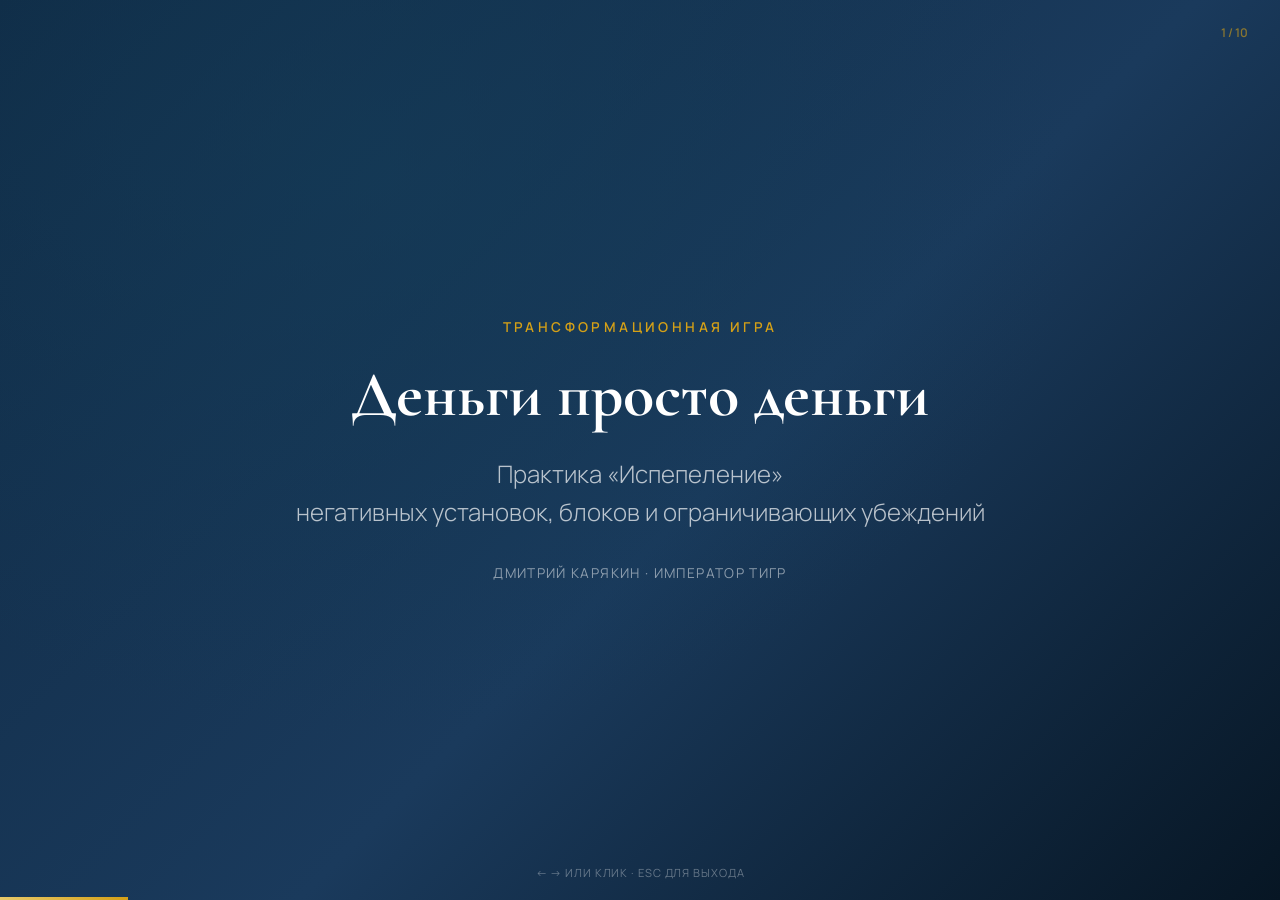
<file: assets/presentations/ispepelenie.html>
<!DOCTYPE html>
<html lang="ru">
<head>
<meta charset="UTF-8">
<meta name="viewport" content="width=device-width, initial-scale=1.0">
<title>Испепеление — Деньги просто деньги</title>
<link href="https://fonts.googleapis.com/css2?family=Cormorant+Garamond:wght@400;600;700&family=Manrope:wght@300;400;600;700&display=swap" rel="stylesheet">
<style>
:root{
    --gold-light:#E8C96A;
    --gold-mid:#D4A017;
    --gold-deep:#B8860B;
    --color-bg:#F7F5F0;
    --color-surface:#FFFFFF;
    --color-title:#1A1814;
    --color-text:#3A3530;
    --color-hero:#0F2A44;
    --radius-md:16px;
}

*{margin:0;padding:0;box-sizing:border-box;}

html,body{
    width:100%;height:100%;
    font-family:"Manrope",sans-serif;
    background:#111;
    overflow:hidden;
    color:var(--color-title);
}

.slide{
    position:fixed;
    inset:0;
    display:flex;
    flex-direction:column;
    align-items:center;
    justify-content:center;
    padding:4rem 5vw;
    opacity:0;
    visibility:hidden;
    transition:opacity .6s ease, visibility .6s ease;
    z-index:0;
}

.slide.active{
    opacity:1;
    visibility:visible;
    z-index:10;
}

.slide-light{background:var(--color-bg);}
.slide-dark{
    background:
        radial-gradient(ellipse at 30% 20%,rgba(20,61,89,.6),transparent 55%),
        linear-gradient(135deg,#0F2A44 0%,#1a3a5c 55%,#071624 100%);
    color:#fff;
}
.slide-dark .slide-title{color:#fff;}
.slide-dark .slide-subtitle{color:rgba(255,255,255,.7);}
.slide-dark .slide-body{color:rgba(255,255,255,.85);}

.slide-content{
    max-width:1100px;
    width:100%;
    text-align:center;
}

.slide-eyebrow{
    font-family:"Manrope",sans-serif;
    font-size:.85rem;
    font-weight:600;
    letter-spacing:.25em;
    text-transform:uppercase;
    color:var(--gold-mid);
    margin-bottom:1.5rem;
}

.slide-title{
    font-family:"Cormorant Garamond",serif;
    font-weight:700;
    font-size:clamp(2.4rem,5vw,4.5rem);
    line-height:1.1;
    margin-bottom:1.5rem;
    color:var(--color-title);
}

.slide-subtitle{
    font-family:"Manrope",sans-serif;
    font-size:clamp(1.1rem,2vw,1.5rem);
    font-weight:300;
    line-height:1.6;
    max-width:50ch;
    margin:0 auto 2rem;
    color:var(--color-text);
}

.slide-body{
    font-family:"Manrope",sans-serif;
    font-size:clamp(1rem,1.6vw,1.25rem);
    line-height:1.75;
    max-width:65ch;
    margin:0 auto;
    color:var(--color-text);
    text-align:left;
}

.slide-body.center{text-align:center;}
.slide-body ul{list-style:none;padding:0;}
.slide-body li{
    position:relative;
    padding-left:1.75rem;
    margin-bottom:1rem;
}
.slide-body li::before{
    content:"◆";
    position:absolute;
    left:0;
    color:var(--gold-mid);
    font-size:.7rem;
    top:.35rem;
}

.cards-row{
    display:grid;
    grid-template-columns:repeat(auto-fit,minmax(220px,1fr));
    gap:1.5rem;
    margin-top:2.5rem;
    max-width:900px;
    margin-inline:auto;
}

.card{
    background:rgba(255,255,255,.06);
    border:1px solid rgba(212,160,23,.25);
    border-radius:var(--radius-md);
    padding:2rem 1.5rem;
    text-align:center;
    backdrop-filter:blur(4px);
}
.slide-light .card{
    background:#fff;
    border:1px solid rgba(38,34,29,.1);
    box-shadow:0 8px 30px rgba(0,0,0,.06);
}
.card-num{
    font-family:"Cormorant Garamond",serif;
    font-size:2.5rem;
    font-weight:700;
    color:var(--gold-mid);
    margin-bottom:.75rem;
}
.card-title{
    font-family:"Cormorant Garamond",serif;
    font-size:1.4rem;
    font-weight:600;
    margin-bottom:.5rem;
}
.card-desc{font-size:.9rem;line-height:1.55;opacity:.8;}

.quote-box{
    border-left:3px solid var(--gold-mid);
    padding:1.5rem 2rem;
    margin:2rem auto 0;
    max-width:55ch;
    text-align:left;
    background:linear-gradient(90deg,rgba(212,160,23,.05),transparent 80%);
}
.quote-box p{
    font-family:"Cormorant Garamond",serif;
    font-style:italic;
    font-size:1.5rem;
    line-height:1.45;
    color:var(--color-title);
}
.slide-dark .quote-box p{color:#fff;}

.progress-bar{
    position:fixed;
    bottom:0;left:0;
    height:3px;
    background:linear-gradient(90deg,var(--gold-light),var(--gold-mid));
    transition:width .4s ease;
    z-index:100;
}

.nav-hint{
    position:fixed;
    bottom:1.25rem;
    left:50%;
    transform:translateX(-50%);
    font-size:.7rem;
    letter-spacing:.08em;
    text-transform:uppercase;
    color:rgba(255,255,255,.35);
    z-index:50;
    pointer-events:none;
}
.slide-light ~ .nav-hint{color:rgba(58,53,48,.35);}

.slide-counter{
    position:fixed;
    top:1.5rem;
    right:2rem;
    font-family:"Manrope",sans-serif;
    font-size:.75rem;
    font-weight:600;
    color:var(--gold-mid);
    opacity:.6;
    z-index:50;
    pointer-events:none;
}

@media (max-width:768px){
    .slide{padding:2.5rem 1.5rem;}
    .cards-row{grid-template-columns:1fr;}
    .quote-box{padding:1rem 1.25rem;}
    .quote-box p{font-size:1.2rem;}
}
</style>
</head>
<body>

<div class="slide-counter" id="counter">1 / 10</div>
<div class="progress-bar" id="progress" style="width:10%"></div>

<div class="slide slide-dark active">
    <div class="slide-content">
        <div class="slide-eyebrow">Трансформационная игра</div>
        <h1 class="slide-title">Деньги просто деньги</h1>
        <p class="slide-subtitle">Практика «Испепеление»<br>негативных установок, блоков и ограничивающих убеждений</p>
        <div style="margin-top:2rem;font-size:.85rem;opacity:.5;letter-spacing:.1em;text-transform:uppercase;">
            Дмитрий Карякин · Император Тигр
        </div>
    </div>
</div>

<div class="slide slide-light">
    <div class="slide-content">
        <div class="slide-eyebrow">Цель практики</div>
        <h2 class="slide-title">Что мы делаем сегодня</h2>
        <div class="slide-body center">
            <p style="margin-bottom:1.5rem;">Мы не будем «бороться» с негативом. Мы его <b style="color:var(--gold-deep);">увидим, назовём и отпустим</b> — через осознанное превращение в тепло.</p>
            <p>Испепеление — это не уничтожение. Это <b>трансмутация</b>: то, что ограничивало, становится топливом для роста.</p>
        </div>
    </div>
</div>

<div class="slide slide-dark">
    <div class="slide-content">
        <div class="slide-eyebrow">Теория</div>
        <h2 class="slide-title">Установки, блоки, убеждения</h2>
        <div class="cards-row">
            <div class="card">
                <div class="card-num">01</div>
                <div class="card-title">Установка</div>
                <div class="card-desc">Автоматическая программа, полученная в детстве. «Деньги — зло».</div>
            </div>
            <div class="card">
                <div class="card-num">02</div>
                <div class="card-title">Блок</div>
                <div class="card-desc">Эмоциональная пробка. Страх, стыд, тревога при мысли о деньгах.</div>
            </div>
            <div class="card">
                <div class="card-num">03</div>
                <div class="card-title">Убеждение</div>
                <div class="card-desc">Логическая конструкция. «Чтобы заработать, нужно много работать».</div>
            </div>
        </div>
    </div>
</div>

<div class="slide slide-light">
    <div class="slide-content">
        <div class="slide-eyebrow">Механика</div>
        <h2 class="slide-title">Как работает ограничитель</h2>
        <div class="slide-body">
            <ul>
                <li><b>Событие</b> → мозг ищет похожее в памяти</li>
                <li><b>Найдена установка</b> → она подкрашивает реальность</li>
                <li><b>Эмоциональный отклик</b> → тело реагирует до мысли</li>
                <li><b>Действие по шаблону</b> → мы повторяем старое поведение</li>
                <li><b>Подтверждение</b> → «видите, я же говорил» — цикл замкнут</li>
            </ul>
            <div class="quote-box">
                <p>«Мы не видим мир таким, каков он есть. Мы видим мир таким, каковы мы сами.»</p>
            </div>
        </div>
    </div>
</div>

<div class="slide slide-dark">
    <div class="slide-content">
        <div class="slide-eyebrow">Диагностика</div>
        <h2 class="slide-title">Частые установки про деньги</h2>
        <div class="slide-body">
            <ul>
                <li>«Богатые люди — жадные и нечестные»</li>
                <li>«Деньги не растут на деревьях»</li>
                <li>«Не в деньгах счастье» (как запрет на достаток)</li>
                <li>«Лучше меньше, но честно» (страх большего)</li>
                <li>«Я не умею зарабатывать» (идентичность)</li>
                <li>«Деньги уходят быстрее, чем приходят» (сценарий)</li>
            </ul>
            <p style="margin-top:1.5rem;text-align:center;font-size:.95rem;opacity:.7;">Какая из этих фраз "Ваша"?</p>
        </div>
    </div>
</div>

<div class="slide slide-light">
    <div class="slide-content">
        <div class="slide-eyebrow">Практика</div>
        <h2 class="slide-title">Алгоритм «Испепеление»</h2>
        <div class="cards-row" style="max-width:1000px;">
            <div class="card">
                <div class="card-num">1</div>
                <div class="card-title">Назвать</div>
                <div class="card-desc">Выяснить точную формулировку установки. Не «что-то не так», а конкретная фраза.</div>
            </div>
            <div class="card">
                <div class="card-num">2</div>
                <div class="card-title">Почувствовать</div>
                <div class="card-desc">Где в теле застряла эта установка? Тепло, холод, сжатие — отметить.</div>
            </div>
            <div class="card">
                <div class="card-num">3</div>
                <div class="card-title">Испепелить</div>
                <div class="card-desc">Представить, как огонь осознанности прожигает формулировку дотла. Без остатка.</div>
            </div>
            <div class="card">
                <div class="card-num">4</div>
                <div class="card-title">Заменить</div>
                <div class="card-desc">В пустоту, где была установка, вписать новое убеждение — позитивное, конкретное, своё.</div>
            </div>
        </div>
    </div>
</div>

<div class="slide slide-dark">
    <div class="slide-content">
        <div class="slide-eyebrow">Ваша работа</div>
        <h2 class="slide-title">Что делать прямо сейчас</h2>
        <div class="slide-body">
            <ul>
                <li>Возьмите лист бумаги и ручку</li>
                <li>Запишите <b>3–5 фраз</b>, которые вы слышали про деньги в детстве</li>
                <li>Выберите <b>одну</b> — самую живую, самую болезненную</li>
                <li>Закройте глаза. Почувствуйте, где она сидит в теле</li>
                <li>Представьте, что перед вами — лист с этой фразой. Поднесите пламя. Смотрите, как она сгорает без следа</li>
                <li>Когда пепел остыл — напишите новую фразу на этом месте</li>
            </ul>
            <div class="quote-box" style="margin-top:2rem;">
                <p>«Огонь не уничтожает — он очищает. То, что осталось после огня, — уже не было вашим врагом.»</p>
            </div>
        </div>
    </div>
</div>

<div class="slide slide-light">
    <div class="slide-content">
        <div class="slide-eyebrow">Важно</div>
        <h2 class="slide-title">Правила безопасности</h2>
        <div class="slide-body">
            <ul>
                <li><b>Не анализируйте</b> — чувствуйте. Мозг хочет понять, тело хочет отпустить</li>
                <li><b>Не торопитесь.</b> Огонь не горит быстрее, чем ему положено</li>
                <li><b>Если тяжело</b> — дышите. Глубокий вдох через нос, медленный выдох ртом</li>
                <li><b>Новая фраза</b> должна быть в настоящем времени, утвердительной, конкретной</li>
                <li><b>Пример замены:</b> «Деньги — зло» → «Деньги — инструмент моей свободы»</li>
            </ul>
        </div>
    </div>
</div>

<div class="slide slide-dark">
    <div class="slide-content">
        <div class="slide-eyebrow">Финал</div>
        <h2 class="slide-title">Что изменилось?</h2>
        <div class="slide-body center">
            <p style="margin-bottom:1.5rem;">Если вы чувствуете лёгкость, тепло или странную пустоту там, где раньше было сжатие — <b>работа сделана</b>.</p>
            <p style="margin-bottom:2rem;">Пустота — это не потеря. Это <b>место для нового</b>.</p>
            <div class="quote-box" style="margin-inline:auto;">
                <p>«Истина = сумма правд.<br>Вся наша жизнь — ИГРА.<br>А деньги — просто деньги.»</p>
            </div>
        </div>
    </div>
</div>

<div class="slide slide-light">
    <div class="slide-content">
        <div class="slide-eyebrow">Император Тигр</div>
        <h2 class="slide-title">Дмитрий Карякин</h2>
        <p class="slide-subtitle">Игропрактик · Фасилитатор · Проводник в мир трансформационных игр</p>
        <div style="margin-top:2.5rem;font-size:1.1rem;line-height:2;color:var(--color-text);">
            <p><b style="color:var(--gold-deep);">sila.t-igra.com</b></p>
            <p>Трансформационные игры · Полезные практики · Игровая механика</p>
        </div>
        <div style="margin-top:2rem;font-size:.8rem;opacity:.5;letter-spacing:.15em;text-transform:uppercase;">
            СИЛА — Сообщество Интересных Людей
        </div>
    </div>
</div>

<div class="nav-hint" id="navHint">← → или клик · Esc для выхода</div>

<script>
(function(){
    const slides = document.querySelectorAll('.slide');
    const counter = document.getElementById('counter');
    const progress = document.getElementById('progress');
    const navHint = document.getElementById('navHint');
    let current = 0;
    const total = slides.length;

    function update(){
        slides.forEach((s,i)=>s.classList.toggle('active',i===current));
        counter.textContent = (current+1) + ' / ' + total;
        progress.style.width = ((current+1)/total*100) + '%';
        const active = slides[current];
        if(active.classList.contains('slide-light')){
            navHint.style.color = 'rgba(58,53,48,.35)';
        }else{
            navHint.style.color = 'rgba(255,255,255,.35)';
        }
    }

    function next(){ if(current < total-1){ current++; update(); } }
    function prev(){ if(current > 0){ current--; update(); } }

    document.addEventListener('keydown', e=>{
        if(e.key==='ArrowRight'||e.key===' '||e.key==='Enter'){ e.preventDefault(); next(); }
        if(e.key==='ArrowLeft'){ e.preventDefault(); prev(); }
        if(e.key==='Escape'){ document.exitFullscreen?.() || document.webkitExitFullscreen?.(); }
    });

    document.addEventListener('click', e=>{
        const w = window.innerWidth;
        if(e.clientX > w/2) next(); else prev();
    });

    let touchStartX = 0;
    document.addEventListener('touchstart', e=>{ touchStartX = e.changedTouches[0].screenX; });
    document.addEventListener('touchend', e=>{
        const dx = e.changedTouches[0].screenX - touchStartX;
        if(Math.abs(dx)>50){ dx<0 ? next() : prev(); }
    });

    update();
})();
</script>
</body>
</html>
</file>
<file: concept/logo_v2/css/logo_v2.css>
/* ==========================================================
   IMPERATOR TIGR
   Logo V2 Laboratory
   Version: LC-0.1
========================================================== */

:root {

    --background: #07131f;
    --background-soft: #102338;

    --text: #f5f7fa;
    --text-secondary: #b9c3cf;

    --accent: #d7b46a;

    --container: 1280px;

}

*,
*::before,
*::after {
    box-sizing: border-box;
}

html {

    font-size: 16px;
    scroll-behavior: smooth;

}

body {

    margin: 0;

    min-height: 100vh;

    background:
        radial-gradient(
            circle at top,
            var(--background-soft) 0%,
            var(--background) 72%
        );

    color: var(--text);

    font-family:
        Inter,
        system-ui,
        sans-serif;

}

.page {

    width: 100%;

}

.hero {

    width: min(92%, var(--container));

    min-height: 100vh;

    margin: 0 auto;

    display: grid;

    grid-template-columns:
        minmax(420px, 1fr)
        560px;

    align-items: center;

    gap: 80px;

}

.hero_content {

    display: flex;

    flex-direction: column;

    justify-content: center;

}

.hero_label {

    display: inline-block;

    margin-bottom: 18px;

    font-size: .82rem;

    font-weight: 600;

    letter-spacing: .35em;

    color: var(--accent);

    text-transform: uppercase;

}

.hero_content h1 {

    margin: 0;

    font-size: clamp(3rem,5vw,5rem);

    line-height: 1.04;

    font-weight: 600;

}

.hero_content p {

    max-width: 560px;

    margin-top: 32px;

    font-size: 1.15rem;

    line-height: 1.8;

    color: var(--text-secondary);

}

.hero_logo {

    display: flex;

    justify-content: center;

    align-items: center;

}

.logo {

    width: 100%;

    max-width: 520px;

    aspect-ratio: 1;

    display: block;

}

@media (max-width: 1100px) {

    .hero {

        grid-template-columns: 1fr;

        gap: 56px;

        padding: 80px 0;

    }

    .hero_content {

        order: 1;

    }

    .hero_logo {

        order: 2;

    }

}

@media (max-width: 640px) {

    .hero {

        width: min(94%, var(--container));

    }

    .hero_content h1 {

        font-size: 2.6rem;

    }

}
</file>
<file: src/css/base/tokens.css>
:root{

    color-scheme:light;

    /* Colors */

    --color-primary:#143D59;
    --color-secondary:#2D6A73;
    --color-accent:#D4A017;

    --color-bg:#F7F8F5;

    --color-surface:#FFFFFF;

    --color-title:#1D1D1D;

    --color-text:#404040;

    --gold-light:#F4D27A;
    --gold-mid:#D4A017;
    --gold-deep:#9C6B12;

    --logo-bg:#0B1F33;

    /* Radius */

    --radius-sm:.5rem;

    --radius-md:1rem;

    --radius-lg:2rem;

    /* Container */

    --container:1320px;

    /* Shadows */

    --shadow-soft:
        0 12px 40px rgba(0,0,0,.08);

    /* Motion */

    --speed-fast:.25s;

    --speed-normal:.45s;

    --speed-slow:.8s;

}
</file>
<file: src/css/base/typography.css>
body{

    font-family:"Manrope",sans-serif;

    color:var(--color-text);

    background:var(--color-bg);

    line-height:1.7;

}

h1{

    font-family:"Cormorant Garamond",serif;

    font-size:clamp(3rem,7vw,5rem);

    font-weight:700;

    line-height:1.05;

    color:var(--color-title);

    max-width:10ch;

}

p{

    font-size:clamp(1rem,2vw,1.25rem);

    max-width:45rem;

    margin-top:2rem;

}

h2{

    font-family:"Cormorant Garamond",serif;

    font-weight:600;

    color:var(--color-title);

}
</file>
<file: src/css/layout/layout.css>
.container{

    width:min(100% - 2rem,var(--container));

    margin-inline:auto;

}

@media (max-width:480px){

    .container{

        width:min(100% - 1.5rem,var(--container));

    }

}
</file>
<file: src/css/components/header.css>
.site-header{

    position:sticky;

    top:0;

    z-index:100;

    background:var(--color-bg);

    border-bottom:1px solid rgba(0,0,0,.06);

    transition:padding var(--speed-normal) ease;

}

.site-header .container{

    display:flex;

    align-items:center;

    justify-content:space-between;

    padding-block:.75rem;

    transition:padding var(--speed-normal) ease;

}

.site-header.is-scrolled .container{

    padding-block:.4rem;

}

.site-brand{

    display:flex;

    align-items:center;

    gap:.85rem;

}

.brand-text{

    display:flex;

    flex-direction:column;

    line-height:1.25;

}

.brand-name{

    font-family:"Cormorant Garamond",serif;

    font-weight:600;

    font-size:1.15rem;

    color:var(--color-title);

    white-space:nowrap;

}

.brand-subtitle{

    font-family:"Manrope",sans-serif;

    font-weight:500;

    font-size:.8rem;

    color:var(--gold-mid);

    white-space:nowrap;

    overflow:hidden;

    max-height:1.2em;

    opacity:1;

    transition:
        opacity var(--speed-normal) ease,
        max-height var(--speed-normal) ease;

}

.site-header.is-scrolled .brand-subtitle{

    opacity:0;

    max-height:0;

}

.nav{

    display:flex;

    align-items:center;

    gap:2rem;

}

.nav-list{

    position:relative;

    display:flex;

    gap:1.75rem;

}

.nav-link{

    font-family:"Manrope",sans-serif;

    font-size:.95rem;

    font-weight:500;

    color:var(--color-text);

    transition:color var(--speed-fast) ease;

}

.nav-link:hover{

    color:var(--color-primary);

}

.nav-cta{

    font-family:"Manrope",sans-serif;

    font-size:.9rem;

    font-weight:700;

    color:#FFFFFF;

    background:var(--color-accent);

    padding:.6rem 1.4rem;

    border-radius:var(--radius-sm);

    transition:opacity var(--speed-fast) ease;

}

.nav-cta:hover{

    opacity:.85;

}

.nav-toggle{

    display:none;

    flex-direction:column;

    gap:5px;

    background:none;

    border:none;

    cursor:pointer;

    padding:.5rem;

}

.nav-toggle span{

    width:24px;

    height:2px;

    background:var(--color-title);

    transition:transform var(--speed-fast) ease,opacity var(--speed-fast) ease;

}

@media (max-width:768px){


    .brand-name{

        font-size:1rem;

    }
    
    .nav-toggle{

        display:flex;

    }

    .nav{

        position:fixed;

        top:0;

        left:0;

        right:0;

        bottom:0;

        background:var(--color-bg);

        flex-direction:column;

        justify-content:center;

        gap:2.5rem;

        opacity:0;

        pointer-events:none;

        transform:translateY(-8px);

        transition:
            opacity var(--speed-normal) ease,
            transform var(--speed-normal) ease;

    }

    .nav.is-open{

        opacity:1;

        pointer-events:auto;

        transform:translateY(0);

    }

    .nav-list{

        flex-direction:column;

        align-items:center;

        gap:2rem;

    }

    .nav-link{

        position:relative;

        font-size:1.4rem;

    }

    .nav-link.is-active::before{

        content:"";

        position:absolute;

        left:-28px;

        top:50%;

        transform:translateY(-50%);

        width:8px;

        height:8px;

        border-radius:50%;

        background:var(--gold-mid);

        box-shadow:0 0 10px rgba(212,160,23,.8);

    }

    body.nav-open{

        overflow:hidden;

    }

    .nav-thread{

        display:none;

    }

}

.nav-link.is-active{

    background:linear-gradient(135deg,var(--gold-light),var(--gold-mid) 60%,var(--gold-deep));

    -webkit-background-clip:text;

    background-clip:text;

    color:transparent;

    font-weight:700;

}

.nav-thread{

    position:absolute;

    bottom:-8px;

    left:0;

    height:2px;

    width:0;

    background:linear-gradient(90deg,var(--gold-light),var(--gold-mid),var(--gold-deep));

    border-radius:2px;

    opacity:0;

    transition:

        left .4s cubic-bezier(.34,1.2,.64,1),

        width .4s cubic-bezier(.34,1.2,.64,1),

        opacity .25s ease;

    pointer-events:none;

}

.nav-thread::after{

    content:"";

    position:absolute;

    right:-3px;

    top:50%;

    transform:translateY(-50%);

    width:7px;

    height:7px;

    border-radius:50%;

    background:var(--gold-mid);

    box-shadow:0 0 8px rgba(212,160,23,.75);

}

/* На десктопе скрываем первый пункт меню — «Главная» */
@media (min-width: 769px){
    .nav-list li:first-child{
        display:none;
    }
}
</file>
<file: src/css/components/logo.css>
.logo-cube{

    display:inline-flex;

    width:64px;

    height:64px;

    transition:width var(--speed-normal) ease,height var(--speed-normal) ease;

}

.logo-svg{

    width:100%;

    height:100%;

    overflow:visible;

}

.logo-frame-outer{

    fill:none;

    stroke:url(#goldGradient);

    stroke-width:8;

    transform-box:fill-box;

    transform-origin:50% 50%;

    opacity:0;

    transform:scale(.3);

    animation:frameGrow .5s ease-out .3s forwards;

}

.logo-grid-line{

    stroke:var(--gold-deep);

    stroke-width:3;

    opacity:0;

    animation:lineFade .3s ease-out .55s forwards;

    transition:opacity .3s ease;

}

.logo-point{

    fill:url(#goldGradient);

    transform-box:fill-box;

    transform-origin:50% 50%;

    opacity:0;

    animation:pointPulse .6s ease-out forwards;

}

.logo-letter{

    font-family:"Cinzel",serif;

    font-weight:600;

    font-size:52px;

    fill:url(#goldGradient);

    text-anchor:middle;

    dominant-baseline:central;

    transform-box:fill-box;

    transform-origin:50% 50%;

    opacity:0;

    animation:letterAppear .4s cubic-bezier(.34,1.56,.64,1) var(--delay,0s) forwards;

    transition:
        opacity .4s ease,
        transform .4s cubic-bezier(.34,1.56,.64,1);    

}

.logo-word{

    font-family:"Manrope",sans-serif;

    font-weight:800;

    font-size:100px;

    fill:#FFFFFF;

    text-anchor:middle;

    dominant-baseline:central;

    opacity:0;

    transform-box:fill-box;

    transform-origin:50% 50%;

    transform:scale(.6);

    filter:drop-shadow(0 0 14px rgba(212,160,23,.85));

    transition:
        opacity .4s ease,
        transform .4s cubic-bezier(.34,1.56,.64,1);

}

@keyframes frameGrow{

    from{opacity:0;transform:scale(.3);}

    to{opacity:1;transform:scale(1);}

}

@keyframes lineFade{

    from{opacity:0;}

    to{opacity:1;}

}

@keyframes pointPulse{

    0%{opacity:0;transform:scale(0);}

    40%{opacity:1;transform:scale(1);}

    100%{opacity:0;transform:scale(1.4);}

}

@keyframes letterAppear{

    from{opacity:0;transform:scale(.3);}

    to{opacity:1;transform:scale(1);}

}

@keyframes hoverPointPulse{

    0%{opacity:0;transform:scale(.3);}

    35%{opacity:1;transform:scale(1);}

    70%{opacity:1;transform:scale(1);}

    100%{opacity:0;transform:scale(1.3);}

}

/* Фиксируем финальное состояние после загрузочной анимации,

   иначе она блокирует CSS-переходы при hover */

.logo-cube.logo-ready .logo-frame-outer{

    animation:none;

    opacity:.6;

    transform:scale(1);

}

.logo-cube.logo-ready .logo-grid-line{

    animation:none;

    opacity:1;

}

.logo-cube.logo-ready .logo-point{

    animation:none;

    opacity:0;

}

.logo-cube.logo-ready .logo-letter{

    animation:none;

    opacity:1;

    transform:scale(1);

}

.logo-cube:hover .logo-grid-line{

    opacity:.04;

}

.logo-cube:hover .logo-letter{

    opacity:0;

    transform:translate(var(--tx),var(--ty)) scale(.2);

}

.logo-cube:hover .logo-point{

    animation:hoverPointPulse .6s ease-out .3s both;

}

.logo-cube:hover .logo-word{

    opacity:1;

    transform:scale(1);

}

.site-header.is-scrolled .logo-cube{

    width:44px;

    height:44px;

}
/* ---------- Touch-эквивалент hover (управляется JS-классом, не курсором) ---------- */

.logo-cube.is-triggered .logo-grid-line{

    opacity:.04;

}

.logo-cube.is-triggered .logo-letter{

    opacity:0;

    transform:translate(var(--tx),var(--ty)) scale(.2);

}

.logo-cube.is-triggered .logo-point{

    animation:hoverPointPulse .6s ease-out .3s both;

}

.logo-cube.is-triggered .logo-word{

    opacity:1;

    transform:scale(1);

}

/* На странице статьи — золотая точка отключена полностью */
.logo-cube.is-article .logo-point,
.logo-cube.is-article:hover .logo-point,
.logo-cube.is-article.is-triggered .logo-point,
.logo-cube.is-article.logo-ready .logo-point{
    opacity:0 !important;
    animation:none !important;
    transition:none !important;
    transform:none !important;
}
</file>
<file: src/css/components/logo-sila.css>
/* ---------- Контейнер + 3D-переворот ---------- */
.sila-logo {
  position: relative;
  display: inline-flex;
  width: 64px;
  height: 64px;
  perspective: 900px;
  cursor: pointer;
  transition: width var(--speed-normal) ease, height var(--speed-normal) ease;
}

.sila-flip {
  position: relative;
  width: 100%;
  height: 100%;
  transform-style: preserve-3d;
  transition: transform .85s cubic-bezier(.4, .15, .2, 1);
}

.sila-logo:hover .sila-flip,
.sila-logo.is-flipped .sila-flip {
  transform: rotateY(180deg);
}

.sila-face {
  position: absolute;
  inset: 0;
  backface-visibility: hidden;
  -webkit-backface-visibility: hidden;
}

.sila-face-back {
  transform: rotateY(180deg);
}

.sila-svg {
  width: 100%;
  height: 100%;
  overflow: visible;
}

/* ================================================================
   ЛИЦЕВАЯ СТОРОНА — анимация по фазам
   ================================================================ */

/* ---------- Фаза 1: квадрат + сетка + СИЛА ---------- */
.sila-phase-1 .sila-frame {
  fill: none;
  stroke: url(#silaGold);
  stroke-width: 5;
  opacity: 0;
  transform-box: fill-box;
  transform-origin: 50% 50%;
  transform: scale(0.8);
  animation: silaFrameIn .6s ease-out forwards, silaFrameOut .3s ease-in 1.5s forwards;
}

.sila-phase-1 .sila-grid-line {
  stroke: var(--gold-mid);
  stroke-width: 2.5;
  opacity: 0;
  animation: silaLineIn .4s ease-out .3s forwards;
}

.sila-phase-1 .sila-letter {
  font-family: "Cinzel", serif;
  font-weight: 600;
  font-size: 56px;
  fill: url(#silaGold);
  text-anchor: middle;
  dominant-baseline: central;
  transform-box: fill-box;
  transform-origin: 50% 50%;
  opacity: 0;
  transform: scale(0);
  animation: silaLetterBreath .6s cubic-bezier(.34, 1.4, .64, 1) var(--delay, 0s) forwards;
}

/* ---------- Фаза 2: прямоугольники + Т + подложка + ИГРА ---------- */
.sila-phase-2 {
  opacity: 0;
  animation: silaPhase2In .5s ease-out 1.6s forwards;
}

.sila-phase-2 .sila-rect-left,
.sila-phase-2 .sila-rect-right {
  fill: none;
  stroke: url(#silaGold);
  stroke-width: 5;
  opacity: 0;
  transform-box: fill-box;
  transform-origin: 50% 50%;
  animation: silaRectSlide .6s cubic-bezier(.34, 1.3, .64, 1) 1.8s forwards;
}

.sila-phase-2 .sila-rect-left {
  transform: translateX(30px) scale(0.9);
}

.sila-phase-2 .sila-rect-right {
  transform: translateX(-30px) scale(0.9);
}

.sila-phase-2 .sila-t-group {
  opacity: 0;
  transform-box: fill-box;
  transform-origin: 50% 0%;
  transform: scale(0);
  animation: silaTIn .7s cubic-bezier(.34, 1.3, .64, 1) 2.0s forwards;
}

.sila-phase-2 .sila-t-shape {
  fill: url(#silaGold);
  stroke: var(--gold-light);
  stroke-width: 2;
}

.sila-phase-2 .sila-t-stripes {
  pointer-events: none;
}

.sila-phase-2 .sila-igra-bg {
  fill: #FFFFFF;
  stroke: var(--gold-mid);
  stroke-width: 1;
  filter: drop-shadow(0 2px 5px rgba(38,34,29,0.10));
  opacity: 0;
  animation: silaIgraBgIn .4s ease-out 2.4s forwards;
}

/* Точки: статичные, без мигания */
.sila-igra-dot {
  fill: var(--gold-mid);
  opacity: 0;
  animation: silaIgraBgIn .3s ease-out 2.5s forwards;
}

.sila-phase-2 .sila-igra-letter {
  font-family: "Manrope", sans-serif;
  font-weight: 800;
  font-size: 34px;
  fill: var(--color-title);
  text-anchor: middle;
  dominant-baseline: central;
  transform-box: fill-box;
  transform-origin: 50% 50%;
  opacity: 0;
  transform: scale(0.4);
  animation: silaIgraIn .55s cubic-bezier(.34, 1.4, .64, 1) var(--delay, 0s) forwards;
}

/* ================================================================
   ОБРАТНАЯ СТОРОНА — статично, без анимации, идентична лицевой
   ================================================================ */
.sila-phase-1-back .sila-frame {
  fill: none;
  stroke: url(#silaGoldBack);
  stroke-width: 5;
  opacity: 1;
}

.sila-phase-1-back .sila-grid-line {
  stroke: var(--gold-mid);
  stroke-width: 2.5;
  opacity: 1;
}

.sila-letter-back {
  font-family: "Cinzel", serif;
  font-weight: 600;
  font-size: 56px;
  fill: url(#silaGoldBack);
  text-anchor: middle;
  dominant-baseline: central;
}

.sila-phase-2-back .sila-rect-left,
.sila-phase-2-back .sila-rect-right {
  fill: none;
  stroke: url(#silaGoldBack);
  stroke-width: 5;
  opacity: 1;
  transform: none;
}

.sila-phase-2-back .sila-t-group {
  opacity: 1;
  transform: none;
}

.sila-phase-2-back .sila-t-shape {
  fill: url(#silaGoldBack);
  stroke: var(--gold-light);
  stroke-width: 2;
}

.sila-phase-2-back .sila-igra-bg {
  fill: #FFFFFF;
  stroke: var(--gold-mid);
  stroke-width: 1;
  filter: drop-shadow(0 2px 5px rgba(38,34,29,0.10));
  opacity: 1;
}

.sila-phase-2-back .sila-igra-dot {
  fill: var(--gold-mid);
  opacity: 1;
}

.sila-igra-back {
  font-family: "Manrope", sans-serif;
  font-weight: 800;
  font-size: 34px;
  fill: var(--color-title);
  text-anchor: middle;
  dominant-baseline: central;
}

/* ================================================================
   Keyframes
   ================================================================ */
@keyframes silaFrameIn {
  to { opacity: 1; transform: scale(1); }
}

@keyframes silaFrameOut {
  to { opacity: 0; }
}

@keyframes silaLineIn {
  to { opacity: 1; }
}

@keyframes silaLetterBreath {
  0%   { opacity: 0; transform: scale(0); }
  50%  { opacity: 1; transform: scale(1.5); }
  100% { opacity: 1; transform: scale(1); }
}

@keyframes silaPhase2In {
  to { opacity: 1; }
}

@keyframes silaRectSlide {
  to { opacity: 1; transform: translateX(0) scale(1); }
}

@keyframes silaTIn {
  to { opacity: 1; transform: scale(1); }
}

@keyframes silaIgraBgIn {
  to { opacity: 1; }
}

@keyframes silaIgraIn {
  from { opacity: 0; transform: scale(0.4); }
  to   { opacity: 1; transform: scale(1); }
}

/* ================================================================
   Фиксация финального состояния после загрузки
   ================================================================ */
.sila-logo.is-ready .sila-phase-1 .sila-frame {
  animation: none;
  opacity: 0;
}

.sila-logo.is-ready .sila-phase-1 .sila-grid-line,
.sila-logo.is-ready .sila-phase-1 .sila-letter {
  animation: none;
  opacity: 1;
  transform: none;
}

.sila-logo.is-ready .sila-phase-2 {
  animation: none;
  opacity: 1;
}

.sila-logo.is-ready .sila-phase-2 .sila-rect-left,
.sila-logo.is-ready .sila-phase-2 .sila-rect-right,
.sila-logo.is-ready .sila-phase-2 .sila-t-group,
.sila-logo.is-ready .sila-phase-2 .sila-igra-bg,
.sila-logo.is-ready .sila-phase-2 .sila-igra-dot,
.sila-logo.is-ready .sila-phase-2 .sila-igra-letter {
  animation: none;
  opacity: 1;
  transform: none;
}

/* ================================================================
   Сжатие при скролле + адаптив
   ================================================================ */
.site-header.is-scrolled .sila-logo {
  width: 44px;
  height: 44px;
}

@media (max-width: 768px) {
  .sila-logo {
    width: 56px;
    height: 56px;
  }
}
</file>
<file: src/css/pages/post.css>
/* ---------- Тёмный hero статьи ---------- */

.post-hero{
    position:relative;
    padding-top: calc(5rem - 15px);
    padding-bottom: 5rem;
    background:
        radial-gradient(ellipse at 30% 20%,rgba(20,61,89,.6),transparent 55%),
        linear-gradient(135deg,#0F2A44 0%,var(--logo-bg) 55%,#071624 100%);
    overflow:hidden;
    -webkit-font-smoothing:antialiased;
    -moz-osx-font-smoothing:grayscale;
    text-rendering:optimizeLegibility;
}

.post-hero-grid{
    display:grid;
    grid-template-columns:minmax(380px,1.15fr) minmax(300px,520px);
    gap:5rem;
    align-items:center;
}

.post-hero-back{
    display:inline-block;
    font-family:"Manrope",sans-serif;
    font-size:.85rem;
    font-weight:600;
    color:rgba(255,255,255,.6);
    margin-bottom:1.5rem;
    transition:color var(--speed-fast) ease;
}

.post-hero-back:hover{
    color:var(--gold-mid);
}

.post-hero-eyebrow{
    display:block;
    font-family:"Manrope",sans-serif;
    font-size:.82rem;
    font-weight:600;
    letter-spacing:.35em;
    text-transform:uppercase;
    color:var(--gold-mid);
    margin-bottom:1.25rem;
}

.post-hero-title{
    font-family:"Manrope",sans-serif;
    font-weight:600;
    font-size:clamp(3rem,5vw,5rem);
    line-height:1.04;
    color:#FFFFFF;
    max-width:14ch;
    margin-bottom:1.5rem;
}

.post-hero-date{
    font-family:"Manrope",sans-serif;
    font-size:1.15rem;
    line-height:1.8;
    color:rgba(255,255,255,.65);
    max-width:560px;
}

.post-hero-logo{
    position:relative;
    display:flex;
    align-items:center;
    justify-content:center;
}

/* ===== Логотип — увеличен и защищён от перебивки ===== */
.post-hero-logo .logo-cube,
.post-hero-logo site-logo{
    width:min(520px,100%) !important;
    height:auto !important;
    aspect-ratio:1;
}

/* ===== Фото-ревил: без "золотой точки" ===== */
.post-hero-photo{
    position:absolute;
    top:50%;
    left:50%;
    transform:translate(-50%,-50%) scale(.92);
    width:min(520px,100%);
    aspect-ratio:1;
    border-radius:16%;
    overflow:hidden;
    opacity:0;
    pointer-events:none;
    border:4px solid transparent;
    background:
        linear-gradient(var(--logo-bg),var(--logo-bg)) padding-box,
        linear-gradient(135deg,var(--gold-light),var(--gold-mid) 60%,var(--gold-deep)) border-box;
    box-shadow:0 20px 50px rgba(0,0,0,.35);
    transition:
        opacity .6s ease,
        transform .6s cubic-bezier(.34,1.1,.64,1);
}

.post-hero-photo img{
    width:100%;
    height:100%;
    object-fit:cover;
    display:block;
}

/* При раскрытии: фото мгновенно видно */
.post-hero-logo.is-revealing .post-hero-photo{
    opacity:1;
    transform:translate(-50%,-50%) scale(1);
}

/* ===== УБИРАЕМ "ЗОЛОТУЮ ТОЧКУ" и весь логотип при раскрытии ===== */
.post-hero-logo.is-revealing .logo-point,
.post-hero-logo.is-revealing .logo-letter,
.post-hero-logo.is-revealing .logo-word,
.post-hero-logo.is-revealing .logo-frame-outer,
.post-hero-logo.is-revealing .logo-grid-line{
    opacity:0 !important;
    animation:none !important;
    transition:none !important;
    transform:none !important;
}

/* Дополнительная защита: если hover/is-triggered активен */
.post-hero-logo.is-revealing .logo-cube:hover .logo-point,
.post-hero-logo.is-revealing .logo-cube.is-triggered .logo-point,
.post-hero-logo.is-revealing .logo-cube:hover .logo-letter,
.post-hero-logo.is-revealing .logo-cube.is-triggered .logo-letter,
.post-hero-logo.is-revealing .logo-cube:hover .logo-word,
.post-hero-logo.is-revealing .logo-cube.is-triggered .logo-word{
    animation:none !important;
    opacity:0 !important;
    transform:none !important;
}

@media (max-width:900px){
    .post-hero-grid{
        grid-template-columns:1fr;
        text-align:center;
        gap:3rem;
    }
    .post-hero-back{
        margin-bottom:1.5rem;
    }
    .post-hero-title{
        max-width:none;
        margin-inline:auto;
    }
    .post-hero-date{
        margin-inline:auto;
    }
    .post-hero-logo{
        order:-2;
        width:Min(400px,72vw);
        aspect-ratio:1;
        margin:0 auto 2rem;
    }
    .post-hero-back{
        order:-1;
    }
    .post-hero-logo .logo-cube,
    .post-hero-logo site-logo{
        width:100% !important;
    }
    .post-hero-photo{
        width:100%;
    }
}

/* ---------- Светлая часть — текст статьи ---------- */

.post{
    padding-block:5rem 6rem;
    min-height:40vh;
    -webkit-font-smoothing:antialiased;
    -moz-osx-font-smoothing:grayscale;
}

.post-stub{
    font-family:"Manrope",sans-serif;
    font-size:1.05rem;
    line-height:1.75;
    color:var(--color-text);
    max-width:70ch;
    margin:0 auto;
    padding:0 2rem;
}

.post-stub h2{
    font-family:"Cormorant Garamond",serif;
    font-weight:600;
    font-size:clamp(1.8rem,3.2vw,2.4rem);
    color:var(--color-title);
    margin-top:3.5rem;
    margin-bottom:1.25rem;
    line-height:1.15;
}

.post-stub h3{
    font-family:"Cormorant Garamond",serif;
    font-weight:600;
    font-size:clamp(1.4rem,2.5vw,1.8rem);
    color:var(--color-title);
    margin-top:2.5rem;
    margin-bottom:1rem;
}

.post-stub p{
    margin-bottom:1.5rem;
}

.post-stub ul,
.post-stub ol{
    margin-bottom:1.5rem;
    padding-left:1.5rem;
}

.post-stub li{
    font-size:inherit;
    line-height:inherit;
    margin-bottom:.5rem;
}

.post-stub li:last-child{
    margin-bottom:0;
}

.post-stub blockquote{
    position:relative;
    font-family:"Cormorant Garamond",serif;
    font-style:italic;
    font-size:1.35rem;
    line-height:1.55;
    color:var(--color-title);
    margin:2.5rem 0 2.5rem 1.5rem;
    padding:1.25rem 2rem;
    border-left:3px solid var(--gold-mid);
    background:linear-gradient(90deg,rgba(212,160,23,.05),transparent 80%);
}

.post-stub blockquote p{
    margin:0;
}

.post-stub blockquote cite{
    display:block;
    margin-top:1rem;
    font-family:"Manrope",sans-serif;
    font-style:normal;
    font-size:.8rem;
    font-weight:600;
    letter-spacing:.06em;
    text-transform:uppercase;
    color:var(--gold-mid);
}

.post-stub strong{
    font-weight:700;
    color:var(--color-title);
}

.post-stub hr{
    border:none;
    height:1px;
    background:linear-gradient(90deg,transparent,var(--gold-mid),transparent);
    margin:3rem auto;
    max-width:180px;
    opacity:.35;
}

@media (max-width:640px){
    .post-stub{
        font-size:1rem;
        line-height:1.75;
        padding:0 1.25rem;
    }
    .post-stub blockquote{
        font-size:1.15rem;
        margin-left:.75rem;
        padding:1rem 1.25rem;
    }
}

.post-nav{
    display:flex;
    justify-content:space-between;
    gap:1rem;
    margin-top:3rem;
    padding-top:2rem;
    border-top:1px solid rgba(0,0,0,.08);
}

.post-nav-link{
    display:flex;
    flex-direction:column;
    max-width:45%;
    font-family:"Manrope",sans-serif;
}

.post-nav-link.next{
    text-align:right;
    margin-left:auto;
}

.post-nav-label{
    font-size:.75rem;
    font-weight:600;
    text-transform:uppercase;
    letter-spacing:.04em;
    color:var(--gold-mid);
    margin-bottom:.35rem;
}

.post-nav-title{
    font-size:.95rem;
    font-weight:600;
    color:var(--color-title);
    transition:color var(--speed-fast) ease;
}

.post-nav-link:hover .post-nav-title{
    color:var(--gold-mid);
}

@media (max-width:600px){
    .post-nav-link{
        max-width:48%;
    }
    .post-nav-title{
        font-size:.85rem;
    }
}

.post-hero-logo{
    margin-top: -15px;
}
</file>
<file: src/css/utilities/utilities.css>
body{

    overflow-x:hidden;

}
</file>
